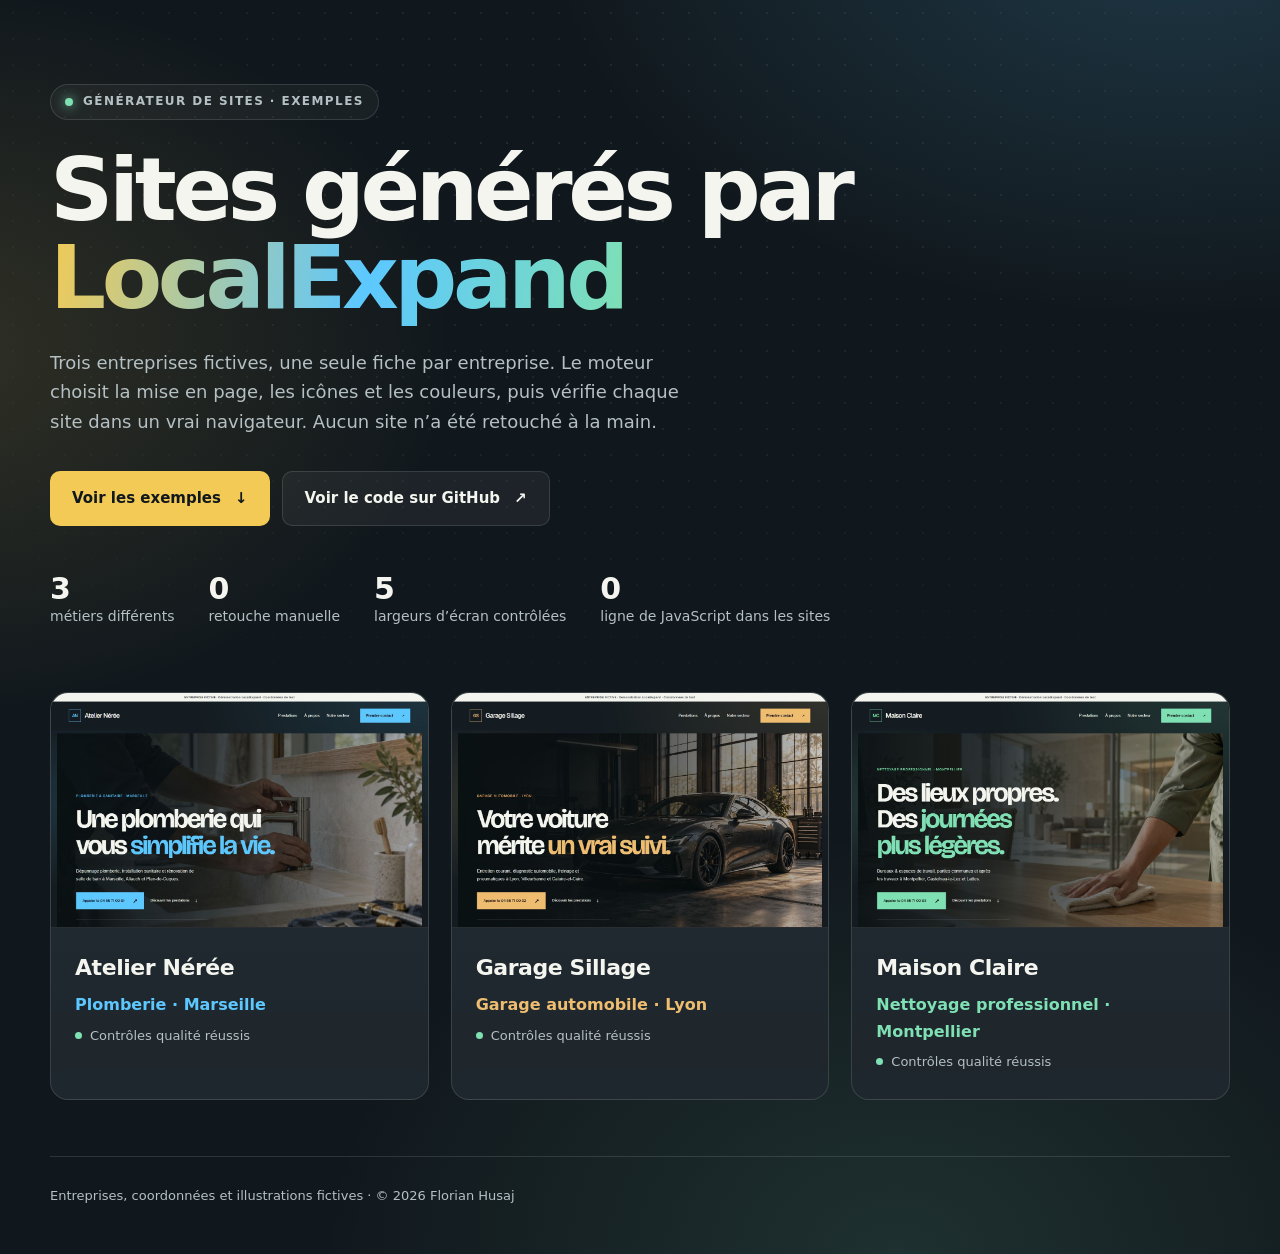
<file: docs/index.html>
<!doctype html><html lang="fr"><head><meta charset="utf-8"><meta name="viewport" content="width=device-width,initial-scale=1"><title>LocalExpand — exemples de sites générés</title><meta name="description" content="Trois sites vitrines générés automatiquement par LocalExpand à partir d’une simple fiche entreprise."><link rel="stylesheet" href="vitrine.css"></head>
<body><main><p class="eyebrow">Générateur de sites · Exemples</p><h1>Sites générés par <em>LocalExpand</em></h1>
<p class="intro">Trois entreprises fictives, une seule fiche par entreprise. Le moteur choisit la mise en page, les icônes et les couleurs, puis vérifie chaque site dans un vrai navigateur. Aucun site n’a été retouché à la main.</p>
<div class="actions"><a class="btn" href="#exemples">Voir les exemples <span aria-hidden="true">↓</span></a><a class="btn ghost" href="https://github.com/lesuperf/localexpand-generateur">Voir le code sur GitHub <span aria-hidden="true">↗</span></a></div>
<ul class="stats"><li><strong>3</strong>métiers différents</li><li><strong>0</strong>retouche manuelle</li><li><strong>5</strong>largeurs d’écran contrôlées</li><li><strong>0</strong>ligne de JavaScript dans les sites</li></ul>
<nav class="grid" id="exemples" aria-label="Exemples de sites"><a class="card" style="--accent:#5cc8ff" href="plombier/index.html"><div class="shot"><img src="apercus/plombier.jpg" alt="" width="1280" height="800" loading="lazy"></div><div class="body"><strong>Atelier Nérée</strong><span class="trade">Plomberie · Marseille</span><small>Contrôles qualité réussis</small></div></a><a class="card" style="--accent:#efbd70" href="garage/index.html"><div class="shot"><img src="apercus/garage.jpg" alt="" width="1280" height="800" loading="lazy"></div><div class="body"><strong>Garage Sillage</strong><span class="trade">Garage automobile · Lyon</span><small>Contrôles qualité réussis</small></div></a><a class="card" style="--accent:#7fe0b4" href="nettoyage/index.html"><div class="shot"><img src="apercus/nettoyage.jpg" alt="" width="1280" height="800" loading="lazy"></div><div class="body"><strong>Maison Claire</strong><span class="trade">Nettoyage professionnel · Montpellier</span><small>Contrôles qualité réussis</small></div></a></nav></main>
<footer>Entreprises, coordonnées et illustrations fictives · © 2026 Florian Husaj</footer></body></html>
</file>
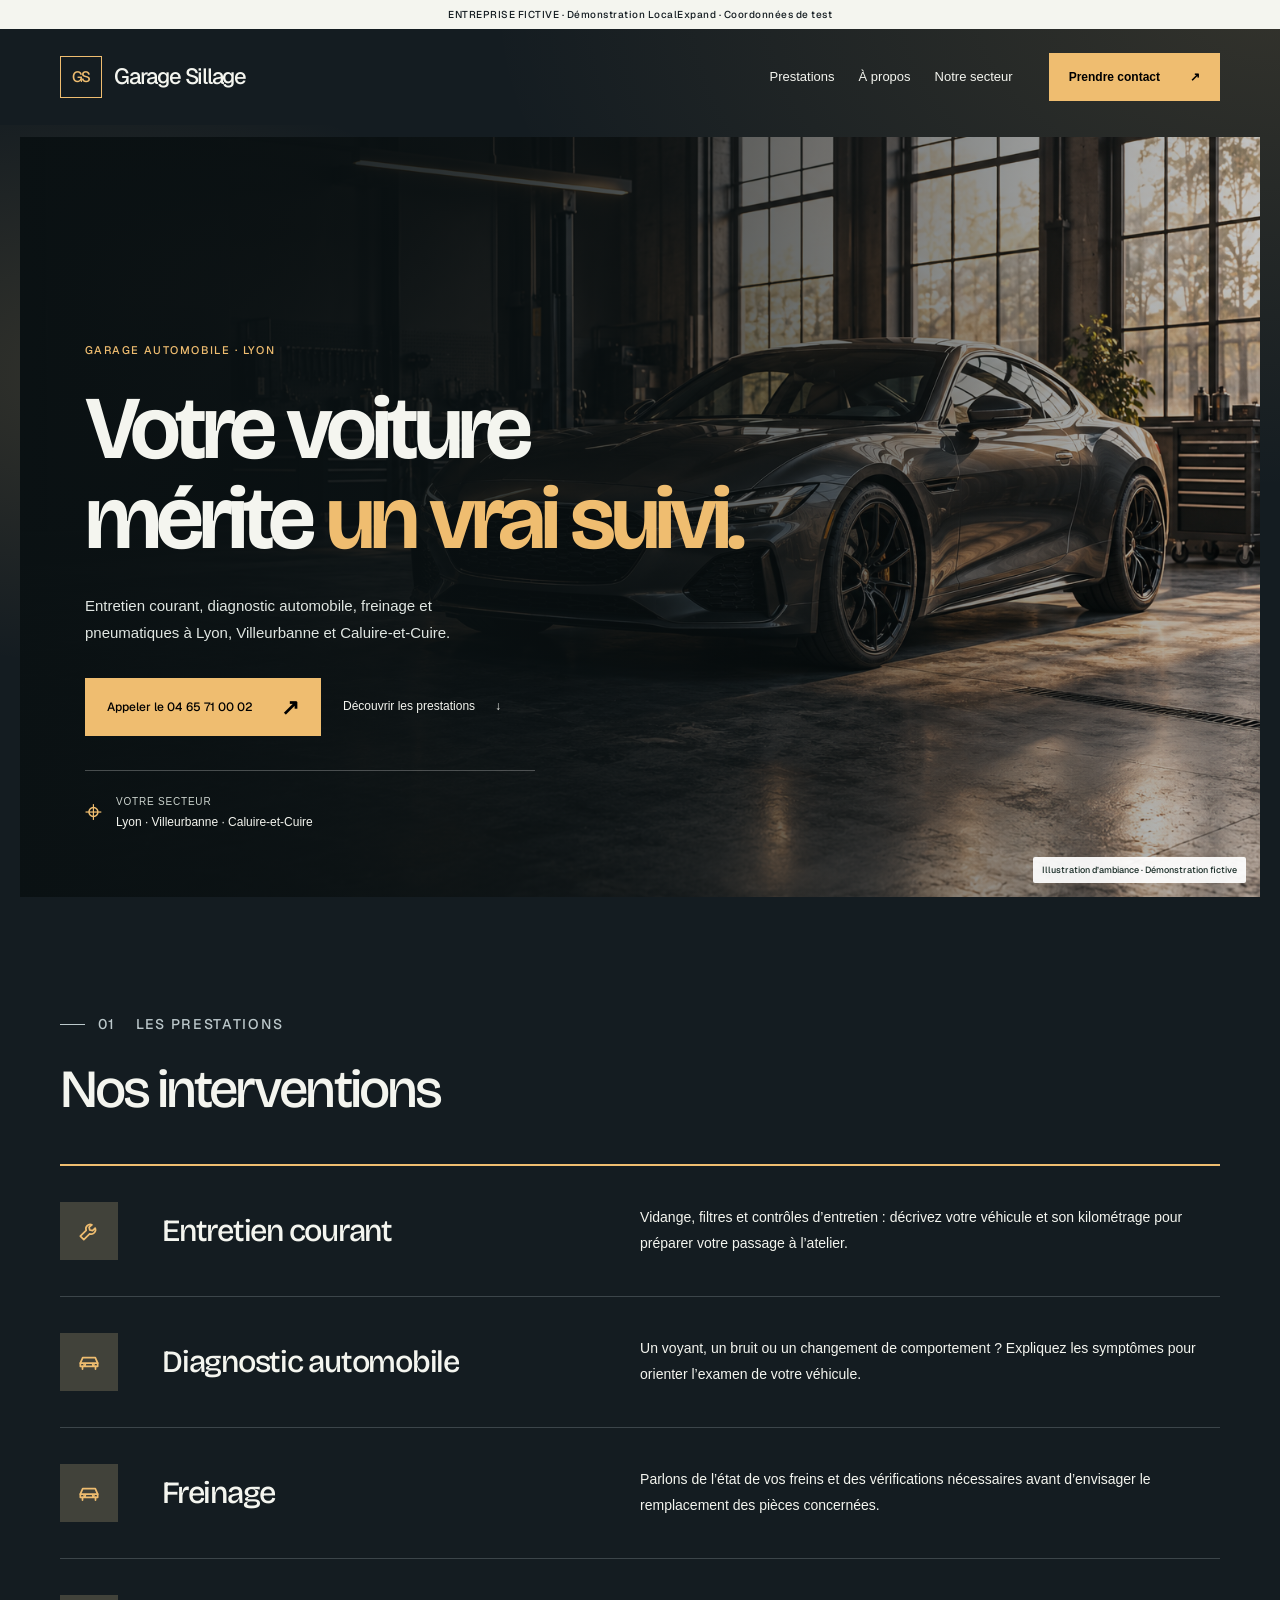
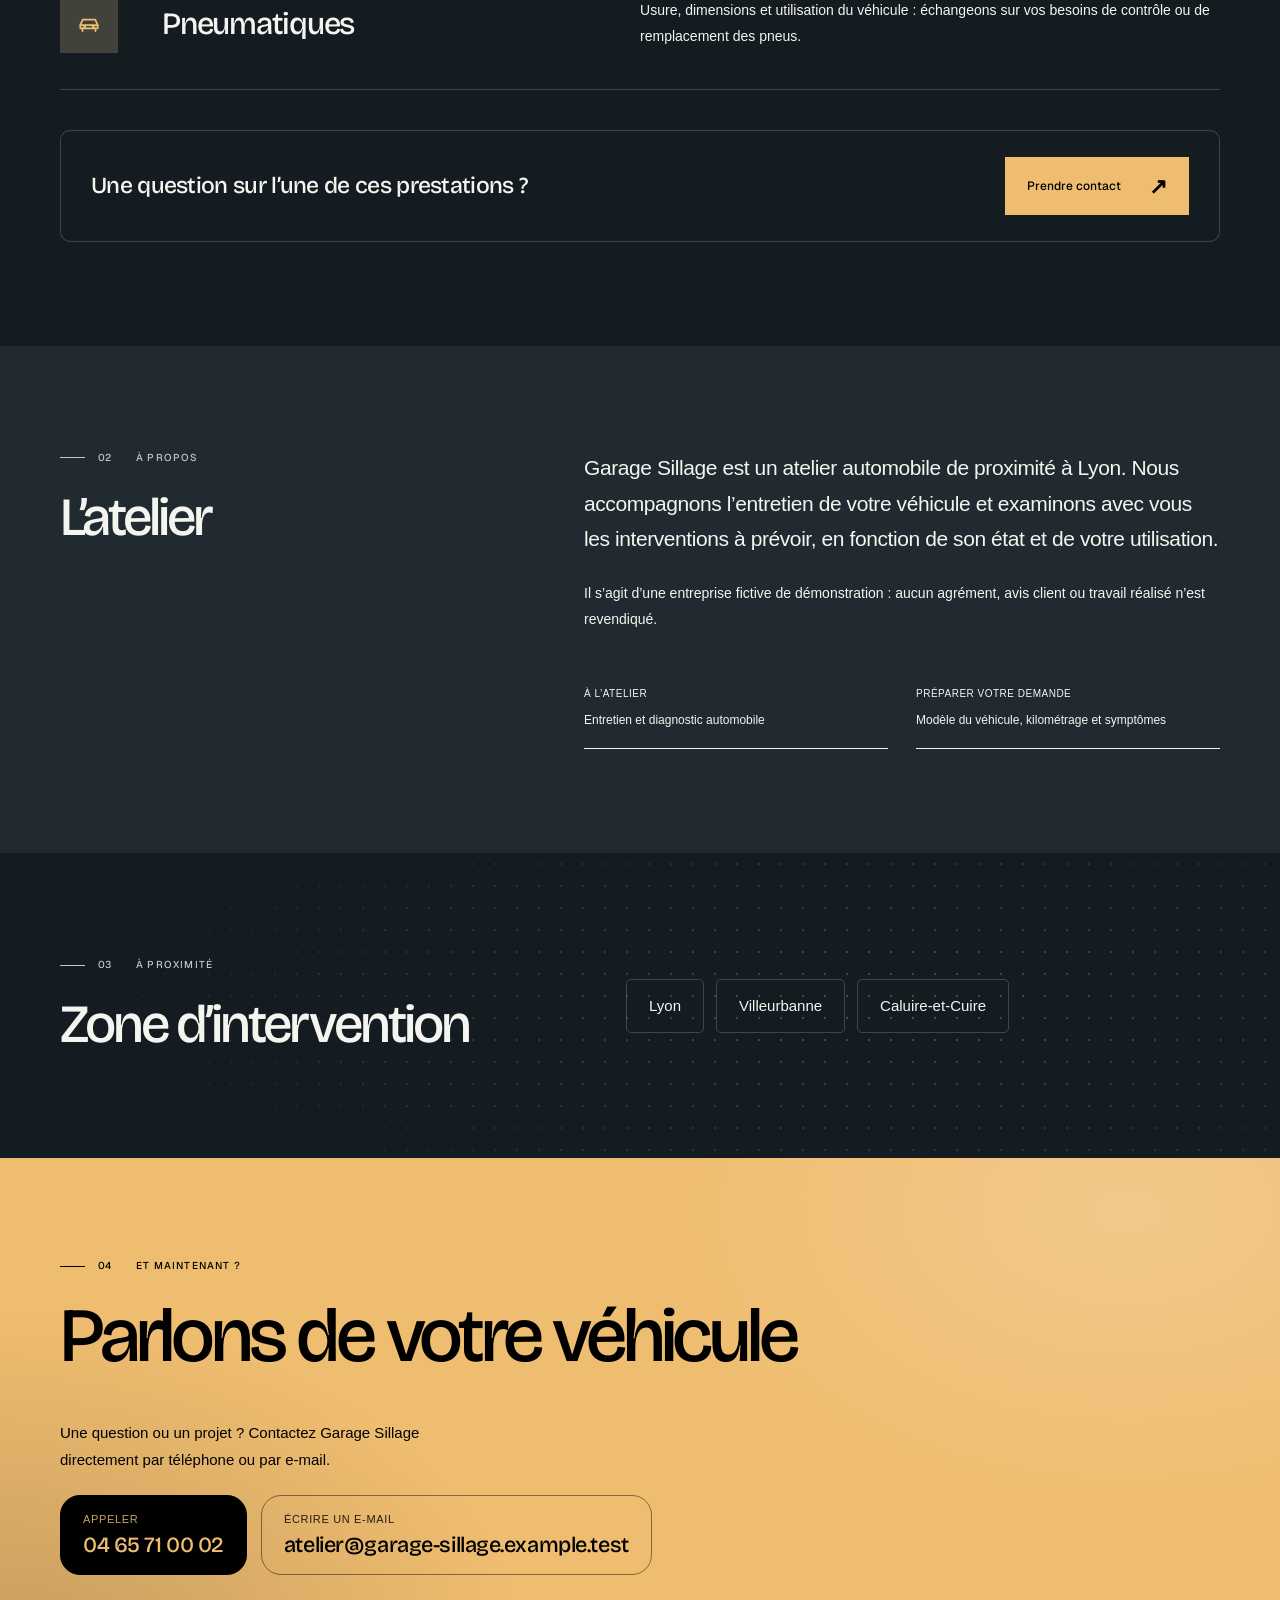
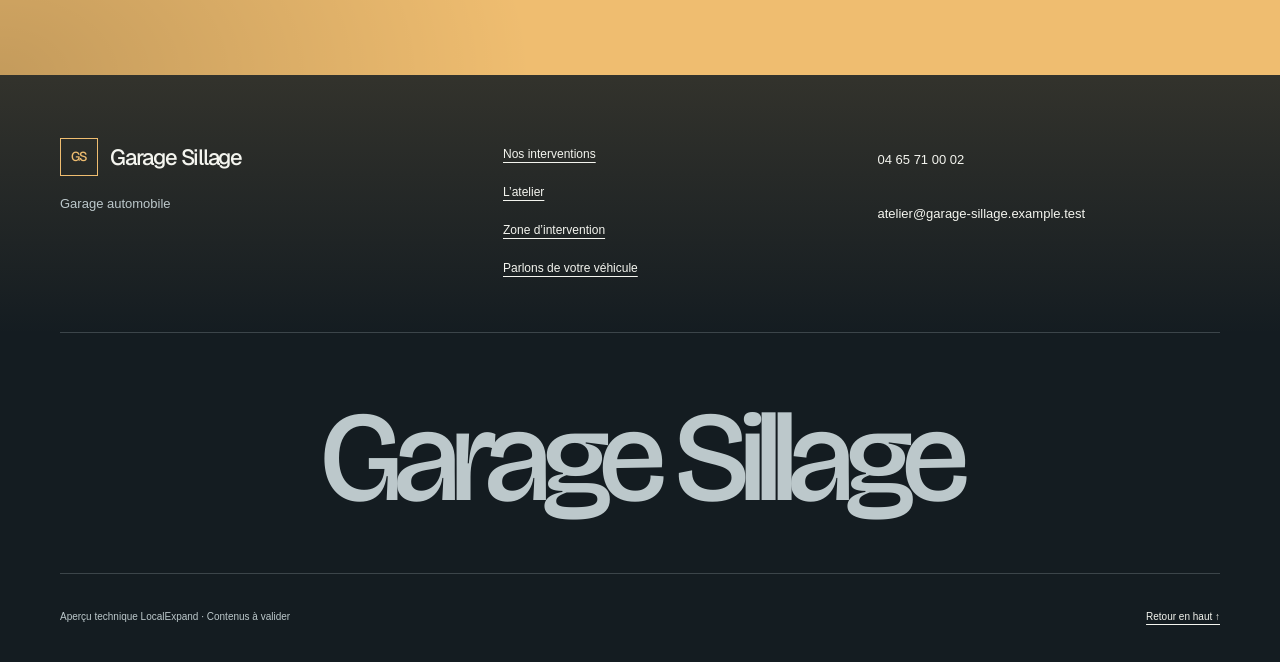
<file: docs/garage/index.html>
<!DOCTYPE html>
<html lang="fr"><head><meta charset="utf-8"/><meta content="width=device-width,initial-scale=1" name="viewport"/><meta content="noindex, nofollow" name="robots"/><meta content="default-src 'none'; img-src 'self' data:; font-src data:; style-src 'self' 'unsafe-inline'; base-uri 'none'; form-action 'none'" http-equiv="Content-Security-Policy"/><title>Garage Sillage — Garage automobile</title><meta content="Garage Sillage : Entretien courant, diagnostic automobile, freinage et pneumatiques à Lyon, Villeurbanne et Caluire-et-Cuire." name="description"/><script type="application/ld+json">{"@context": "https://schema.org", "@type": "LocalBusiness", "name": "Garage Sillage", "telephone": "04 65 71 00 02", "email": "atelier@garage-sillage.example.test", "areaServed": ["Lyon", "Villeurbanne", "Caluire-et-Cuire"], "description": "Garage Sillage est un atelier automobile de proximité à Lyon. Nous accompagnons l’entretien de votre véhicule et examinons avec vous les interventions à prévoir, en fonction de son état et de votre utilisation. Il s’agit d’une entreprise fictive de démonstration : aucun agrément, avis client ou trav", "makesOffer": [{"@type": "Offer", "itemOffered": {"@type": "Service", "name": "Entretien courant"}}, {"@type": "Offer", "itemOffered": {"@type": "Service", "name": "Diagnostic automobile"}}, {"@type": "Offer", "itemOffered": {"@type": "Service", "name": "Freinage"}}, {"@type": "Offer", "itemOffered": {"@type": "Service", "name": "Pneumatiques"}}]}</script><link href="styles.css" rel="stylesheet"/></head><body class="le-page le-essential" data-renderer="components-foundation-v1" data-theme="contraste"><a class="le-skip" href="#contenu">Aller au contenu</a><div class="le-preview-note">ENTREPRISE FICTIVE · Démonstration LocalExpand · Coordonnées de test</div><header class="le-header le-header--inline" data-component="header" data-variant="inline"><div class="le-wrap"><a class="le-brand" href="#contenu"><span aria-hidden="true" class="le-brand-symbol">GS</span><span class="le-brand-name">Garage Sillage</span></a><div class="le-desktop-nav"><nav aria-label="Navigation principale"><a href="#prestations">Prestations</a><a href="#presentation">À propos</a><a href="#zones">Notre secteur</a></nav><a class="le-header-cta" href="#contact">Prendre contact <span aria-hidden="true">↗</span></a></div><details class="le-mobile-nav"><summary>Menu <span aria-hidden="true">＋</span></summary><nav aria-label="Navigation mobile"><a href="#prestations">Prestations</a><a href="#presentation">À propos</a><a href="#zones">Notre secteur</a><a href="#contact">Contact</a></nav></details></div></header><main id="contenu" tabindex="-1"><section class="le-hero le-hero--split" data-component="hero" data-variant="split" id="accueil"><div class="le-wrap"><div class="le-hero-copy"><p class="le-eyebrow">Garage automobile · Lyon</p><h1>Votre voiture mérite <span class="le-title-accent">un vrai suivi.</span></h1><p class="le-lead">Entretien courant, diagnostic automobile, freinage et pneumatiques à Lyon, Villeurbanne et Caluire-et-Cuire.</p><div class="le-hero-actions"><a class="le-button le-button--call" href="tel:0465710002">Appeler le 04 65 71 00 02</a><a class="le-hero-secondary" href="#prestations">Découvrir les prestations <span aria-hidden="true">↓</span></a></div><div class="le-hero-location"><span aria-hidden="true" class="le-location-icon">⌖</span><div><span>Votre secteur</span><p>Lyon · Villeurbanne · Caluire-et-Cuire</p></div></div></div><figure class="le-hero-image"><img alt="Illustration générée d’un atelier sombre avec roue automobile, disque de frein et éclairage ambré." height="900" loading="eager" src="assets/f47efb9a84148032fab4761e.png" width="1280"/><figcaption>Illustration d’ambiance · Démonstration fictive</figcaption></figure></div></section><section aria-labelledby="prestations-titre" class="le-section le-services le-services--list" data-component="services" data-variant="list" id="prestations"><div class="le-wrap"><div class="le-section-heading"><p class="le-section-kicker"><span aria-hidden="true">01</span>Les prestations</p><h2 id="prestations-titre">Nos interventions</h2></div><ol class="le-services-items"><li><span aria-hidden="true" class="le-service-icon"><svg aria-hidden="true" class="le-icon" fill="none" focusable="false" height="24" stroke="currentColor" stroke-linecap="round" stroke-linejoin="round" stroke-width="1.6" viewbox="0 0 24 24" width="24"><path d="M14.7 6.3a4 4 0 0 0-5.3 5.1L4 16.8 7.2 20l5.4-5.4a4 4 0 0 0 5.1-5.3l-2.4 2.4-2.6-.6-.6-2.6z"></path></svg></span><h3>Entretien courant</h3><p>Vidange, filtres et contrôles d’entretien : décrivez votre véhicule et son kilométrage pour préparer votre passage à l’atelier.</p></li><li><span aria-hidden="true" class="le-service-icon"><svg aria-hidden="true" class="le-icon" fill="none" focusable="false" height="24" stroke="currentColor" stroke-linecap="round" stroke-linejoin="round" stroke-width="1.6" viewbox="0 0 24 24" width="24"><path d="M4 16v-3l2.2-5h11.6L20 13v3z"></path><path d="M6 16v2.5M18 16v2.5M4 13h16"></path><circle cx="8" cy="14.5" r=".6"></circle><circle cx="16" cy="14.5" r=".6"></circle></svg></span><h3>Diagnostic automobile</h3><p>Un voyant, un bruit ou un changement de comportement ? Expliquez les symptômes pour orienter l’examen de votre véhicule.</p></li><li><span aria-hidden="true" class="le-service-icon"><svg aria-hidden="true" class="le-icon" fill="none" focusable="false" height="24" stroke="currentColor" stroke-linecap="round" stroke-linejoin="round" stroke-width="1.6" viewbox="0 0 24 24" width="24"><path d="M4 16v-3l2.2-5h11.6L20 13v3z"></path><path d="M6 16v2.5M18 16v2.5M4 13h16"></path><circle cx="8" cy="14.5" r=".6"></circle><circle cx="16" cy="14.5" r=".6"></circle></svg></span><h3>Freinage</h3><p>Parlons de l’état de vos freins et des vérifications nécessaires avant d’envisager le remplacement des pièces concernées.</p></li><li><span aria-hidden="true" class="le-service-icon"><svg aria-hidden="true" class="le-icon" fill="none" focusable="false" height="24" stroke="currentColor" stroke-linecap="round" stroke-linejoin="round" stroke-width="1.6" viewbox="0 0 24 24" width="24"><path d="M4 16v-3l2.2-5h11.6L20 13v3z"></path><path d="M6 16v2.5M18 16v2.5M4 13h16"></path><circle cx="8" cy="14.5" r=".6"></circle><circle cx="16" cy="14.5" r=".6"></circle></svg></span><h3>Pneumatiques</h3><p>Usure, dimensions et utilisation du véhicule : échangeons sur vos besoins de contrôle ou de remplacement des pneus.</p></li></ol><div class="le-services-cta"><p>Une question sur l’une de ces prestations ?</p><a class="le-button" href="#contact">Prendre contact</a></div></div></section><section aria-labelledby="presentation-titre" class="le-section le-about le-about--editorial" data-component="about" data-variant="editorial" id="presentation"><div class="le-wrap"><div class="le-section-heading"><p class="le-section-kicker"><span aria-hidden="true">02</span>À propos</p><h2 id="presentation-titre">L’atelier</h2></div><div class="le-prose"><p>Garage Sillage est un atelier automobile de proximité à Lyon. Nous accompagnons l’entretien de votre véhicule et examinons avec vous les interventions à prévoir, en fonction de son état et de votre utilisation.</p><p>Il s’agit d’une entreprise fictive de démonstration : aucun agrément, avis client ou travail réalisé n’est revendiqué.</p><dl class="le-facts"><div><dt>À l’atelier</dt><dd>Entretien et diagnostic automobile</dd></div><div><dt>Préparer votre demande</dt><dd>Modèle du véhicule, kilométrage et symptômes</dd></div></dl></div></div></section><section aria-labelledby="zones-titre" class="le-section le-areas le-areas--chips" data-component="areas" data-variant="chips" id="zones"><div class="le-wrap"><div class="le-section-heading"><p class="le-section-kicker"><span aria-hidden="true">03</span>À proximité</p><h2 id="zones-titre">Zone d’intervention</h2></div><ul class="le-zone-list"><li>Lyon</li><li>Villeurbanne</li><li>Caluire-et-Cuire</li></ul></div></section><section aria-labelledby="contact-titre" class="le-section le-contact le-contact--split" data-component="contact" data-variant="split" id="contact"><div class="le-wrap"><div class="le-section-heading"><p class="le-section-kicker"><span aria-hidden="true">04</span>Et maintenant ?</p><h2 id="contact-titre">Parlons de votre véhicule</h2></div><div class="le-contact-layout"><div class="le-contact-copy"><p>Une question ou un projet ? Contactez Garage Sillage directement par téléphone ou par e-mail.</p><div class="le-contact-actions"><a class="le-contact-action le-contact-action--primary" href="tel:0465710002"><span>Appeler</span><strong>04 65 71 00 02</strong></a><a class="le-contact-action" href="mailto:atelier@garage-sillage.example.test"><span>Écrire un e-mail</span><strong>atelier@garage-sillage.example.test</strong></a></div></div></div></div></section><div class="le-mobile-contact"><span>Garage Sillage<small>04 65 71 00 02</small></span><a href="tel:0465710002">Appeler <span aria-hidden="true">↗</span></a></div></main><footer class="le-footer le-footer--columns" data-component="footer" data-variant="columns"><div class="le-wrap"><div class="le-footer-grid"><div><a class="le-brand" href="#contenu"><span aria-hidden="true" class="le-brand-symbol">GS</span><span class="le-brand-name">Garage Sillage</span></a><p>Garage automobile</p></div><nav aria-label="Navigation du pied de page"><a href="#prestations">Nos interventions</a><a href="#presentation">L’atelier</a><a href="#zones">Zone d’intervention</a><a href="#contact">Parlons de votre véhicule</a></nav><div class="le-contact-links"><a href="tel:0465710002">04 65 71 00 02</a><a href="mailto:atelier@garage-sillage.example.test">atelier@garage-sillage.example.test</a></div></div><div aria-hidden="true" class="le-footer-wordmark">Garage Sillage</div><div class="le-footer-note"><small>Aperçu technique LocalExpand · Contenus à valider</small><a href="#contenu">Retour en haut ↑</a></div></div></footer></body></html>
</file>
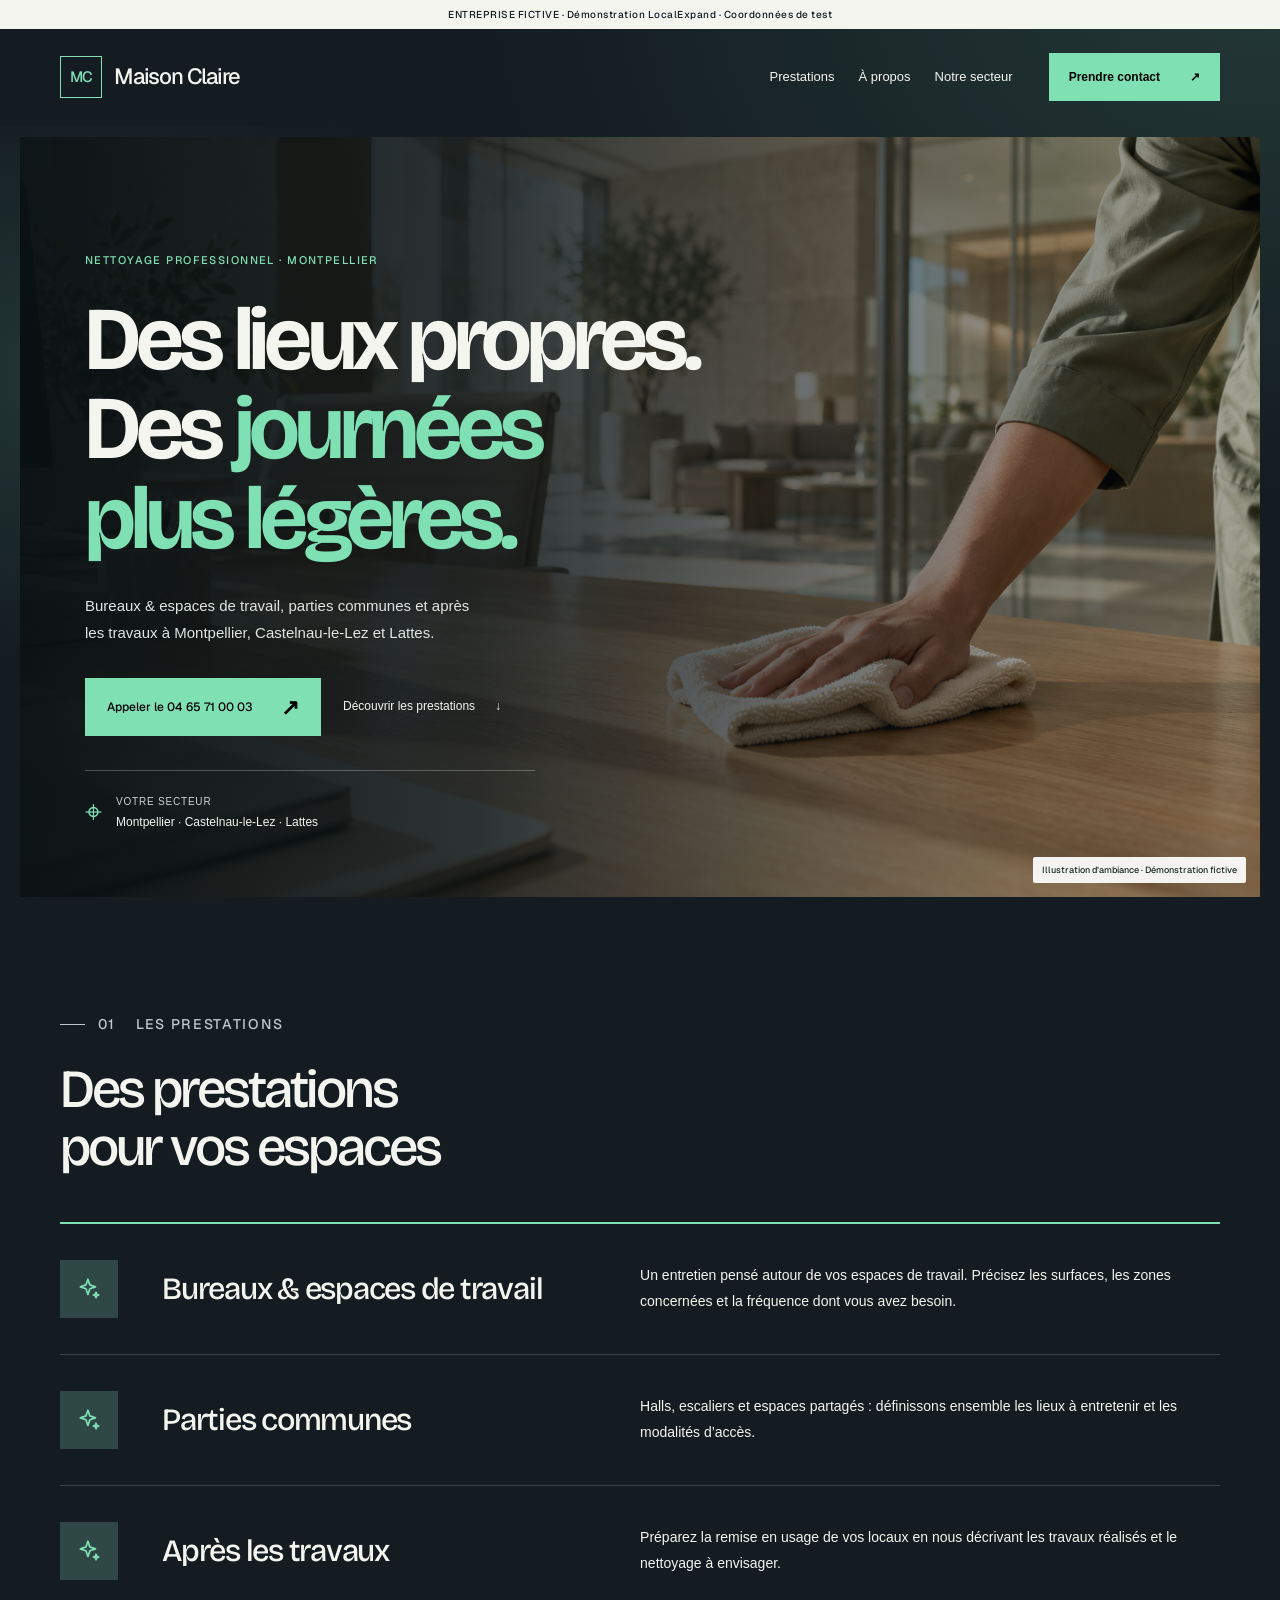
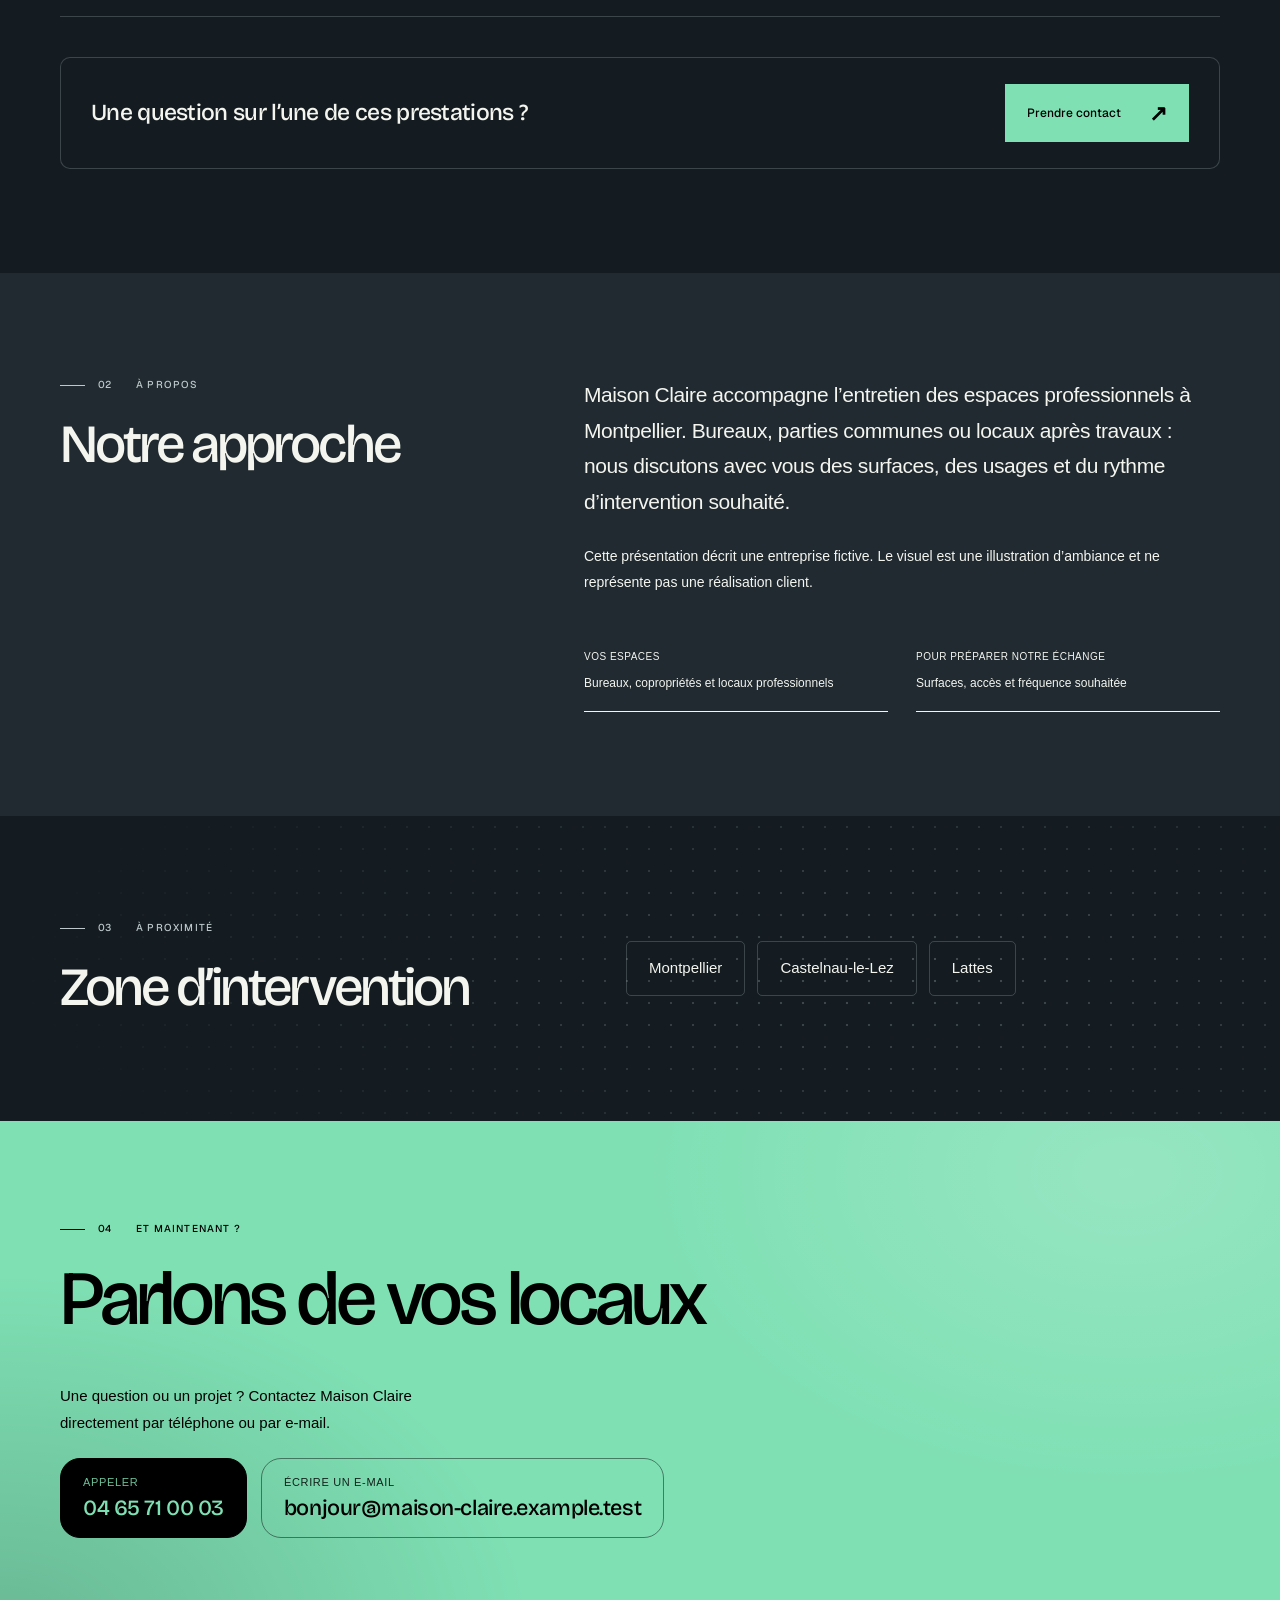
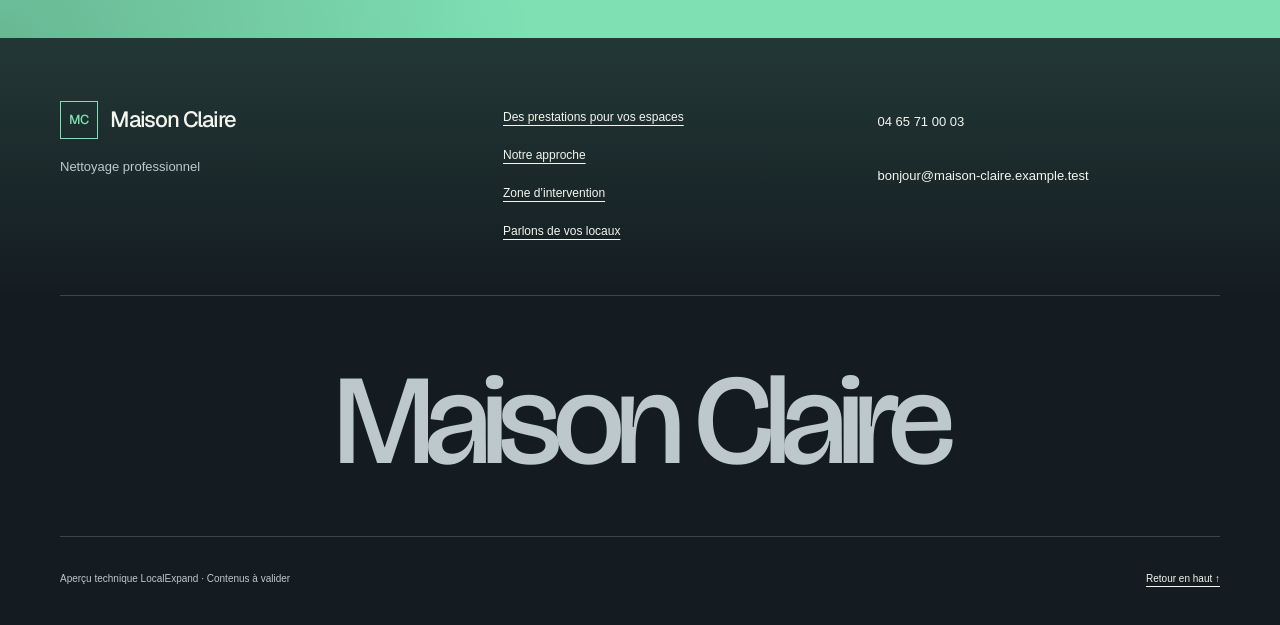
<file: docs/nettoyage/index.html>
<!DOCTYPE html>
<html lang="fr"><head><meta charset="utf-8"/><meta content="width=device-width,initial-scale=1" name="viewport"/><meta content="noindex, nofollow" name="robots"/><meta content="default-src 'none'; img-src 'self' data:; font-src data:; style-src 'self' 'unsafe-inline'; base-uri 'none'; form-action 'none'" http-equiv="Content-Security-Policy"/><title>Maison Claire — Nettoyage professionnel</title><meta content="Maison Claire : Bureaux &amp; espaces de travail, parties communes et après les travaux à Montpellier, Castelnau-le-Lez et Lattes." name="description"/><script type="application/ld+json">{"@context": "https://schema.org", "@type": "LocalBusiness", "name": "Maison Claire", "telephone": "04 65 71 00 03", "email": "bonjour@maison-claire.example.test", "areaServed": ["Montpellier", "Castelnau-le-Lez", "Lattes"], "description": "Maison Claire accompagne l’entretien des espaces professionnels à Montpellier. Bureaux, parties communes ou locaux après travaux : nous discutons avec vous des surfaces, des usages et du rythme d’intervention souhaité. Cette présentation décrit une entreprise fictive. Le visuel est une illustration ", "makesOffer": [{"@type": "Offer", "itemOffered": {"@type": "Service", "name": "Bureaux \u0026 espaces de travail"}}, {"@type": "Offer", "itemOffered": {"@type": "Service", "name": "Parties communes"}}, {"@type": "Offer", "itemOffered": {"@type": "Service", "name": "Après les travaux"}}]}</script><link href="styles.css" rel="stylesheet"/></head><body class="le-page le-essential" data-renderer="components-foundation-v1" data-theme="contraste"><a class="le-skip" href="#contenu">Aller au contenu</a><div class="le-preview-note">ENTREPRISE FICTIVE · Démonstration LocalExpand · Coordonnées de test</div><header class="le-header le-header--inline" data-component="header" data-variant="inline"><div class="le-wrap"><a class="le-brand" href="#contenu"><span aria-hidden="true" class="le-brand-symbol">MC</span><span class="le-brand-name">Maison Claire</span></a><div class="le-desktop-nav"><nav aria-label="Navigation principale"><a href="#prestations">Prestations</a><a href="#presentation">À propos</a><a href="#zones">Notre secteur</a></nav><a class="le-header-cta" href="#contact">Prendre contact <span aria-hidden="true">↗</span></a></div><details class="le-mobile-nav"><summary>Menu <span aria-hidden="true">＋</span></summary><nav aria-label="Navigation mobile"><a href="#prestations">Prestations</a><a href="#presentation">À propos</a><a href="#zones">Notre secteur</a><a href="#contact">Contact</a></nav></details></div></header><main id="contenu" tabindex="-1"><section class="le-hero le-hero--split" data-component="hero" data-variant="split" id="accueil"><div class="le-wrap"><div class="le-hero-copy"><p class="le-eyebrow">Nettoyage professionnel · Montpellier</p><h1>Des lieux propres. Des <span class="le-title-accent">journées plus légères.</span></h1><p class="le-lead">Bureaux &amp; espaces de travail, parties communes et après les travaux à Montpellier, Castelnau-le-Lez et Lattes.</p><div class="le-hero-actions"><a class="le-button le-button--call" href="tel:0465710003">Appeler le 04 65 71 00 03</a><a class="le-hero-secondary" href="#prestations">Découvrir les prestations <span aria-hidden="true">↓</span></a></div><div class="le-hero-location"><span aria-hidden="true" class="le-location-icon">⌖</span><div><span>Votre secteur</span><p>Montpellier · Castelnau-le-Lez · Lattes</p></div></div></div><figure class="le-hero-image"><img alt="Illustration générée d’un espace de bureau lumineux, de verre, de textiles et d’accessoires d’entretien verts." height="900" loading="eager" src="assets/af9f7a604c3305cf031f2d3c.png" width="1280"/><figcaption>Illustration d’ambiance · Démonstration fictive</figcaption></figure></div></section><section aria-labelledby="prestations-titre" class="le-section le-services le-services--list" data-component="services" data-variant="list" id="prestations"><div class="le-wrap"><div class="le-section-heading"><p class="le-section-kicker"><span aria-hidden="true">01</span>Les prestations</p><h2 id="prestations-titre">Des prestations pour vos espaces</h2></div><ol class="le-services-items"><li><span aria-hidden="true" class="le-service-icon"><svg aria-hidden="true" class="le-icon" fill="none" focusable="false" height="24" stroke="currentColor" stroke-linecap="round" stroke-linejoin="round" stroke-width="1.6" viewbox="0 0 24 24" width="24"><path d="M11 3l1.8 5.2L18 10l-5.2 1.8L11 17l-1.8-5.2L4 10l5.2-1.8z"></path><path d="M18.5 15l.7 1.8 1.8.7-1.8.7-.7 1.8-.7-1.8-1.8-.7 1.8-.7z"></path></svg></span><h3>Bureaux &amp; espaces de travail</h3><p>Un entretien pensé autour de vos espaces de travail. Précisez les surfaces, les zones concernées et la fréquence dont vous avez besoin.</p></li><li><span aria-hidden="true" class="le-service-icon"><svg aria-hidden="true" class="le-icon" fill="none" focusable="false" height="24" stroke="currentColor" stroke-linecap="round" stroke-linejoin="round" stroke-width="1.6" viewbox="0 0 24 24" width="24"><path d="M11 3l1.8 5.2L18 10l-5.2 1.8L11 17l-1.8-5.2L4 10l5.2-1.8z"></path><path d="M18.5 15l.7 1.8 1.8.7-1.8.7-.7 1.8-.7-1.8-1.8-.7 1.8-.7z"></path></svg></span><h3>Parties communes</h3><p>Halls, escaliers et espaces partagés : définissons ensemble les lieux à entretenir et les modalités d’accès.</p></li><li><span aria-hidden="true" class="le-service-icon"><svg aria-hidden="true" class="le-icon" fill="none" focusable="false" height="24" stroke="currentColor" stroke-linecap="round" stroke-linejoin="round" stroke-width="1.6" viewbox="0 0 24 24" width="24"><path d="M11 3l1.8 5.2L18 10l-5.2 1.8L11 17l-1.8-5.2L4 10l5.2-1.8z"></path><path d="M18.5 15l.7 1.8 1.8.7-1.8.7-.7 1.8-.7-1.8-1.8-.7 1.8-.7z"></path></svg></span><h3>Après les travaux</h3><p>Préparez la remise en usage de vos locaux en nous décrivant les travaux réalisés et le nettoyage à envisager.</p></li></ol><div class="le-services-cta"><p>Une question sur l’une de ces prestations ?</p><a class="le-button" href="#contact">Prendre contact</a></div></div></section><section aria-labelledby="presentation-titre" class="le-section le-about le-about--editorial" data-component="about" data-variant="editorial" id="presentation"><div class="le-wrap"><div class="le-section-heading"><p class="le-section-kicker"><span aria-hidden="true">02</span>À propos</p><h2 id="presentation-titre">Notre approche</h2></div><div class="le-prose"><p>Maison Claire accompagne l’entretien des espaces professionnels à Montpellier. Bureaux, parties communes ou locaux après travaux : nous discutons avec vous des surfaces, des usages et du rythme d’intervention souhaité.</p><p>Cette présentation décrit une entreprise fictive. Le visuel est une illustration d’ambiance et ne représente pas une réalisation client.</p><dl class="le-facts"><div><dt>Vos espaces</dt><dd>Bureaux, copropriétés et locaux professionnels</dd></div><div><dt>Pour préparer notre échange</dt><dd>Surfaces, accès et fréquence souhaitée</dd></div></dl></div></div></section><section aria-labelledby="zones-titre" class="le-section le-areas le-areas--chips" data-component="areas" data-variant="chips" id="zones"><div class="le-wrap"><div class="le-section-heading"><p class="le-section-kicker"><span aria-hidden="true">03</span>À proximité</p><h2 id="zones-titre">Zone d’intervention</h2></div><ul class="le-zone-list"><li>Montpellier</li><li>Castelnau-le-Lez</li><li>Lattes</li></ul></div></section><section aria-labelledby="contact-titre" class="le-section le-contact le-contact--split" data-component="contact" data-variant="split" id="contact"><div class="le-wrap"><div class="le-section-heading"><p class="le-section-kicker"><span aria-hidden="true">04</span>Et maintenant ?</p><h2 id="contact-titre">Parlons de vos locaux</h2></div><div class="le-contact-layout"><div class="le-contact-copy"><p>Une question ou un projet ? Contactez Maison Claire directement par téléphone ou par e-mail.</p><div class="le-contact-actions"><a class="le-contact-action le-contact-action--primary" href="tel:0465710003"><span>Appeler</span><strong>04 65 71 00 03</strong></a><a class="le-contact-action" href="mailto:bonjour@maison-claire.example.test"><span>Écrire un e-mail</span><strong>bonjour@maison-claire.example.test</strong></a></div></div></div></div></section><div class="le-mobile-contact"><span>Maison Claire<small>04 65 71 00 03</small></span><a href="tel:0465710003">Appeler <span aria-hidden="true">↗</span></a></div></main><footer class="le-footer le-footer--columns" data-component="footer" data-variant="columns"><div class="le-wrap"><div class="le-footer-grid"><div><a class="le-brand" href="#contenu"><span aria-hidden="true" class="le-brand-symbol">MC</span><span class="le-brand-name">Maison Claire</span></a><p>Nettoyage professionnel</p></div><nav aria-label="Navigation du pied de page"><a href="#prestations">Des prestations pour vos espaces</a><a href="#presentation">Notre approche</a><a href="#zones">Zone d’intervention</a><a href="#contact">Parlons de vos locaux</a></nav><div class="le-contact-links"><a href="tel:0465710003">04 65 71 00 03</a><a href="mailto:bonjour@maison-claire.example.test">bonjour@maison-claire.example.test</a></div></div><div aria-hidden="true" class="le-footer-wordmark">Maison Claire</div><div class="le-footer-note"><small>Aperçu technique LocalExpand · Contenus à valider</small><a href="#contenu">Retour en haut ↑</a></div></div></footer></body></html>
</file>
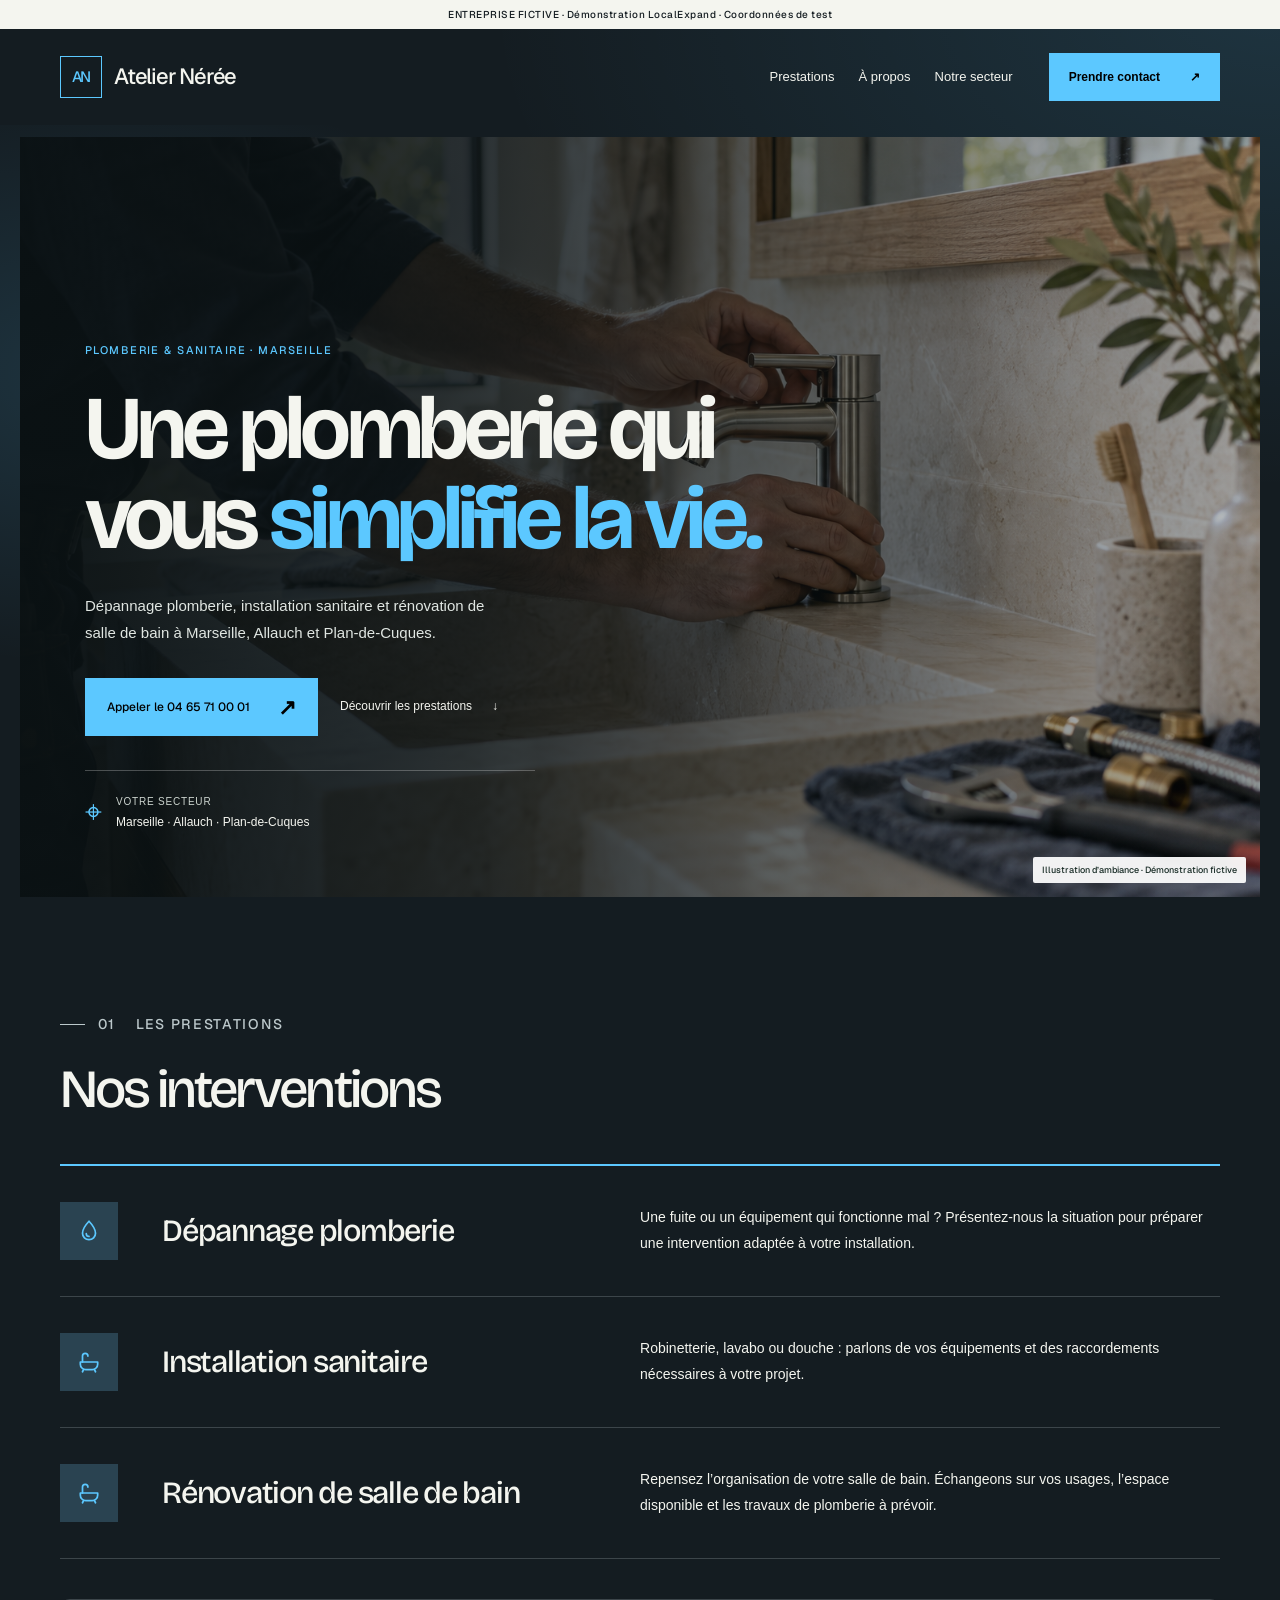
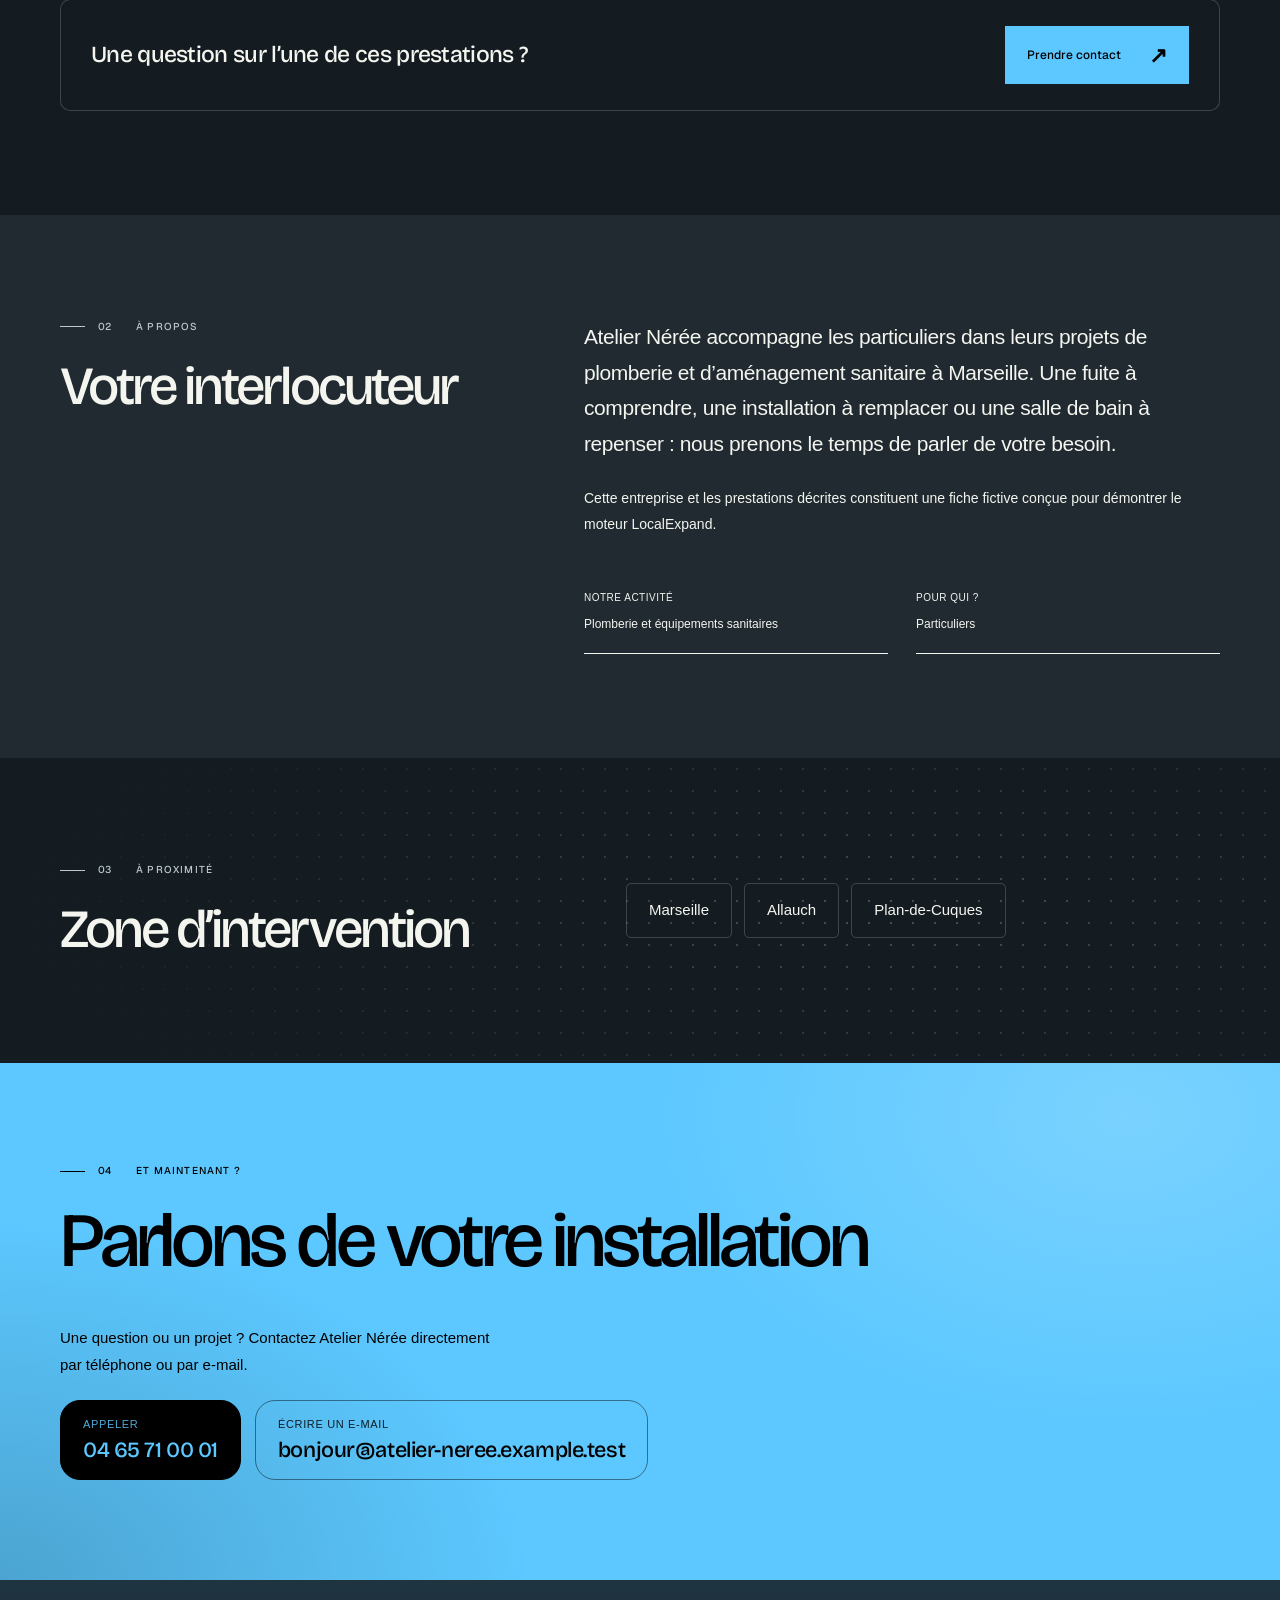
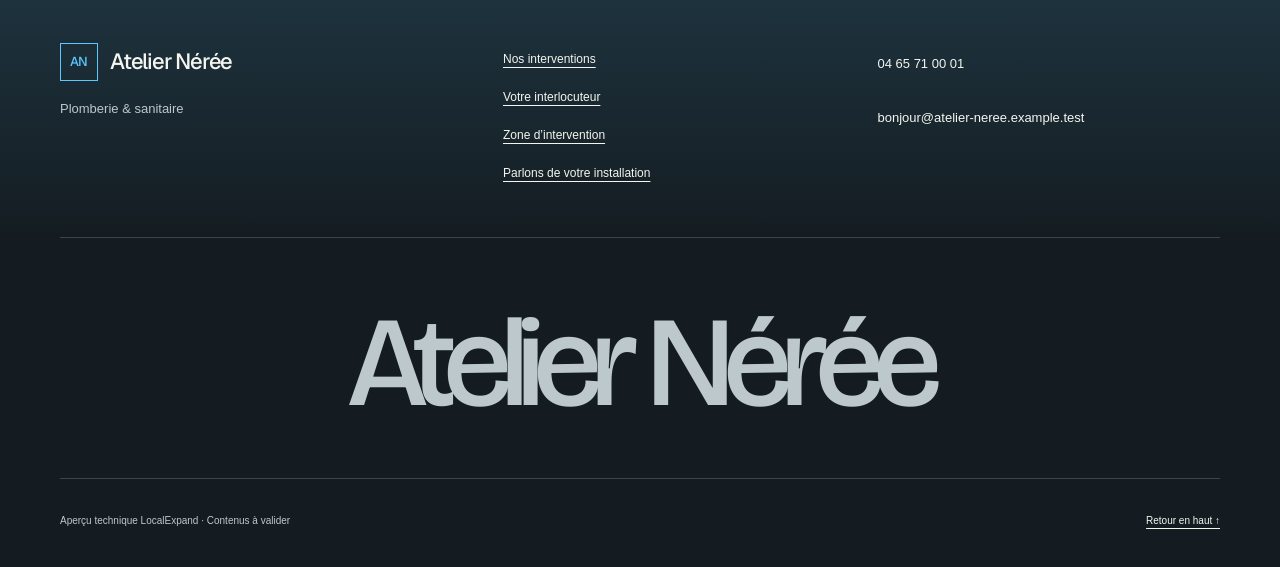
<file: docs/plombier/index.html>
<!DOCTYPE html>
<html lang="fr"><head><meta charset="utf-8"/><meta content="width=device-width,initial-scale=1" name="viewport"/><meta content="noindex, nofollow" name="robots"/><meta content="default-src 'none'; img-src 'self' data:; font-src data:; style-src 'self' 'unsafe-inline'; base-uri 'none'; form-action 'none'" http-equiv="Content-Security-Policy"/><title>Atelier Nérée — Plomberie &amp; sanitaire</title><meta content="Atelier Nérée : Dépannage plomberie, installation sanitaire et rénovation de salle de bain à Marseille, Allauch et Plan-de-Cuques." name="description"/><script type="application/ld+json">{"@context": "https://schema.org", "@type": "LocalBusiness", "name": "Atelier Nérée", "telephone": "04 65 71 00 01", "email": "bonjour@atelier-neree.example.test", "areaServed": ["Marseille", "Allauch", "Plan-de-Cuques"], "description": "Atelier Nérée accompagne les particuliers dans leurs projets de plomberie et d’aménagement sanitaire à Marseille. Une fuite à comprendre, une installation à remplacer ou une salle de bain à repenser : nous prenons le temps de parler de votre besoin. Cette entreprise et les prestations décrites const", "makesOffer": [{"@type": "Offer", "itemOffered": {"@type": "Service", "name": "Dépannage plomberie"}}, {"@type": "Offer", "itemOffered": {"@type": "Service", "name": "Installation sanitaire"}}, {"@type": "Offer", "itemOffered": {"@type": "Service", "name": "Rénovation de salle de bain"}}]}</script><link href="styles.css" rel="stylesheet"/></head><body class="le-page le-essential" data-renderer="components-foundation-v1" data-theme="contraste"><a class="le-skip" href="#contenu">Aller au contenu</a><div class="le-preview-note">ENTREPRISE FICTIVE · Démonstration LocalExpand · Coordonnées de test</div><header class="le-header le-header--inline" data-component="header" data-variant="inline"><div class="le-wrap"><a class="le-brand" href="#contenu"><span aria-hidden="true" class="le-brand-symbol">AN</span><span class="le-brand-name">Atelier Nérée</span></a><div class="le-desktop-nav"><nav aria-label="Navigation principale"><a href="#prestations">Prestations</a><a href="#presentation">À propos</a><a href="#zones">Notre secteur</a></nav><a class="le-header-cta" href="#contact">Prendre contact <span aria-hidden="true">↗</span></a></div><details class="le-mobile-nav"><summary>Menu <span aria-hidden="true">＋</span></summary><nav aria-label="Navigation mobile"><a href="#prestations">Prestations</a><a href="#presentation">À propos</a><a href="#zones">Notre secteur</a><a href="#contact">Contact</a></nav></details></div></header><main id="contenu" tabindex="-1"><section class="le-hero le-hero--split" data-component="hero" data-variant="split" id="accueil"><div class="le-wrap"><div class="le-hero-copy"><p class="le-eyebrow">Plomberie &amp; sanitaire · Marseille</p><h1>Une plomberie qui vous <span class="le-title-accent">simplifie la vie.</span></h1><p class="le-lead">Dépannage plomberie, installation sanitaire et rénovation de salle de bain à Marseille, Allauch et Plan-de-Cuques.</p><div class="le-hero-actions"><a class="le-button le-button--call" href="tel:0465710001">Appeler le 04 65 71 00 01</a><a class="le-hero-secondary" href="#prestations">Découvrir les prestations <span aria-hidden="true">↓</span></a></div><div class="le-hero-location"><span aria-hidden="true" class="le-location-icon">⌖</span><div><span>Votre secteur</span><p>Marseille · Allauch · Plan-de-Cuques</p></div></div></div><figure class="le-hero-image"><img alt="Illustration générée d’un espace sanitaire en pierre claire, avec robinetterie et tuyauterie en laiton." height="900" loading="eager" src="assets/33e1af8fa2d42f334d50c3ea.png" width="1280"/><figcaption>Illustration d’ambiance · Démonstration fictive</figcaption></figure></div></section><section aria-labelledby="prestations-titre" class="le-section le-services le-services--list" data-component="services" data-variant="list" id="prestations"><div class="le-wrap"><div class="le-section-heading"><p class="le-section-kicker"><span aria-hidden="true">01</span>Les prestations</p><h2 id="prestations-titre">Nos interventions</h2></div><ol class="le-services-items"><li><span aria-hidden="true" class="le-service-icon"><svg aria-hidden="true" class="le-icon" fill="none" focusable="false" height="24" stroke="currentColor" stroke-linecap="round" stroke-linejoin="round" stroke-width="1.6" viewbox="0 0 24 24" width="24"><path d="M12 3s6 6.4 6 11a6 6 0 0 1-12 0c0-4.6 6-11 6-11z"></path><path d="M9.5 14.5a2.5 2.5 0 0 0 2.5 2.5"></path></svg></span><h3>Dépannage plomberie</h3><p>Une fuite ou un équipement qui fonctionne mal ? Présentez-nous la situation pour préparer une intervention adaptée à votre installation.</p></li><li><span aria-hidden="true" class="le-service-icon"><svg aria-hidden="true" class="le-icon" fill="none" focusable="false" height="24" stroke="currentColor" stroke-linecap="round" stroke-linejoin="round" stroke-width="1.6" viewbox="0 0 24 24" width="24"><path d="M4 12h16v2a5 5 0 0 1-5 5H9a5 5 0 0 1-5-5z"></path><path d="M6 12V6.5a2.5 2.5 0 0 1 5 0"></path><path d="M7 19l-1 2M17 19l1 2"></path></svg></span><h3>Installation sanitaire</h3><p>Robinetterie, lavabo ou douche : parlons de vos équipements et des raccordements nécessaires à votre projet.</p></li><li><span aria-hidden="true" class="le-service-icon"><svg aria-hidden="true" class="le-icon" fill="none" focusable="false" height="24" stroke="currentColor" stroke-linecap="round" stroke-linejoin="round" stroke-width="1.6" viewbox="0 0 24 24" width="24"><path d="M4 12h16v2a5 5 0 0 1-5 5H9a5 5 0 0 1-5-5z"></path><path d="M6 12V6.5a2.5 2.5 0 0 1 5 0"></path><path d="M7 19l-1 2M17 19l1 2"></path></svg></span><h3>Rénovation de salle de bain</h3><p>Repensez l’organisation de votre salle de bain. Échangeons sur vos usages, l’espace disponible et les travaux de plomberie à prévoir.</p></li></ol><div class="le-services-cta"><p>Une question sur l’une de ces prestations ?</p><a class="le-button" href="#contact">Prendre contact</a></div></div></section><section aria-labelledby="presentation-titre" class="le-section le-about le-about--editorial" data-component="about" data-variant="editorial" id="presentation"><div class="le-wrap"><div class="le-section-heading"><p class="le-section-kicker"><span aria-hidden="true">02</span>À propos</p><h2 id="presentation-titre">Votre interlocuteur</h2></div><div class="le-prose"><p>Atelier Nérée accompagne les particuliers dans leurs projets de plomberie et d’aménagement sanitaire à Marseille. Une fuite à comprendre, une installation à remplacer ou une salle de bain à repenser : nous prenons le temps de parler de votre besoin.</p><p>Cette entreprise et les prestations décrites constituent une fiche fictive conçue pour démontrer le moteur LocalExpand.</p><dl class="le-facts"><div><dt>Notre activité</dt><dd>Plomberie et équipements sanitaires</dd></div><div><dt>Pour qui ?</dt><dd>Particuliers</dd></div></dl></div></div></section><section aria-labelledby="zones-titre" class="le-section le-areas le-areas--chips" data-component="areas" data-variant="chips" id="zones"><div class="le-wrap"><div class="le-section-heading"><p class="le-section-kicker"><span aria-hidden="true">03</span>À proximité</p><h2 id="zones-titre">Zone d’intervention</h2></div><ul class="le-zone-list"><li>Marseille</li><li>Allauch</li><li>Plan-de-Cuques</li></ul></div></section><section aria-labelledby="contact-titre" class="le-section le-contact le-contact--split" data-component="contact" data-variant="split" id="contact"><div class="le-wrap"><div class="le-section-heading"><p class="le-section-kicker"><span aria-hidden="true">04</span>Et maintenant ?</p><h2 id="contact-titre">Parlons de votre installation</h2></div><div class="le-contact-layout"><div class="le-contact-copy"><p>Une question ou un projet ? Contactez Atelier Nérée directement par téléphone ou par e-mail.</p><div class="le-contact-actions"><a class="le-contact-action le-contact-action--primary" href="tel:0465710001"><span>Appeler</span><strong>04 65 71 00 01</strong></a><a class="le-contact-action" href="mailto:bonjour@atelier-neree.example.test"><span>Écrire un e-mail</span><strong>bonjour@atelier-neree.example.test</strong></a></div></div></div></div></section><div class="le-mobile-contact"><span>Atelier Nérée<small>04 65 71 00 01</small></span><a href="tel:0465710001">Appeler <span aria-hidden="true">↗</span></a></div></main><footer class="le-footer le-footer--columns" data-component="footer" data-variant="columns"><div class="le-wrap"><div class="le-footer-grid"><div><a class="le-brand" href="#contenu"><span aria-hidden="true" class="le-brand-symbol">AN</span><span class="le-brand-name">Atelier Nérée</span></a><p>Plomberie &amp; sanitaire</p></div><nav aria-label="Navigation du pied de page"><a href="#prestations">Nos interventions</a><a href="#presentation">Votre interlocuteur</a><a href="#zones">Zone d’intervention</a><a href="#contact">Parlons de votre installation</a></nav><div class="le-contact-links"><a href="tel:0465710001">04 65 71 00 01</a><a href="mailto:bonjour@atelier-neree.example.test">bonjour@atelier-neree.example.test</a></div></div><div aria-hidden="true" class="le-footer-wordmark">Atelier Nérée</div><div class="le-footer-note"><small>Aperçu technique LocalExpand · Contenus à valider</small><a href="#contenu">Retour en haut ↑</a></div></div></footer></body></html>
</file>
<file: docs/vitrine.css>
/* Showcase page of the generated examples: dark, brand-tinted, tactile. */
:root{--paper:#11181d;--surface:#1b242a;--ink:#f4f5ef;--muted:#b4c0c4;--line:#ffffff1f;--yellow:#f2ca55;--blue:#5cc8ff;--mint:#7fe0b4;--amber:#efbd70;color-scheme:dark}
*{box-sizing:border-box}
body{margin:0;min-height:100vh;font:16px/1.65 system-ui,-apple-system,"Segoe UI",sans-serif;color:var(--ink);background-color:var(--paper);
  background-image:radial-gradient(900px 560px at 92% -6%,#5cc8ff2e,transparent 70%),radial-gradient(760px 520px at -6% 28%,#f2ca5524,transparent 70%),radial-gradient(820px 600px at 70% 100%,#7fe0b41f,transparent 70%);background-repeat:no-repeat;overflow-x:hidden}
body:before{content:'';position:fixed;inset:0;z-index:-1;pointer-events:none;background-image:radial-gradient(#ffffff17 1px,transparent 1.6px);background-size:26px 26px;-webkit-mask-image:radial-gradient(80% 70% at 50% 20%,#000,transparent);mask-image:radial-gradient(80% 70% at 50% 20%,#000,transparent)}
main{width:min(1180px,calc(100% - 40px));margin:auto;padding:84px 0 56px}
.eyebrow{display:inline-flex;align-items:center;gap:10px;margin:0 0 26px;padding:7px 14px;border:1px solid var(--line);border-radius:999px;background:#ffffff0a;font-size:12px;font-weight:600;letter-spacing:.12em;text-transform:uppercase;color:var(--muted)}
.eyebrow:before{content:'';width:8px;height:8px;border-radius:50%;background:var(--mint);box-shadow:0 0 12px var(--mint)}
h1{margin:0;max-width:15ch;font-size:clamp(42px,7vw,88px);line-height:1;letter-spacing:-.05em;font-weight:800}
h1 em{font-style:normal;background:linear-gradient(100deg,var(--yellow),var(--blue) 55%,var(--mint));-webkit-background-clip:text;background-clip:text;color:transparent}
.intro{max-width:58ch;margin:26px 0 0;color:var(--muted);font-size:18px}
.actions{display:flex;flex-wrap:wrap;gap:12px;margin-top:34px}
.btn{position:relative;overflow:hidden;isolation:isolate;display:inline-flex;align-items:center;gap:14px;min-height:52px;padding:14px 22px;border-radius:10px;font-weight:700;font-size:15px;text-decoration:none;color:#11181d;background:var(--yellow);-webkit-tap-highlight-color:transparent;transition:transform .22s cubic-bezier(.2,.7,.3,1),box-shadow .22s,filter .2s}
.btn.ghost{color:var(--ink);background:#ffffff0d;border:1px solid var(--line)}
.btn:before{content:'';position:absolute;inset:0;z-index:-1;background:linear-gradient(115deg,transparent 30%,#ffffff66 50%,transparent 70%);transform:translateX(-130%);transition:transform .65s cubic-bezier(.2,.7,.3,1)}
.btn:hover{transform:translateY(-2px);box-shadow:0 14px 30px #f2ca5547}
.btn.ghost:hover{box-shadow:0 14px 30px #0000004d;border-color:#ffffff40}
.btn:hover:before{transform:translateX(130%)}
.btn:active{transform:translateY(1px) scale(.97);filter:brightness(.94);box-shadow:0 3px 10px #0000004d;transition-duration:.07s}
.btn span{display:inline-block;transition:transform .22s}
.btn:hover span{transform:translate(3px,-3px)}
.stats{display:flex;flex-wrap:wrap;gap:12px 34px;margin:46px 0 0;padding:0;list-style:none;color:var(--muted);font-size:14px}
.stats strong{display:block;color:var(--ink);font-size:30px;line-height:1.1;letter-spacing:-.03em}
.grid{display:grid;grid-template-columns:repeat(3,minmax(0,1fr));gap:22px;margin-top:64px}
.card{--accent:var(--yellow);position:relative;display:flex;flex-direction:column;overflow:hidden;isolation:isolate;border:1px solid var(--line);border-radius:18px;background:linear-gradient(180deg,#ffffff0a,#ffffff03),var(--surface);color:inherit;text-decoration:none;-webkit-tap-highlight-color:transparent;transition:transform .28s cubic-bezier(.2,.7,.3,1),border-color .28s,box-shadow .28s}
.card:after{content:'';position:absolute;inset:auto -30% -60% -30%;height:70%;z-index:-1;background:radial-gradient(closest-side,color-mix(in srgb,var(--accent) 30%,transparent),transparent);opacity:0;transition:opacity .3s}
.card:hover{transform:translateY(-6px);border-color:color-mix(in srgb,var(--accent) 60%,transparent);box-shadow:0 24px 48px #00000059,0 0 0 1px color-mix(in srgb,var(--accent) 25%,transparent)}
.card:hover:after{opacity:1}
.card:active{transform:translateY(-1px) scale(.985);transition-duration:.08s}
.shot{position:relative;aspect-ratio:16/10;overflow:hidden;background:#0b1014;border-bottom:1px solid var(--line)}
.shot img{width:100%;height:100%;object-fit:cover;object-position:top;display:block;transition:transform .6s cubic-bezier(.2,.7,.3,1)}
.card:hover .shot img{transform:scale(1.05)}
.shot:after{content:'Voir le site ↗';position:absolute;right:14px;bottom:14px;padding:8px 13px;border-radius:999px;background:var(--accent);color:#11181d;font-size:13px;font-weight:700;opacity:0;transform:translateY(8px);transition:opacity .25s,transform .25s}
.card:hover .shot:after,.card:focus-visible .shot:after{opacity:1;transform:none}
.body{display:grid;gap:6px;padding:22px 24px 26px}
.body strong{font-size:22px;letter-spacing:-.02em}
.trade{color:var(--accent);font-weight:600}
.body small{display:flex;align-items:center;gap:8px;color:var(--muted);font-size:13px}
.body small:before{content:'';width:7px;height:7px;border-radius:50%;background:var(--mint)}
a:focus-visible{outline:3px solid var(--accent,var(--yellow));outline-offset:4px}
footer{width:min(1180px,calc(100% - 40px));margin:auto;padding:28px 0 48px;border-top:1px solid var(--line);color:var(--muted);font-size:13px}
@media(max-width:900px){.grid{grid-template-columns:1fr 1fr}}
@media(max-width:620px){main{padding-top:56px}.grid{grid-template-columns:1fr}.intro{font-size:16px}.btn{width:100%;justify-content:space-between}}
@media(prefers-reduced-motion:reduce){*,*:before,*:after{transition:none!important}.btn:hover,.btn:active,.card:hover,.card:active,.card:hover .shot img,.btn:hover span{transform:none}.btn:before{display:none}}
</file>
<file: docs/garage/styles.css>
:root{--primary:#efbd70;--accent:#35434d;--paper:#141c21;--surface:#202a30;--ink:#f4f5ef;--muted:#bcc8cb;--primary-ink:#efbd70;--on-primary:#000000;--on-accent:#ffffff;--radius:20px;--heading-font:Arial, sans-serif}
* {
  box-sizing:border-box
}
html {
  scroll-behavior:smooth
}
body.le-page {
  margin:0;
  background:var(--paper);
  color:var(--ink);
  font:16px/1.7 Arial,sans-serif
}
a {
  color:inherit;
  text-underline-offset:4px
}
img {
  max-width:100%;
  display:block
}
button,input,textarea {
  font:inherit
}
h1,h2,h3,p,figure,blockquote,dd {
  margin:0
}
h1,h2,h3 {
  font-family:var(--heading-font);
  line-height:1.1;
  letter-spacing:-.04em
}
h1 {
  font-size:clamp(36px,5.5vw,76px);
  max-width:20ch
}
h2 {
  font-size:clamp(28px,3.5vw,48px);
  margin-bottom:30px
}
h3 {
  font-size:23px;
  margin-bottom:14px
}
p,li,dd,dt,a,h1,h2,h3,figcaption {
  overflow-wrap:anywhere
}
p,dd {
  white-space:pre-line
}
a:focus-visible,summary:focus-visible,input:focus-visible,textarea:focus-visible,button:focus-visible {
  outline:3px solid var(--ink);
  outline-offset:5px
}
.le-wrap {
  width:min(1200px,calc(100% - 64px));
  margin:auto
}
.le-section {
  padding:76px 0
}
.le-section[id],.le-hero[id] {
  scroll-margin-top:24px
}
.le-skip {
  position:absolute;
  left:12px;
  top:12px;
  transform:translateY(-200%);
  padding:12px;
  background:var(--surface);
  color:var(--ink);
  z-index:10
}
.le-skip:focus {
  transform:none
}
.le-preview-note {
  padding:10px 20px;
  background:var(--ink);
  color:var(--paper);
  text-align:center;
  font-size:12px
}
.le-brand {
  display:inline-flex;
  align-items:center;
  gap:12px;
  font-size:19px;
  font-weight:700;
  text-decoration:none;
  min-width:0
}
.le-logo-image {
  width:48px;
  height:48px;
  object-fit:contain;
  flex:none
}
.le-header {
  padding:26px 0;
  border-bottom:1px solid var(--muted)
}
.le-header>.le-wrap {
  display:flex;
  align-items:center;
  justify-content:space-between;
  gap:30px
}
.le-header nav,.le-footer nav {
  display:flex;
  flex-wrap:wrap;
  gap:6px 20px
}
.le-header nav a,.le-footer a {
  display:inline-flex;
  align-items:center;
  min-height:44px;
  font-size:13px
}
.le-header--stacked>.le-wrap {
  display:block
}
.le-header--stacked nav {
  margin-top:18px;
  padding-top:14px;
  border-top:1px solid var(--muted)
}
.le-hero {
  padding:80px 0
}
.le-hero>.le-wrap {
  display:grid;
  grid-template-columns:minmax(0,1.15fr) minmax(0,.85fr);
  gap:60px;
  align-items:center
}
.le-eyebrow {
  font-size:12px;
  font-weight:700;
  letter-spacing:.08em;
  margin-bottom:20px;
  color:var(--muted)
}
.le-lead {
  margin:26px 0;
  max-width:65ch
}
.le-button {
  display:inline-flex;
  justify-content:center;
  align-items:center;
  min-height:48px;
  padding:12px 22px;
  background:var(--primary);
  color:var(--on-primary);
  font-weight:700;
  border-radius:var(--radius);
  text-decoration:none
}
.le-hero-image {
  overflow:hidden;
  border-radius:var(--radius)
}
.le-hero-image img {
  width:100%;
  height:auto;
  aspect-ratio:4/5;
  object-fit:cover
}
.le-identity {
  display:grid;
  place-items:center;
  min-height:360px;
  background:var(--accent);
  color:var(--on-accent);
  border-radius:var(--radius)
}
.le-identity span {
  font:700 clamp(60px,12vw,150px)/1 var(--heading-font);
  letter-spacing:-.07em
}
.le-hero--centered>.le-wrap {
  display:flex;
  flex-direction:column;
  text-align:center;
  gap:36px
}
.le-hero--centered h1,.le-hero--centered .le-lead {
  margin-left:auto;
  margin-right:auto
}
.le-hero--centered .le-hero-image {
  width:100%;
  max-width:900px
}
.le-hero--centered .le-hero-image img {
  aspect-ratio:16/7
}
.le-about--editorial>.le-wrap {
  display:grid;
  grid-template-columns:minmax(0,.7fr) minmax(0,1.3fr);
  gap:55px
}
.le-about--panel>.le-wrap {
  padding:40px;
  background:var(--surface);
  border-radius:var(--radius)
}
.le-prose {
  max-width:80ch
}
.le-facts {
  margin-top:24px
}
.le-facts>div {
  padding:12px 0;
  border-bottom:1px solid var(--muted)
}
dt {
  font-weight:700
}
.le-services {
  background:var(--surface)
}
.le-services--cards .le-services-items {
  display:grid;
  grid-template-columns:repeat(auto-fit,minmax(min(100%,240px),1fr));
  gap:22px
}
.le-card {
  padding:28px;
  border:1px solid var(--muted);
  border-top:4px solid var(--primary);
  border-radius:var(--radius)
}
.le-card p {
  color:var(--muted)
}
.le-services--list .le-services-items {
  padding-left:28px;
  margin:0
}
.le-services--list li {
  padding:26px 0;
  border-bottom:1px solid var(--muted)
}
.le-services--list li::marker {
  font-weight:700
}
.le-benefits-items {
  padding-left:24px
}
.le-benefits-items li {
  padding:10px 0
}
.le-benefits--cards .le-benefits-items {
  display:grid;
  grid-template-columns:repeat(auto-fit,minmax(min(100%,220px),1fr));
  gap:20px;
  list-style:none;
  padding:0
}
.le-benefits--cards li {
  padding:28px;
  background:var(--accent);
  color:var(--on-accent);
  border-radius:var(--radius)
}
.le-gallery-items {
  display:grid;
  grid-template-columns:repeat(3,minmax(0,1fr));
  gap:24px
}
.le-gallery img {
  width:100%;
  height:auto;
  aspect-ratio:4/3;
  object-fit:cover;
  border-radius:var(--radius)
}
.le-gallery figcaption {
  font-size:14px;
  margin-top:14px
}
.le-gallery figcaption span {
  display:block;
  margin-top:7px;
  color:var(--muted)
}
.le-gallery--featured .le-gallery-items {
  grid-template-columns:repeat(2,minmax(0,1fr))
}
.le-gallery--featured figure:first-child {
  grid-column:1/-1
}
.le-gallery--featured figure:first-child img {
  aspect-ratio:16/7
}
.le-testimonials {
  background:var(--surface)
}
.le-testimonials-items {
  display:grid;
  grid-template-columns:repeat(auto-fit,minmax(min(100%,260px),1fr));
  gap:24px
}
.le-testimonials figure {
  padding:28px;
  border:1px solid var(--muted);
  border-radius:var(--radius)
}
.le-testimonials blockquote {
  font-size:20px
}
.le-testimonials figcaption {
  font-size:13px;
  margin-top:18px;
  color:var(--muted)
}
.le-testimonials figcaption a {
  display:block;
  min-height:44px;
  padding-top:10px
}
.le-testimonials--quotes .le-testimonials-items {
  display:block;
  max-width:900px
}
.le-testimonials--quotes figure {
  border:0;
  border-left:4px solid var(--primary);
  border-radius:0;
  margin-bottom:30px
}
.le-zone-list {
  display:flex;
  flex-wrap:wrap;
  list-style:none;
  gap:12px;
  padding:0
}
.le-zone-list li {
  padding:10px 18px;
  background:var(--accent);
  color:var(--on-accent);
  border-radius:var(--radius)
}
.le-faq-items {
  max-width:900px
}
.le-faq details,.le-faq dl>div {
  padding:22px 0;
  border-bottom:1px solid var(--muted)
}
.le-faq summary {
  cursor:pointer;
  font-weight:700;
  min-height:44px
}
.le-faq details p,.le-faq dd {
  padding-top:15px
}
.le-contact {
  background:var(--surface)
}
.le-contact-layout {
  display:grid;
  grid-template-columns:minmax(0,1fr) minmax(0,1fr);
  gap:50px
}
.le-contact-links {
  display:flex;
  flex-direction:column;
  gap:10px
}
.le-contact-links a {
  min-height:44px;
  display:inline-flex;
  align-items:center
}
.le-contact-form {
  padding:28px;
  border:1px solid var(--muted);
  border-radius:var(--radius);
  min-width:0
}
.le-contact-form fieldset {
  border:0;
  padding:0;
  margin:0;
  min-width:0
}
.le-contact-form legend {
  font-weight:700;
  margin-bottom:18px
}
.le-contact-form label {
  display:block;
  font-size:13px;
  margin-bottom:18px
}
.le-contact-form input,.le-contact-form textarea {
  display:block;
  width:100%;
  min-width:0;
  margin-top:7px;
  padding:12px;
  background:var(--paper);
  color:var(--ink);
  border:1px solid var(--muted);
  border-radius:var(--radius);
  opacity:1
}
.le-contact-form button {
  padding:12px 18px;
  background:var(--primary);
  color:var(--on-primary);
  border:0;
  border-radius:var(--radius);
  opacity:1
}
.le-contact-form>p {
  font-size:12px;
  color:var(--muted);
  margin-top:14px
}
.le-contact--compact .le-contact-layout {
  display:block;
  max-width:760px
}
.le-contact--compact .le-contact-links {
  margin-bottom:26px
}
.le-footer {
  padding:48px 0 24px;
  border-top:1px solid var(--muted)
}
.le-footer-grid {
  display:grid;
  grid-template-columns:1.2fr 1fr 1fr;
  gap:32px
}
.le-footer-grid nav {
  align-content:start;
  display:flex;
  flex-direction:column;
  gap:0
}
.le-footer p {
  font-size:13px;
  margin-top:14px;
  color:var(--muted)
}
.le-footer-line {
  display:flex;
  flex-wrap:wrap;
  align-items:center;
  justify-content:space-between;
  gap:24px
}
.le-footer-note {
  display:flex;
  justify-content:space-between;
  gap:20px;
  align-items:center;
  border-top:1px solid var(--muted);
  margin-top:30px;
  padding-top:20px
}
.le-footer-note small {
  color:var(--muted);
  font-size:12px
}
@media(max-width:1000px) {
  .le-header>.le-wrap {
    flex-direction:column;
    align-items:flex-start;
    gap:16px
  }
  .le-hero>.le-wrap {
    gap:32px
  }
  .le-header nav {
    gap:0 18px
  }
  .le-gallery-items {
    grid-template-columns:repeat(2,minmax(0,1fr))
  }
  .le-contact-layout {
    gap:28px
  }
}
@media(max-width:700px) {
  .le-wrap {
    width:calc(100% - 36px)
  }
  .le-section,.le-hero {
    padding:50px 0
  }
  .le-header {
    padding:20px 0
  }
  .le-header nav {
    font-size:12px
  }
  .le-hero>.le-wrap,.le-about--editorial>.le-wrap,.le-contact-layout,.le-footer-grid {
    grid-template-columns:1fr;
    gap:28px
  }
  .le-identity {
    min-height:220px
  }
  .le-hero-image img {
    aspect-ratio:4/3
  }
  .le-hero--centered .le-hero-image img {
    aspect-ratio:4/3
  }
  .le-about--panel>.le-wrap {
    padding:26px
  }
  .le-gallery-items,.le-gallery--featured .le-gallery-items {
    grid-template-columns:1fr
  }
  .le-gallery--featured figure:first-child {
    grid-column:auto
  }
  .le-gallery--featured figure:first-child img {
    aspect-ratio:4/3
  }
  .le-contact-form {
    padding:22px
  }
  .le-footer-note {
    flex-direction:column;
    align-items:flex-start
  }
  .le-brand {
    font-size:17px
  }
}
@media(prefers-reduced-motion:reduce) {
  html {
    scroll-behavior:auto
  }
  *,*::before,*::after {
    animation:none!important;
    transition:none!important
  }
}

/* Essentiel uses the same components as the foundation; no profession selectors. */
.le-essential {font-size:16px;line-height:1.75}
.le-essential .le-wrap {width:min(1240px,calc(100% - 96px))}
.le-essential .le-preview-note {padding:7px 20px;font-size:10px;letter-spacing:.07em}
.le-essential .le-header {padding:25px 0;border-bottom:1px solid color-mix(in srgb,var(--muted) 25%,transparent)}
.le-essential .le-header>.le-wrap {gap:40px}
.le-essential .le-brand {font-size:20px;letter-spacing:-.05em;max-width:36%}
.le-essential .le-header-brand {flex:0 1 34%;min-width:0}
.le-essential .le-header-brand .le-brand,.le-essential .le-footer .le-brand {max-width:100%}
@media(max-width:1050px){.le-essential .le-header-brand{flex:1 1 auto;max-width:calc(100% - 80px)}}
.le-essential .le-brand:before {content:'↗';display:grid;place-items:center;background:var(--primary);color:var(--on-primary);width:38px;height:38px;flex:none;border-radius:var(--radius);font-size:23px}
.le-essential .le-brand:has(img):before {display:none}
.le-essential .le-desktop-nav {max-width:65%}
.le-essential .le-desktop-nav nav {gap:0 22px;justify-content:flex-end}
.le-essential .le-header nav a {font-size:11px;text-decoration:none;font-weight:600}
.le-essential .le-header nav a:hover {text-decoration:underline}
.le-mobile-nav {display:none}
.le-essential .le-hero {padding:62px 0 76px}
.le-essential .le-hero>.le-wrap {grid-template-columns:minmax(0,1.04fr) minmax(0,1fr);gap:65px}
.le-essential .le-eyebrow {font-size:10px;text-transform:uppercase;letter-spacing:.16em;font-weight:700;margin-bottom:23px}
.le-essential .le-hero h1 {font-size:clamp(42px,5.7vw,88px);line-height:1.01;letter-spacing:-.065em;max-width:15ch}
.le-essential .le-lead {color:var(--muted);font-size:15px;line-height:1.85;max-width:50ch;margin:28px 0}
.le-essential .le-button {padding:15px 25px;font-size:12px;min-height:52px;border-radius:var(--radius)}
.le-essential .le-button:after {content:'↗';margin-left:35px;font-size:20px;line-height:1}
.le-essential .le-hero-image {position:relative;overflow:hidden;border-radius:var(--radius);background:var(--surface)}
.le-essential .le-hero-image img {aspect-ratio:4/4.7;object-fit:cover;object-position:50% 50%}
.le-essential .le-hero-image figcaption {position:absolute;bottom:12px;left:12px;right:12px;padding:7px 10px;background:#ffffffed;color:#172b25;font-size:9px;line-height:1.5;border-radius:3px}
.le-essential .le-hero--centered>.le-wrap {display:flex;gap:36px}
.le-essential .le-hero--centered h1 {max-width:17ch;font-size:clamp(44px,6vw,90px)}
.le-essential .le-hero--centered .le-lead {max-width:64ch}
.le-essential .le-hero--centered .le-hero-image {max-width:none;width:100%}
.le-essential .le-hero--centered .le-hero-image img {aspect-ratio:2.65/1;object-position:center 57%}
.le-essential .le-section {padding:76px 0}
.le-essential h2 {max-width:23ch;font-size:clamp(30px,3.6vw,53px);line-height:1.1;letter-spacing:-.055em;margin-bottom:38px}
.le-essential .le-services {background:var(--surface)}
.le-essential .le-card {position:relative;border:1px solid color-mix(in srgb,var(--muted) 30%,transparent);border-top:1px solid color-mix(in srgb,var(--muted) 30%,transparent);padding:29px;display:flex;flex-direction:column;min-height:290px}
.le-service-number {display:block;font-size:10px;letter-spacing:.12em;color:var(--muted);margin-bottom:34px}
.le-essential .le-services h3 {font-size:24px;letter-spacing:-.04em}
.le-essential .le-services p {font-size:13px;line-height:1.8}
.le-service-link {font-size:11px;font-weight:700;display:inline-flex;justify-content:space-between;align-items:center;min-height:44px;gap:18px;text-decoration:none;margin-top:auto;padding-top:25px}
.le-essential .le-services--list ol {list-style:none;padding:0}
.le-essential .le-services--list li {display:grid;grid-template-columns:45px minmax(0,1fr) minmax(0,1fr) 150px;align-items:center;gap:28px;padding:29px 0;border-color:color-mix(in srgb,var(--muted) 30%,transparent)}
.le-essential .le-services--list h3,.le-essential .le-services--list .le-service-number {margin:0}
.le-essential .le-services--list .le-service-link {padding:0;margin:0}
.le-essential .le-about--panel>.le-wrap {background:var(--accent);color:var(--on-accent);padding:55px;border-radius:var(--radius);display:grid;grid-template-columns:minmax(0,.85fr) minmax(0,1.15fr);gap:70px}
.le-essential .le-about h2 {margin:0}.le-essential .le-prose {font-size:15px}
.le-essential .le-facts {font-size:12px;margin:24px 0 0}.le-essential .le-facts>div {border-color:color-mix(in srgb,var(--muted) 35%,transparent)}
.le-essential .le-benefits-items {margin:0}.le-essential .le-benefits--list li {padding:11px 0;font-size:14px}
.le-essential .le-benefits--cards li {font-size:16px;line-height:1.6}
.le-essential .le-zone-list {gap:9px}.le-essential .le-zone-list li {font-size:12px;border-radius:30px;padding:9px 20px}
.le-essential .le-faq {border-top:1px solid color-mix(in srgb,var(--muted) 25%,transparent)}
.le-essential .le-faq>.le-wrap {display:grid;grid-template-columns:minmax(0,.8fr) minmax(0,1.2fr);gap:70px}
.le-essential .le-faq details {padding:15px 0;border-color:color-mix(in srgb,var(--muted) 30%,transparent)}
.le-essential .le-faq summary {font-size:14px;padding:12px 0}.le-essential .le-faq details p {font-size:13px;color:var(--muted);padding:0 0 18px}
.le-essential .le-contact {background:var(--primary);color:var(--on-primary)}
.le-essential .le-contact h2 {font-size:clamp(35px,4.5vw,66px);max-width:17ch}
.le-essential .le-contact-layout {align-items:end;gap:100px}.le-essential .le-contact-copy p {font-size:14px;max-width:50ch;margin-bottom:24px}
.le-essential .le-contact-links {gap:6px}.le-essential .le-contact-links a {font-size:clamp(14px,2vw,24px);font-weight:600;text-decoration:none;min-height:44px}
.le-essential .le-contact-links a:hover {text-decoration:underline}
.le-contact-aside {border-left:1px solid currentColor;padding-left:30px}.le-contact-aside p {font-family:var(--heading-font);font-size:28px;letter-spacing:-.04em}
.le-contact-aside small {display:block;line-height:1.8;margin-top:12px;font-size:12px}.le-essential .le-contact-aside .le-eyebrow {color:inherit;opacity:.85}
.le-essential .le-contact--compact .le-contact-layout {max-width:none;display:grid;grid-template-columns:1.2fr .8fr}
.le-essential .le-footer {padding:45px 0 20px;border:0}.le-essential .le-footer nav a {font-size:11px;min-height:35px}
.le-essential .le-footer .le-contact-links a {font-size:12px}.le-essential .le-footer-note {border-color:color-mix(in srgb,var(--muted) 30%,transparent)}
.le-essential .le-footer-note a,.le-essential .le-footer-note small {font-size:10px}
.le-essential[data-theme=contraste] .le-hero h1 {font-weight:800;letter-spacing:-.065em}
.le-essential[data-theme=contraste] .le-hero-image {border-radius:0}
.le-essential[data-theme=contraste] .le-services,.le-essential[data-theme=contraste] .le-faq {background:var(--paper)}
.le-essential[data-theme=contraste] .le-about {background:var(--surface)}
.le-essential[data-theme=editorial] .le-header--stacked>.le-wrap {display:flex;justify-content:space-between;align-items:center}
.le-essential[data-theme=editorial] .le-header--stacked nav {margin:0;padding:0;border:0}
.le-essential[data-theme=editorial] .le-hero {padding-top:65px}
.le-essential[data-theme=editorial] .le-hero h1 {font-weight:400;letter-spacing:-.055em}
.le-essential[data-theme=editorial] .le-services {background:var(--paper)}
.le-essential[data-theme=editorial] .le-card {border:0;border-top:1px solid var(--muted);padding-left:0;padding-right:24px;border-radius:0}
.le-essential[data-theme=editorial] .le-about {background:var(--surface)}
@media(max-width:1050px){.le-essential .le-wrap{width:calc(100% - 48px)}.le-essential .le-header>.le-wrap{flex-direction:row;gap:25px}.le-essential .le-desktop-nav{display:none}.le-mobile-nav{display:block;position:relative}.le-mobile-nav summary{font-size:12px;list-style:none;cursor:pointer;min-height:44px;display:flex;align-items:center;gap:25px}.le-mobile-nav summary::-webkit-details-marker{display:none}.le-essential .le-mobile-nav nav{position:absolute;right:0;top:46px;width:min(300px,calc(100vw - 48px));padding:18px!important;border:1px solid var(--muted)!important;background:var(--surface);color:var(--ink);z-index:20;box-shadow:0 12px 24px #0002;display:flex;flex-direction:column;align-items:stretch;gap:0}.le-essential .le-mobile-nav nav a{font-size:12px;min-height:44px}.le-essential .le-brand{max-width:72%}.le-essential .le-hero>.le-wrap{gap:30px}.le-essential .le-hero h1{font-size:clamp(40px,6vw,65px)}.le-essential .le-services--list li{grid-template-columns:28px 1fr 1fr;gap:18px}.le-essential .le-services--list .le-service-link{grid-column:2/-1;justify-content:flex-start}.le-essential .le-faq>.le-wrap{gap:35px}.le-essential .le-contact-layout{gap:40px}}
@media(max-width:700px){.le-essential .le-wrap{width:calc(100% - 36px)}.le-essential .le-hero{padding:35px 0 48px}.le-essential .le-hero>.le-wrap{grid-template-columns:1fr;gap:32px}.le-essential .le-header{padding:15px 0}.le-essential .le-brand{font-size:16px}.le-essential .le-brand:before{width:32px;height:32px;font-size:20px}.le-essential .le-hero h1,.le-essential .le-hero--centered h1{font-size:clamp(39px,10.6vw,58px);line-height:1.04;max-width:17ch}.le-essential .le-lead{font-size:14px;line-height:1.8;margin:22px 0}.le-essential .le-hero-image img{aspect-ratio:4/3}.le-essential .le-hero--centered .le-hero-image img{aspect-ratio:4/3}.le-essential .le-hero-image figcaption{font-size:8px}.le-essential .le-section{padding:50px 0}.le-essential h2{font-size:34px;margin-bottom:27px}.le-essential .le-services--list li{grid-template-columns:28px minmax(0,1fr);gap:10px 16px}.le-essential .le-services--list li p,.le-essential .le-services--list .le-service-link{grid-column:2}.le-essential .le-services--list h3{font-size:25px}.le-essential .le-card{min-height:250px;padding:25px}.le-essential .le-service-number{margin-bottom:25px}.le-essential .le-about--panel>.le-wrap{grid-template-columns:1fr;padding:30px;gap:28px}.le-essential .le-about--editorial>.le-wrap,.le-essential .le-faq>.le-wrap,.le-essential .le-contact-layout,.le-essential .le-contact--compact .le-contact-layout{grid-template-columns:1fr;gap:30px}.le-essential .le-about h2{margin-bottom:0}.le-essential .le-contact-links a{font-size:17px}.le-contact-aside{padding:20px 0 0;border-left:0;border-top:1px solid currentColor}.le-contact-aside p{font-size:23px}.le-essential .le-footer .le-brand{max-width:100%}.le-essential .le-preview-note{font-size:8px;padding:7px 12px}.le-essential .le-footer-grid{gap:25px}}
/* Supplied legal text stays readable without JavaScript or a separate page. */
.le-legal{margin:18px 0;font-size:14px;line-height:1.7}.le-legal summary{cursor:pointer;padding:12px 0}.le-legal p{white-space:pre-wrap;overflow-wrap:anywhere;max-width:80ch;margin:12px 0}

/* Phase D: art direction for the existing Essentiel components, never a trade template. */
.le-essential {
  --line:color-mix(in srgb,var(--muted) 24%,transparent);
  --soft-line:color-mix(in srgb,var(--muted) 13%,transparent);
  font-family:var(--body-font,Arial,sans-serif);
  font-size:16px;
  line-height:1.7;
  -webkit-font-smoothing:antialiased;
}
.le-essential h1,.le-essential h2,.le-essential h3 {font-family:var(--display-font,Arial,sans-serif)}
.le-essential .le-wrap {width:min(1320px,calc(100% - 120px))}
.le-essential .le-preview-note {padding:7px 16px;font:500 10px/1.5 var(--body-font);letter-spacing:.05em}
.le-essential .le-header {padding:24px 0;border:0}
.le-essential .le-header>.le-wrap {gap:40px;flex-direction:row;align-items:center}
.le-essential .le-brand {font:600 22px/1.25 var(--body-font);letter-spacing:-.055em;gap:12px;max-width:34%}
.le-essential .le-brand:before {display:none}
.le-essential .le-brand-symbol {display:grid;place-items:center;flex:none;width:42px;height:42px;background:var(--primary);color:var(--on-primary);font-size:15px;letter-spacing:-.07em;border-radius:12px 3px 12px 3px}
.le-essential .le-brand-name {min-width:0}
.le-essential .le-header .le-brand-name {display:-webkit-box;-webkit-box-orient:vertical;-webkit-line-clamp:2;overflow:hidden}
.le-essential .le-logo-image {width:42px;height:42px}
.le-essential .le-header-brand {flex:0 1 34%;min-width:0}
.le-essential .le-header-brand .le-brand,.le-essential .le-footer .le-brand {max-width:100%}
.le-essential .le-desktop-nav {display:flex;align-items:center;gap:36px;max-width:66%}
.le-essential .le-desktop-nav nav {gap:24px}
.le-essential .le-header nav a {font-size:13px;font-weight:500}
.le-essential .le-header-cta {background:var(--primary);color:var(--on-primary);min-height:48px;padding:12px 20px;display:inline-flex;align-items:center;gap:30px;text-decoration:none;font-size:12px;font-weight:600;border-radius:5px;white-space:nowrap}
.le-essential .le-header-cta:hover {filter:brightness(1.1)}
.le-essential .le-header--stacked>.le-wrap {display:flex;justify-content:space-between}
.le-essential .le-header--stacked nav {padding:0;margin:0;border:0}
.le-essential .le-hero {padding:55px 0 100px}
.le-essential .le-hero>.le-wrap {grid-template-columns:minmax(0,1fr) minmax(0,1fr);gap:70px}
.le-essential .le-eyebrow {font:500 11px/1.7 var(--body-font);letter-spacing:.13em;text-transform:uppercase;margin:0 0 25px}
.le-essential .le-hero h1 {font-size:clamp(54px,5.7vw,86px);font-weight:550;line-height:1.03;letter-spacing:-.06em;max-width:15ch;text-wrap:balance}
.le-essential .le-title-accent {color:var(--primary-ink)}
.le-essential .le-lead {font-size:16px;line-height:1.8;max-width:49ch;margin:28px 0 32px}
.le-essential .le-hero-actions {display:flex;align-items:center;gap:22px;flex-wrap:wrap}
.le-essential .le-button {font:600 12px/1.5 var(--body-font);padding:18px 22px;min-height:56px;border-radius:5px;gap:28px;transition:transform .18s,box-shadow .18s}
.le-essential .le-button:after {font-size:22px;margin:0;line-height:1}
.le-essential .le-button:hover {transform:translateY(-2px);box-shadow:0 8px 24px #0002}
.le-essential .le-hero-secondary {display:inline-flex;align-items:center;justify-content:space-between;gap:20px;font-size:12px;min-height:48px;text-decoration:none;font-weight:500}
.le-essential .le-hero-secondary:hover {text-decoration:underline;text-underline-offset:5px}
.le-essential .le-hero-location {display:flex;align-items:center;gap:14px;border-top:1px solid var(--line);padding-top:22px;margin-top:34px;max-width:450px}
.le-essential .le-location-icon {font-size:30px;line-height:1;flex:none;color:var(--primary-ink)}
.le-essential .le-hero-location div>span {display:block;color:var(--muted);font-size:10px;text-transform:uppercase;letter-spacing:.08em;margin-bottom:2px}
.le-essential .le-hero-location p {font-size:12px;font-weight:500;line-height:1.7}
.le-essential .le-hero-image {overflow:visible;background:transparent;border-radius:0;position:relative;isolation:isolate}
.le-essential .le-hero-image:after {content:'';position:absolute;left:22px;right:-22px;top:40px;bottom:-22px;background:var(--accent);z-index:-1;border-radius:90px 4px 4px 4px}
.le-essential .le-hero-image img {aspect-ratio:1/1.13;object-fit:cover;object-position:56% center;border-radius:90px 4px 4px 4px;position:relative}
.le-essential .le-hero-image figcaption {position:absolute;z-index:3;bottom:12px;left:12px;right:auto;max-width:calc(100% - 24px);font:400 9px/1.6 var(--body-font);background:#ffffffed;color:#172b25;padding:6px 9px;border-radius:2px}
.le-essential .le-identity {min-height:560px;border-radius:90px 4px 4px 4px}
.le-essential .le-section {padding:104px 0}
.le-essential .le-section-heading {margin-bottom:45px;min-width:0}
.le-essential .le-section-kicker {font:500 10px/1.6 var(--body-font);letter-spacing:.12em;text-transform:uppercase;color:var(--muted);display:flex;align-items:center;gap:13px;margin-bottom:23px}
.le-essential .le-section-kicker span {min-width:25px;letter-spacing:.04em}
.le-essential .le-section-kicker:before {content:'';width:25px;height:1px;background:currentColor}
.le-essential h2 {font-size:clamp(38px,4.2vw,62px);line-height:1.08;letter-spacing:-.055em;font-weight:500;max-width:21ch;margin:0;text-wrap:balance}
.le-essential h3 {font-weight:500;letter-spacing:-.04em}
.le-essential .le-services {background:var(--surface)}
.le-essential .le-services--cards .le-services-items {gap:0;border:1px solid var(--line);border-radius:10px;overflow:hidden}
.le-essential .le-card {border:0;border-right:1px solid var(--line);border-bottom:1px solid var(--line);border-radius:0;padding:35px;min-height:290px;transition:background-color .2s}
.le-essential .le-card:last-child {border-right:0}
.le-essential .le-card:hover {background:var(--paper)}
.le-essential .le-service-number {font:400 42px/1 var(--display-font);letter-spacing:-.07em;color:var(--muted);margin-bottom:46px}
.le-essential .le-services h3 {font-size:26px;line-height:1.2;margin-bottom:17px}
.le-essential .le-services p {font-size:14px;line-height:1.85}
.le-essential .le-service-link {font-size:11px;line-height:1.5;padding-top:30px;gap:20px;min-height:55px;align-items:center}
.le-essential .le-service-link span {display:grid;place-items:center;width:30px;height:30px;border:1px solid var(--line);border-radius:50%;font-size:17px;flex:none;transition:transform .2s}
.le-essential .le-service-link:hover span {transform:rotate(45deg)}
.le-essential .le-services--list ol {border-top:1px solid var(--line)}
.le-essential .le-services--list li {grid-template-columns:70px minmax(0,1fr) minmax(0,1.3fr);gap:32px;padding:36px 0;border-bottom:1px solid var(--line)}
.le-essential .le-services--list h3,.le-essential .le-services--list .le-service-number {margin:0}
.le-essential .le-services-cta {display:flex;align-items:center;justify-content:space-between;gap:20px 40px;flex-wrap:wrap;margin-top:40px;padding:26px 30px;border:1px solid var(--line);border-radius:10px;background:var(--paper)}
.le-essential .le-services-cta p {font:500 clamp(18px,1.8vw,24px)/1.35 var(--display-font);letter-spacing:-.03em;margin:0}
.le-essential .le-about--panel>.le-wrap {padding:64px;grid-template-columns:minmax(0,.85fr) minmax(0,1.15fr);gap:80px;border-radius:0 50px 0 50px}
.le-essential .le-about--panel .le-section-kicker {color:inherit}
.le-essential .le-about .le-section-heading {margin:0}
.le-essential .le-about h2 {margin:0}
.le-essential .le-prose {font-size:18px;line-height:1.8}
.le-essential .le-prose>p:first-child {font-size:21px;line-height:1.7;letter-spacing:-.02em}
.le-essential .le-prose>p+p {margin-top:24px;font-size:14px;line-height:1.85}
.le-essential .le-facts {display:grid;grid-template-columns:1fr 1fr;gap:0 28px;margin-top:35px;font-size:12px}
.le-essential .le-facts>div {padding:17px 0;border-bottom:1px solid currentColor;min-width:0}
.le-essential .le-facts dt {font-size:10px;font-weight:500;text-transform:uppercase;letter-spacing:.05em;margin-bottom:7px}
.le-essential .le-benefits-items {font-size:16px}
.le-essential .le-benefits--cards li {border-radius:0 24px 0 24px;padding:32px}
.le-essential .le-gallery-items {gap:28px}
.le-essential .le-gallery img {border-radius:8px;transition:filter .2s}
.le-essential .le-gallery figcaption {font-size:12px;line-height:1.7}
.le-essential .le-testimonials figure {border-color:var(--line);padding:36px;border-radius:8px}
.le-essential .le-testimonials blockquote {font:400 26px/1.4 var(--display-font)}
.le-essential .le-areas>.le-wrap {display:grid;grid-template-columns:minmax(0,.9fr) minmax(0,1.1fr);gap:80px;align-items:center}
.le-essential .le-areas .le-section-heading {margin:0}
.le-essential .le-zone-list {gap:12px;margin:0}
.le-essential .le-zone-list li {background:transparent;color:var(--ink);border:1px solid var(--line);border-radius:5px;padding:15px 22px;font-size:15px;line-height:1.5}
.le-essential .le-areas--text>.le-wrap>p {font-size:24px;line-height:1.8;letter-spacing:-.025em}
.le-essential .le-faq {border-top:1px solid var(--line)}
.le-essential .le-faq>.le-wrap {grid-template-columns:minmax(0,.85fr) minmax(0,1.15fr);gap:100px}
.le-essential .le-faq .le-section-heading {margin:0}
.le-essential .le-faq details {padding:0;border-color:var(--line)}
.le-essential .le-faq summary {position:relative;display:flex;justify-content:space-between;align-items:center;gap:24px;font-size:15px;font-weight:500;line-height:1.6;padding:23px 0;min-height:64px;list-style:none}
.le-essential .le-faq summary::-webkit-details-marker {display:none}
.le-essential .le-faq summary:after {content:'+';font:300 25px/1 var(--body-font);flex:none}
.le-essential .le-faq details[open] summary:after {content:'-'}
.le-essential .le-faq details p {font-size:14px;line-height:1.9;padding:0 25px 26px 0;max-width:65ch}
.le-essential .le-contact {position:relative;overflow:hidden;padding:100px 0;background:var(--primary);color:var(--on-primary)}
.le-essential .le-contact .le-wrap {position:relative;z-index:1}
.le-essential .le-contact .le-section-kicker {color:inherit}
.le-essential .le-contact h2 {font-size:clamp(48px,6vw,86px);max-width:19ch;margin:0;line-height:1.04}
.le-essential .le-contact .le-section-heading {margin-bottom:42px}
.le-essential .le-contact-layout {grid-template-columns:minmax(0,1.2fr) minmax(0,.8fr);gap:100px;align-items:end}
.le-essential .le-contact-copy p {font-size:15px;line-height:1.8;max-width:52ch;margin-bottom:22px}
.le-essential .le-contact-links a {font-size:clamp(16px,1.8vw,27px);line-height:1.5;min-height:48px;letter-spacing:-.03em;font-weight:500}
.le-essential .le-contact a:focus-visible {outline-color:currentColor}
.le-essential .le-contact-layout:not(:has(.le-contact-details)) {grid-template-columns:minmax(0,1fr)}
.le-essential .le-contact-actions {display:flex;flex-wrap:wrap;gap:14px}
.le-essential .le-contact-action {display:flex;flex-direction:column;gap:2px;min-height:64px;padding:14px 22px;border:1px solid color-mix(in srgb,currentColor 45%,transparent);border-radius:var(--radius);color:inherit;text-decoration:none;min-width:0;max-width:100%;transition:transform .18s,background-color .18s}
.le-essential .le-contact-action:hover {transform:translateY(-2px);background:color-mix(in srgb,currentColor 9%,transparent)}
.le-essential .le-contact-action span {font-size:11px;letter-spacing:.06em;text-transform:uppercase;opacity:.85}
.le-essential .le-contact-action strong {font:500 clamp(17px,1.7vw,24px)/1.35 var(--display-font);letter-spacing:-.02em;overflow-wrap:anywhere}
.le-essential .le-contact-action--primary {background:var(--on-primary);color:var(--primary);border-color:var(--on-primary)}
.le-essential .le-contact-action--primary:hover {background:var(--on-primary);box-shadow:0 10px 26px #0003}
.le-essential .le-contact-details {padding-left:34px;border-left:1px solid color-mix(in srgb,currentColor 40%,transparent);min-width:0}
.le-essential .le-contact-details>div+div {margin-top:26px}
.le-essential .le-contact-details dt {font-size:10px;letter-spacing:.08em;text-transform:uppercase;margin-bottom:6px;opacity:.85}
.le-essential .le-contact-details dd {font-size:16px;line-height:1.65;overflow-wrap:anywhere}
.le-essential .le-contact-details dd a {display:block;width:fit-content;margin-top:6px;font-size:13px;color:inherit;text-underline-offset:4px}
.le-essential .le-hours {white-space:pre-line}
.le-essential .le-contact--compact .le-contact-layout:has(.le-contact-details) {grid-template-columns:minmax(0,1.2fr) minmax(0,.8fr)}
.le-essential .le-footer {padding:60px 0 24px}
.le-essential .le-footer .le-brand {font-size:22px;max-width:100%}
.le-essential .le-footer .le-brand-symbol {width:38px;height:38px;font-size:13px}
.le-essential .le-footer .le-contact-links a,.le-essential .le-footer .le-contact-links span {font-size:13px;letter-spacing:0}
.le-essential .le-footer nav a {font-size:12px;min-height:38px}
.le-essential .le-footer-wordmark {font:500 clamp(50px,10vw,155px)/1.1 var(--display-font);letter-spacing:-.07em;text-align:center;padding:55px 0 22px;border-top:1px solid var(--line);margin-top:45px;overflow-wrap:anywhere}
.le-essential .le-footer-note {border-top:1px solid var(--line);margin-top:22px;padding-top:20px}
.le-essential .le-footer-note a,.le-essential .le-footer-note small {font-size:10px}
.le-mobile-contact {display:none}

/* Editorial: a typographic opening above a wide image, with warm, quiet rhythms. */
.le-essential[data-theme=editorial] .le-brand-symbol {font:400 22px/1 var(--display-font);border-radius:50%}
.le-essential[data-theme=editorial] .le-hero {padding:48px 0 90px}
.le-essential[data-theme=editorial] .le-hero>.le-wrap {display:flex;flex-direction:column;gap:55px;text-align:left}
.le-essential[data-theme=editorial] .le-hero-copy {display:grid;grid-template-columns:minmax(0,1.4fr) minmax(0,.7fr);gap:0 90px;width:100%;text-align:left}
.le-essential[data-theme=editorial] .le-hero-copy>.le-eyebrow {grid-column:1/-1}
.le-essential[data-theme=editorial] .le-hero h1 {grid-column:1;grid-row:2/5;max-width:14ch;font-size:clamp(64px,7.4vw,110px);font-weight:400;line-height:.99;letter-spacing:-.045em;margin:0}
.le-essential[data-theme=editorial] .le-title-accent {font-style:italic;color:inherit}
.le-essential[data-theme=editorial] .le-lead {grid-column:2;grid-row:2;font-size:15px;margin:2px 0 25px;max-width:40ch}
.le-essential[data-theme=editorial] .le-hero-actions {grid-column:2;grid-row:3;gap:8px}
.le-essential[data-theme=editorial] .le-hero-location {grid-column:2;grid-row:4;margin-top:20px;padding-top:16px}
.le-essential[data-theme=editorial] .le-hero-image {width:100%;max-width:none}
.le-essential[data-theme=editorial] .le-hero-image img {aspect-ratio:2.6/1;object-position:center 58%;border-radius:4px}
.le-essential[data-theme=editorial] .le-hero-image:after {display:none}
.le-essential[data-theme=editorial] h2 {font-weight:400;font-size:clamp(44px,4.8vw,72px);letter-spacing:-.035em}
.le-essential[data-theme=editorial] .le-services {background:var(--paper)}
.le-essential[data-theme=editorial] .le-services--cards .le-services-items {border:0;border-top:1px solid var(--line);border-radius:0;gap:45px}
.le-essential[data-theme=editorial] .le-card {background:transparent;padding:30px 0 0;border:0;min-height:0}
.le-essential[data-theme=editorial] .le-service-number {font-family:var(--body-font);font-size:11px;letter-spacing:.05em;margin-bottom:45px}
.le-essential[data-theme=editorial] .le-services h3 {font-size:34px;font-weight:400;letter-spacing:-.02em}
.le-essential[data-theme=editorial] .le-about {background:var(--surface)}
.le-essential[data-theme=editorial] .le-about>.le-wrap {gap:100px;grid-template-columns:minmax(0,.8fr) minmax(0,1.2fr)}
.le-essential[data-theme=editorial] .le-prose>p:first-child {font-family:var(--display-font);font-size:32px;line-height:1.4;letter-spacing:-.01em}
.le-essential[data-theme=editorial] .le-contact {padding:100px 0}
.le-essential[data-theme=editorial] .le-contact h2 {font-size:clamp(55px,6.5vw,94px);font-weight:400;letter-spacing:-.035em}
.le-essential[data-theme=editorial] .le-footer-wordmark {font-weight:400;font-size:clamp(52px,12vw,185px);letter-spacing:-.04em}

/* Contrast: immersive image and strong display type, without invented trust signals. */
.le-essential[data-theme=contraste] .le-brand-symbol {border-radius:0;background:transparent;color:var(--primary);border:1px solid var(--primary)}
.le-essential[data-theme=contraste] .le-header-cta,.le-essential[data-theme=contraste] .le-button {border-radius:0}
.le-essential[data-theme=contraste] .le-hero {padding:12px 0 55px}
.le-essential[data-theme=contraste] .le-hero>.le-wrap {width:min(1560px,calc(100% - 40px));display:grid;grid-template-columns:minmax(0,1fr);position:relative;isolation:isolate;min-height:760px;padding:65px;align-items:end;gap:0}
.le-essential[data-theme=contraste] .le-hero-copy {position:relative;z-index:2;width:min(750px,80%)}
.le-essential[data-theme=contraste] .le-hero-image {position:absolute;inset:0;z-index:-1;overflow:hidden;background:var(--paper);border-radius:0}
.le-essential[data-theme=contraste] .le-hero-image img {width:100%;height:100%;aspect-ratio:auto;object-fit:cover;object-position:center;border-radius:0}
.le-essential[data-theme=contraste] .le-hero-image:before {content:'';position:absolute;inset:0;z-index:1;background:linear-gradient(90deg,#0a1113fa 0%,#0a1113d9 37%,#0a11133d 100%)}
.le-essential[data-theme=contraste] .le-hero-image:after {display:none}
.le-essential[data-theme=contraste] .le-hero-image figcaption {left:auto;right:14px;bottom:14px}
.le-essential[data-theme=contraste] .le-hero h1 {font-size:clamp(62px,7vw,104px);font-weight:650;max-width:14ch;line-height:1;letter-spacing:-.055em}
.le-essential[data-theme=contraste] .le-hero .le-eyebrow,.le-essential[data-theme=contraste] .le-hero .le-location-icon {color:var(--primary-ink)}
.le-essential[data-theme=contraste] .le-hero .le-lead {color:#e0e6e2;max-width:48ch;font-size:15px}
.le-essential[data-theme=contraste] .le-hero-location {max-width:450px;border-color:#ffffff40}
.le-essential[data-theme=contraste] .le-hero-location div>span {color:#ccd4ce}
.le-essential[data-theme=contraste] .le-services {padding-top:60px}
.le-essential[data-theme=contraste] .le-service-number {font-size:49px;color:var(--primary-ink)}
.le-essential[data-theme=contraste] .le-services h3 {font-size:31px}
.le-essential[data-theme=contraste] .le-services--list ol {border-top:2px solid var(--primary)}
.le-essential[data-theme=contraste] .le-about {background:var(--surface)}
.le-essential[data-theme=contraste] .le-about--editorial>.le-wrap {gap:100px;grid-template-columns:minmax(0,.8fr) minmax(0,1.2fr)}
.le-essential[data-theme=contraste] .le-footer-wordmark {font-weight:500;color:var(--muted)}
.le-essential[data-theme=contraste] .le-hero>.le-wrap:has(.le-identity) {grid-template-columns:minmax(0,1.2fr) minmax(0,.8fr);gap:55px}
.le-essential[data-theme=contraste] .le-hero:has(.le-identity) .le-hero-copy {width:100%}
.le-essential[data-theme=contraste] .le-identity {min-height:420px}

@media(max-width:1100px) {
  .le-essential .le-wrap {width:calc(100% - 64px)}
  .le-essential .le-header>.le-wrap {gap:24px}
  .le-essential .le-desktop-nav {gap:22px}
  .le-essential .le-desktop-nav nav {gap:18px}
  .le-essential .le-header-cta {gap:20px;padding:12px 16px}
  .le-essential .le-hero>.le-wrap {gap:40px}
  .le-essential .le-hero h1 {font-size:62px}
  .le-essential .le-hero-image img {aspect-ratio:1/1.3}
  .le-essential .le-about--panel>.le-wrap {padding:42px;gap:42px}
  .le-essential .le-services--list li {grid-template-columns:55px minmax(0,1fr) minmax(0,1fr);gap:24px}
  .le-essential .le-faq>.le-wrap,.le-essential .le-areas>.le-wrap,.le-essential .le-contact-layout {gap:55px}
  .le-essential[data-theme=editorial] .le-hero-copy {gap:0 40px;grid-template-columns:minmax(0,1.3fr) minmax(0,.8fr)}
  .le-essential[data-theme=editorial] .le-hero h1 {font-size:80px}
  .le-essential[data-theme=editorial] .le-hero-image img {aspect-ratio:2.2/1}
  .le-essential[data-theme=contraste] .le-hero>.le-wrap {padding:48px;min-height:750px}
  .le-essential[data-theme=contraste] .le-hero h1 {font-size:84px}
  .le-essential[data-theme=contraste] .le-hero-image:before {background:linear-gradient(90deg,#0a1113f5 0%,#0a1113cc 70%,#0a111373 100%)}
}
@media(max-width:1050px) {
  .le-essential .le-desktop-nav {display:none}
  .le-essential .le-header-brand {flex:1 1 auto;max-width:calc(100% - 90px)}
  .le-essential .le-brand {max-width:calc(100% - 90px)}
  .le-mobile-nav {display:block;position:relative;z-index:30}
  .le-essential .le-mobile-nav summary {border:1px solid var(--line);padding:9px 13px;font:500 12px/1.5 var(--body-font);gap:24px;min-height:44px}
  .le-essential .le-mobile-nav nav {top:54px;border-color:var(--line)!important;padding:14px!important;box-shadow:0 16px 40px #0002;max-height:min(65svh,calc(100svh - 240px));overflow-y:auto;overscroll-behavior:contain}
  .le-essential .le-mobile-nav nav a {font-size:14px;padding:4px 10px;min-height:46px}
}
@media(max-width:850px) {
  .le-essential .le-hero h1 {font-size:54px}
  .le-essential .le-lead {font-size:15px}
  .le-essential .le-hero-actions {gap:10px}
  .le-essential .le-hero-location {margin-top:22px}
  .le-essential .le-card {padding:28px;min-height:0}
  .le-essential .le-section {padding:80px 0}
  .le-essential .le-prose>p:first-child {font-size:18px}
  .le-essential .le-facts {grid-template-columns:1fr}
  .le-essential[data-theme=editorial] .le-hero-copy {gap:0 32px;grid-template-columns:minmax(0,1.2fr) minmax(0,1fr)}
  .le-essential[data-theme=editorial] .le-hero h1 {font-size:69px}
  .le-essential[data-theme=editorial] .le-lead {font-size:14px}
  .le-essential[data-theme=editorial] .le-about>.le-wrap,.le-essential[data-theme=contraste] .le-about>.le-wrap {gap:50px}
  .le-essential[data-theme=contraste] .le-hero-copy {width:90%}
  .le-essential[data-theme=contraste] .le-hero h1 {font-size:78px}
}
@media(max-width:700px) {
  .le-essential {padding-bottom:82px}
  .le-essential .le-wrap {width:calc(100% - 40px)}
  .le-essential .le-header {padding:17px 0}
  .le-essential .le-header>.le-wrap {gap:18px}
  .le-essential .le-brand {font-size:18px;gap:10px;max-width:calc(100% - 85px)}
  .le-essential .le-brand-symbol,.le-essential .le-logo-image {width:35px;height:35px;font-size:13px}
  .le-essential .le-hero {padding:30px 0 70px}
  .le-essential .le-hero>.le-wrap {grid-template-columns:1fr;gap:40px}
  .le-essential .le-eyebrow {font-size:10px;letter-spacing:.08em;margin-bottom:22px}
  .le-essential .le-hero h1 {font-size:clamp(40px,11.2vw,62px);line-height:1.06;max-width:16ch;letter-spacing:-.055em}
  .le-essential .le-lead {font-size:15px;line-height:1.8;margin:23px 0 24px}
  .le-essential .le-hero-actions {gap:8px 16px}
  .le-essential .le-button {min-height:54px;padding:15px 19px;gap:25px}
  .le-essential .le-hero-secondary {font-size:11px;gap:15px}
  .le-essential .le-hero-location {margin-top:22px;padding-top:18px}
  .le-essential .le-hero-location p {font-size:11px}
  .le-essential .le-hero-image {margin-right:12px}
  .le-essential .le-hero-image img {aspect-ratio:1.2/1;border-radius:55px 4px 4px 4px}
  .le-essential .le-hero-image:after {left:14px;right:-14px;top:25px;bottom:-14px;border-radius:55px 4px 4px 4px}
  .le-essential .le-hero-image figcaption {font-size:8px;left:10px;bottom:10px;max-width:calc(100% - 20px)}
  .le-essential .le-identity {min-height:280px}
  .le-essential .le-section {padding:65px 0}
  .le-essential .le-section-heading {margin-bottom:32px}
  .le-essential .le-section-kicker {font-size:9px;margin-bottom:19px;gap:10px}
  .le-essential h2 {font-size:38px;line-height:1.1;max-width:19ch}
  .le-essential .le-services--cards .le-services-items {grid-template-columns:1fr}
  .le-essential .le-card {padding:28px;min-height:0;border-right:0}
  .le-essential .le-service-number {font-size:34px;margin-bottom:32px}
  .le-essential .le-services h3 {font-size:25px}
  .le-essential .le-services p {font-size:14px}
  .le-essential .le-service-link {padding-top:24px}
  .le-essential .le-services--list li {grid-template-columns:35px minmax(0,1fr);gap:12px 20px;padding:30px 0}
  .le-essential .le-services--list li p,.le-essential .le-services--list .le-service-link {grid-column:2}
  .le-essential .le-services--list .le-service-number {font-size:30px}
  .le-essential .le-services--list .le-service-link {grid-column:2;gap:22px}
  .le-essential .le-about--panel>.le-wrap {grid-template-columns:1fr;padding:32px 27px;gap:30px;border-radius:0 30px 0 30px}
  .le-essential .le-about--editorial>.le-wrap {grid-template-columns:1fr;gap:30px}
  .le-essential .le-prose>p:first-child {font-size:18px;line-height:1.8}
  .le-essential .le-prose>p+p {font-size:13px}
  .le-essential .le-facts {grid-template-columns:1fr;gap:0;margin-top:25px}
  .le-essential .le-areas>.le-wrap,.le-essential .le-faq>.le-wrap {grid-template-columns:1fr;gap:32px}
  .le-essential .le-zone-list li {font-size:12px;padding:12px 17px}
  .le-essential .le-faq summary {font-size:14px;padding:21px 0}
  .le-essential .le-contact {padding:65px 0}
  .le-essential .le-contact h2 {font-size:46px;max-width:18ch}
  .le-essential .le-contact-layout,.le-essential .le-contact--compact .le-contact-layout {grid-template-columns:1fr;gap:30px}
  .le-essential .le-contact-copy p {font-size:14px}
  .le-essential .le-contact-links a {font-size:17px;min-height:48px}
  .le-essential .le-contact-details {padding:23px 0 0;border-left:0;border-top:1px solid color-mix(in srgb,currentColor 40%,transparent)}
  .le-essential .le-contact-actions {flex-direction:column}
  .le-essential .le-contact-action {width:100%}
  .le-essential .le-services-cta {padding:22px;margin-top:30px}
  .le-essential .le-services-cta .le-button {width:100%;justify-content:space-between}
  .le-essential .le-footer {padding:40px 0 20px}
  .le-essential .le-footer .le-brand {max-width:100%;font-size:20px}
  .le-essential .le-footer-grid {gap:24px}
  .le-essential .le-footer-wordmark {font-size:clamp(32px,10vw,65px);padding:30px 0 10px;margin-top:30px}
  .le-essential .le-footer-note {margin-top:18px}
  .le-mobile-contact {position:fixed;bottom:0;left:0;right:0;z-index:40;background:var(--paper);color:var(--ink);display:flex;align-items:center;justify-content:space-between;gap:15px;padding:12px 18px calc(12px + env(safe-area-inset-bottom));border-top:1px solid var(--line);box-shadow:0 -4px 22px #0001}
  .le-mobile-contact>span {font-size:12px;font-weight:500;line-height:1.5;min-width:0;overflow:hidden;white-space:nowrap;text-overflow:ellipsis}
  .le-mobile-contact small {display:block;font-size:10px;font-weight:400;color:var(--muted);overflow:hidden;text-overflow:ellipsis}
  .le-mobile-contact>a {flex:none}
  .le-mobile-contact>a {display:inline-flex;align-items:center;justify-content:center;gap:20px;background:var(--primary);color:var(--on-primary);font-size:11px;font-weight:600;line-height:1.5;text-decoration:none;min-height:46px;padding:11px 16px;border-radius:4px}
  .le-essential[data-theme=editorial] .le-hero {padding:30px 0 62px}
  .le-essential[data-theme=editorial] .le-hero>.le-wrap {gap:32px}
  .le-essential[data-theme=editorial] .le-hero-copy {display:block}
  .le-essential[data-theme=editorial] .le-hero h1 {font-size:clamp(50px,13.7vw,78px);max-width:16ch;line-height:1.01}
  .le-essential[data-theme=editorial] .le-lead {font-size:15px;margin:25px 0}
  .le-essential[data-theme=editorial] .le-hero-location {margin-top:20px}
  .le-essential[data-theme=editorial] .le-hero-image {margin:0}
  .le-essential[data-theme=editorial] .le-hero-image img {aspect-ratio:1.2/1;object-position:65% center}
  .le-essential[data-theme=editorial] h2 {font-size:43px;line-height:1.06}
  .le-essential[data-theme=editorial] .le-services--cards .le-services-items {gap:0}
  .le-essential[data-theme=editorial] .le-card {min-height:0;padding:28px 0;border-bottom:1px solid var(--line)}
  .le-essential[data-theme=editorial] .le-service-number {margin-bottom:28px}
  .le-essential[data-theme=editorial] .le-services h3 {font-size:32px}
  .le-essential[data-theme=editorial] .le-about>.le-wrap {grid-template-columns:1fr;gap:30px}
  .le-essential[data-theme=editorial] .le-prose>p:first-child {font-size:27px;line-height:1.5}
  .le-essential[data-theme=editorial] .le-contact {padding:65px 0}
  .le-essential[data-theme=editorial] .le-contact h2 {font-size:51px}
  .le-essential[data-theme=editorial] .le-footer-wordmark {font-size:clamp(42px,12vw,76px)}
  .le-essential[data-theme=contraste] .le-hero {padding:5px 0 35px}
  .le-essential[data-theme=contraste] .le-hero>.le-wrap {width:calc(100% - 20px);padding:35px 23px 190px;min-height:770px}
  .le-essential[data-theme=contraste] .le-hero-copy {width:100%}
  .le-essential[data-theme=contraste] .le-hero h1 {font-size:clamp(46px,12.7vw,72px);max-width:14ch;line-height:1.02}
  .le-essential[data-theme=contraste] .le-hero .le-lead {font-size:14px;line-height:1.8}
  .le-essential[data-theme=contraste] .le-hero-image {margin:0}
  .le-essential[data-theme=contraste] .le-hero-image img {object-position:64% center;border-radius:0;aspect-ratio:auto}
  .le-essential[data-theme=contraste] .le-hero-image:before {background:linear-gradient(180deg,#0a1113f5 10%,#0a1113e6 60%,#0a11138c 100%)}
  .le-essential[data-theme=contraste] .le-hero-image figcaption {left:10px;right:auto;bottom:12px}
  .le-essential[data-theme=contraste] .le-services {padding-top:35px}
  .le-essential[data-theme=contraste] .le-services h3 {font-size:27px}
  .le-essential[data-theme=contraste] .le-about>.le-wrap {grid-template-columns:1fr;gap:30px}
  .le-essential[data-theme=contraste] .le-hero>.le-wrap:has(.le-identity) {grid-template-columns:1fr;min-height:auto;padding:35px 23px;gap:0}
  .le-essential[data-theme=contraste] .le-hero:has(.le-identity) .le-identity {display:none}
}

/* Visual richness: service icons, a composed hero without photo, photos through the page. */
.le-essential .le-icon {width:26px;height:26px;display:block}
.le-essential .le-service-icon {display:grid;place-items:center;flex:none;width:58px;height:58px;margin-bottom:30px;border-radius:18px 4px 18px 4px;background:color-mix(in srgb,var(--primary) 13%,var(--surface));color:var(--primary-ink);transition:background-color .2s,color .2s,transform .2s}
.le-essential .le-card:hover .le-service-icon,.le-essential .le-services--list li:hover .le-service-icon {background:var(--primary);color:var(--on-primary);transform:translateY(-2px)}
.le-essential .le-services--list .le-service-icon {margin:0}
.le-essential .le-services--cards .le-card {box-shadow:none;transition:background-color .2s,box-shadow .2s}
.le-essential .le-services--cards .le-card:hover {box-shadow:inset 0 -3px 0 var(--primary)}
.le-essential[data-theme=editorial] .le-service-icon {border-radius:50%;background:transparent;border:1px solid var(--line);margin-bottom:34px}
.le-essential[data-theme=contraste] .le-service-icon {border-radius:0;background:color-mix(in srgb,var(--primary) 16%,var(--surface))}

.le-essential .le-hero-graphic {position:relative;overflow:hidden;isolation:isolate;display:flex;place-items:initial;align-items:flex-end;justify-content:flex-start;min-height:560px;padding:44px;background:var(--primary);color:var(--on-primary);border-radius:90px 4px 4px 4px}
.le-essential .le-hero-graphic:before {content:'';position:absolute;z-index:-1;width:72%;aspect-ratio:1;right:-20%;top:-20%;border-radius:50%;background:var(--accent)}
.le-essential .le-hero-graphic:after {content:'';position:absolute;z-index:-1;width:48%;aspect-ratio:1;left:-14%;top:34%;border-radius:50%;border:1px solid currentColor;opacity:.3}
.le-essential .le-hero-graphic .le-hero-graphic-mark {position:absolute;top:34px;left:44px;font:600 clamp(96px,12vw,190px)/.9 var(--display-font);letter-spacing:-.07em;opacity:.18}
.le-essential .le-hero-graphic ul {position:relative;display:grid;gap:12px;width:100%;max-width:390px;margin:0;padding:0;list-style:none}
.le-essential .le-hero-graphic li {display:flex;align-items:center;gap:14px;padding:14px 18px;background:var(--surface);color:var(--ink);border-radius:14px;box-shadow:0 18px 40px #0000002e;font:500 15px/1.35 var(--body-font);letter-spacing:-.01em}
.le-essential .le-hero-graphic li:nth-child(2) {margin-left:30px}
.le-essential .le-hero-graphic li:nth-child(3) {margin-left:60px}
.le-essential .le-hero-graphic li span:not(.le-service-icon) {font:inherit;letter-spacing:inherit;min-width:0}
.le-essential .le-hero-graphic .le-service-icon {width:42px;height:42px;margin:0;border-radius:12px}
.le-essential .le-hero-graphic .le-icon {width:22px;height:22px}
.le-essential[data-theme=editorial] .le-hero-graphic {width:100%;min-height:300px;border-radius:4px;align-items:center;justify-content:flex-end}
.le-essential[data-theme=editorial] .le-hero-graphic ul {grid-template-columns:repeat(auto-fit,minmax(200px,1fr));max-width:820px}
.le-essential[data-theme=editorial] .le-hero-graphic li {margin:0}
.le-essential[data-theme=contraste] .le-hero-graphic {border-radius:0;min-height:460px}

.le-essential .le-about:has(.le-about-image)>.le-wrap {grid-template-rows:auto 1fr}
.le-essential .le-about-image {grid-column:1;grid-row:2;align-self:start;margin:40px 0 0;min-width:0}
.le-essential .le-about-image img {width:100%;height:auto;aspect-ratio:4/3;object-fit:cover;border-radius:0 40px 0 40px;box-shadow:0 24px 50px #0000001f}
.le-essential .le-about:has(.le-about-image) .le-prose {grid-column:2;grid-row:1/span 2}
.le-essential[data-theme=editorial] .le-about-image img {border-radius:4px;box-shadow:none}
.le-essential[data-theme=contraste] .le-about-image img {border-radius:0}

@media(max-width:700px) {
  .le-essential .le-service-icon {width:50px;height:50px;margin-bottom:22px}
  .le-essential .le-services--list .le-service-icon {width:40px;height:40px;border-radius:12px}
  .le-essential .le-services--list .le-icon {width:21px;height:21px}
  .le-essential .le-services--list li {grid-template-columns:40px minmax(0,1fr)}
  .le-essential .le-hero-graphic {min-height:330px;padding:24px;border-radius:55px 4px 4px 4px}
  .le-essential .le-hero-graphic .le-hero-graphic-mark {top:22px;left:26px;font-size:92px}
  .le-essential .le-hero-graphic li {padding:11px 14px;font-size:13px}
  .le-essential .le-hero-graphic li:nth-child(2) {margin-left:16px}
  .le-essential .le-hero-graphic li:nth-child(3) {margin-left:32px}
  .le-essential[data-theme=editorial] .le-hero-graphic {min-height:auto;padding:28px 22px}
  .le-essential[data-theme=editorial] .le-hero-graphic ul {grid-template-columns:1fr}
  .le-essential .le-about:has(.le-about-image)>.le-wrap {grid-template-rows:none}
  .le-essential .le-about-image,.le-essential .le-about:has(.le-about-image) .le-prose {grid-column:auto;grid-row:auto}
  .le-essential .le-about-image {margin:0}
  .le-essential .le-about-image img {border-radius:0 28px 0 28px}
}

/* Colour nuances and tactile buttons: brand-tinted and purely decorative. */
.le-essential {--glow:color-mix(in srgb,var(--primary) 14%,transparent);--glow-soft:color-mix(in srgb,var(--accent) 16%,transparent);--lift-shadow:0 12px 28px color-mix(in srgb,var(--primary) 34%,transparent)}
body.le-essential {background-image:radial-gradient(1100px 680px at 100% 0,var(--glow),transparent 72%),radial-gradient(900px 620px at 0 42%,var(--glow-soft),transparent 72%);background-repeat:no-repeat}
.le-essential .le-hero {background-image:radial-gradient(640px 420px at 8% 30%,var(--glow),transparent 70%)}
.le-essential .le-services {background-image:linear-gradient(180deg,color-mix(in srgb,var(--primary) 7%,transparent),transparent 45%)}
.le-essential .le-about {background-image:radial-gradient(760px 480px at 0 100%,var(--glow-soft),transparent 70%),radial-gradient(520px 360px at 100% 0,var(--glow),transparent 70%)}
.le-essential .le-areas {position:relative;isolation:isolate}
.le-essential .le-areas:before {content:'';position:absolute;inset:0;z-index:-1;pointer-events:none;background-image:radial-gradient(color-mix(in srgb,var(--muted) 30%,transparent) 1px,transparent 1.6px);background-size:22px 22px;-webkit-mask-image:radial-gradient(70% 90% at 70% 50%,#000,transparent);mask-image:radial-gradient(70% 90% at 70% 50%,#000,transparent)}
.le-essential .le-contact {background-image:radial-gradient(700px 460px at 88% 10%,#ffffff2e,transparent 70%),radial-gradient(760px 520px at 0 100%,#0000002e,transparent 70%)}
.le-essential .le-footer {background-image:linear-gradient(180deg,var(--glow),transparent 260px)}

.le-essential :is(.le-button,.le-header-cta,.le-mobile-contact>a,.le-contact-action) {position:relative;overflow:hidden;isolation:isolate;-webkit-tap-highlight-color:transparent;transition:transform .22s cubic-bezier(.2,.7,.3,1),box-shadow .22s,background-color .2s,filter .2s}
.le-essential :is(.le-button,.le-header-cta,.le-mobile-contact>a,.le-contact-action):before {content:'';position:absolute;inset:0;z-index:-1;pointer-events:none;background:linear-gradient(115deg,transparent 30%,#ffffff5c 50%,transparent 70%);transform:translateX(-130%);transition:transform .65s cubic-bezier(.2,.7,.3,1)}
.le-essential :is(.le-button,.le-header-cta,.le-mobile-contact>a,.le-contact-action):hover {transform:translateY(-2px);box-shadow:var(--lift-shadow);filter:none}
.le-essential :is(.le-button,.le-header-cta,.le-mobile-contact>a,.le-contact-action):hover:before {transform:translateX(130%)}
.le-essential :is(.le-button,.le-header-cta,.le-mobile-contact>a,.le-contact-action):active {transform:translateY(1px) scale(.97);box-shadow:0 3px 10px color-mix(in srgb,var(--primary) 22%,transparent);filter:brightness(.94);transition-duration:.07s}
.le-essential .le-contact .le-contact-action:hover {box-shadow:0 14px 30px #0000003d}
.le-essential .le-button:after,.le-essential .le-header-cta span,.le-essential .le-mobile-contact>a span {display:inline-block;transition:transform .22s cubic-bezier(.2,.7,.3,1)}
.le-essential .le-button:hover:after,.le-essential .le-header-cta:hover span,.le-essential .le-mobile-contact>a:hover span {transform:translate(3px,-3px)}
.le-essential .le-hero-secondary span {display:inline-block;transition:transform .22s}
.le-essential .le-hero-secondary:hover span {transform:translateY(3px)}
.le-essential .le-hero-secondary:active,.le-essential .le-mobile-nav summary:active {transform:scale(.97)}
.le-essential .le-zone-list li {transition:border-color .2s,background-color .2s,transform .2s}
.le-essential .le-zone-list li:hover {border-color:var(--primary-ink);background-color:var(--glow);transform:translateY(-2px)}
.le-essential .le-faq summary {transition:color .2s}
.le-essential .le-faq summary:hover {color:var(--primary-ink)}
.le-essential .le-gallery figure {overflow:hidden;border-radius:8px}
.le-essential .le-gallery img {transition:transform .5s cubic-bezier(.2,.7,.3,1)}
.le-essential .le-gallery figure:hover img {transform:scale(1.04)}

@media(prefers-reduced-motion:reduce) {
  .le-essential :is(.le-button,.le-header-cta,.le-mobile-contact>a,.le-contact-action,.le-zone-list li,.le-hero-secondary,.le-mobile-nav summary):is(:hover,:active),
  .le-essential .le-gallery figure:hover img,.le-essential :is(.le-button,.le-header-cta,.le-mobile-contact>a,.le-hero-secondary) :is(span),
  .le-essential .le-button:hover:after {transform:none}
  .le-essential :is(.le-button,.le-header-cta,.le-mobile-contact>a,.le-contact-action):before {display:none}
}

/* LocalExpand typeface license: geist-latin.woff2
Copyright 2024 The Geist Project Authors (https://github.com/vercel/geist-font.git)

This Font Software is licensed under the SIL Open Font License, Version 1.1.
This license is copied below, and is also available with a FAQ at:
https://openfontlicense.org


-----------------------------------------------------------
SIL OPEN FONT LICENSE Version 1.1 - 26 February 2007
-----------------------------------------------------------

PREAMBLE
The goals of the Open Font License (OFL) are to stimulate worldwide
development of collaborative font projects, to support the font creation
efforts of academic and linguistic communities, and to provide a free and
open framework in which fonts may be shared and improved in partnership
with others.

The OFL allows the licensed fonts to be used, studied, modified and
redistributed freely as long as they are not sold by themselves. The
fonts, including any derivative works, can be bundled, embedded, 
redistributed and/or sold with any software provided that any reserved
names are not used by derivative works. The fonts and derivatives,
however, cannot be released under any other type of license. The
requirement for fonts to remain under this license does not apply
to any document created using the fonts or their derivatives.

DEFINITIONS
"Font Software" refers to the set of files released by the Copyright
Holder(s) under this license and clearly marked as such. This may
include source files, build scripts and documentation.

"Reserved Font Name" refers to any names specified as such after the
copyright statement(s).

"Original Version" refers to the collection of Font Software components as
distributed by the Copyright Holder(s).

"Modified Version" refers to any derivative made by adding to, deleting,
or substituting -- in part or in whole -- any of the components of the
Original Version, by changing formats or by porting the Font Software to a
new environment.

"Author" refers to any designer, engineer, programmer, technical
writer or other person who contributed to the Font Software.

PERMISSION & CONDITIONS
Permission is hereby granted, free of charge, to any person obtaining
a copy of the Font Software, to use, study, copy, merge, embed, modify,
redistribute, and sell modified and unmodified copies of the Font
Software, subject to the following conditions:

1) Neither the Font Software nor any of its individual components,
in Original or Modified Versions, may be sold by itself.

2) Original or Modified Versions of the Font Software may be bundled,
redistributed and/or sold with any software, provided that each copy
contains the above copyright notice and this license. These can be
included either as stand-alone text files, human-readable headers or
in the appropriate machine-readable metadata fields within text or
binary files as long as those fields can be easily viewed by the user.

3) No Modified Version of the Font Software may use the Reserved Font
Name(s) unless explicit written permission is granted by the corresponding
Copyright Holder. This restriction only applies to the primary font name as
presented to the users.

4) The name(s) of the Copyright Holder(s) or the Author(s) of the Font
Software shall not be used to promote, endorse or advertise any
Modified Version, except to acknowledge the contribution(s) of the
Copyright Holder(s) and the Author(s) or with their explicit written
permission.

5) The Font Software, modified or unmodified, in part or in whole,
must be distributed entirely under this license, and must not be
distributed under any other license. The requirement for fonts to
remain under this license does not apply to any document created
using the Font Software.

TERMINATION
This license becomes null and void if any of the above conditions are
not met.

DISCLAIMER
THE FONT SOFTWARE IS PROVIDED "AS IS", WITHOUT WARRANTY OF ANY KIND,
EXPRESS OR IMPLIED, INCLUDING BUT NOT LIMITED TO ANY WARRANTIES OF
MERCHANTABILITY, FITNESS FOR A PARTICULAR PURPOSE AND NONINFRINGEMENT
OF COPYRIGHT, PATENT, TRADEMARK, OR OTHER RIGHT. IN NO EVENT SHALL THE
COPYRIGHT HOLDER BE LIABLE FOR ANY CLAIM, DAMAGES OR OTHER LIABILITY,
INCLUDING ANY GENERAL, SPECIAL, INDIRECT, INCIDENTAL, OR CONSEQUENTIAL
DAMAGES, WHETHER IN AN ACTION OF CONTRACT, TORT OR OTHERWISE, ARISING
FROM, OUT OF THE USE OR INABILITY TO USE THE FONT SOFTWARE OR FROM
OTHER DEALINGS IN THE FONT SOFTWARE.
*/
@font-face{font-family:'LE Geist';src:url([data-uri]) format('woff2');font-style:normal;font-weight:100 900;font-display:swap}
/* LocalExpand typeface license: bricolage-grotesque-latin.woff2
Copyright 2022 The Bricolage Grotesque Project Authors (https://github.com/ateliertriay/bricolage)

This Font Software is licensed under the SIL Open Font License, Version 1.1.
This license is copied below, and is also available with a FAQ at:
https://scripts.sil.org/OFL


-----------------------------------------------------------
SIL OPEN FONT LICENSE Version 1.1 - 26 February 2007
-----------------------------------------------------------

PREAMBLE
The goals of the Open Font License (OFL) are to stimulate worldwide
development of collaborative font projects, to support the font creation
efforts of academic and linguistic communities, and to provide a free and
open framework in which fonts may be shared and improved in partnership
with others.

The OFL allows the licensed fonts to be used, studied, modified and
redistributed freely as long as they are not sold by themselves. The
fonts, including any derivative works, can be bundled, embedded, 
redistributed and/or sold with any software provided that any reserved
names are not used by derivative works. The fonts and derivatives,
however, cannot be released under any other type of license. The
requirement for fonts to remain under this license does not apply
to any document created using the fonts or their derivatives.

DEFINITIONS
"Font Software" refers to the set of files released by the Copyright
Holder(s) under this license and clearly marked as such. This may
include source files, build scripts and documentation.

"Reserved Font Name" refers to any names specified as such after the
copyright statement(s).

"Original Version" refers to the collection of Font Software components as
distributed by the Copyright Holder(s).

"Modified Version" refers to any derivative made by adding to, deleting,
or substituting -- in part or in whole -- any of the components of the
Original Version, by changing formats or by porting the Font Software to a
new environment.

"Author" refers to any designer, engineer, programmer, technical
writer or other person who contributed to the Font Software.

PERMISSION & CONDITIONS
Permission is hereby granted, free of charge, to any person obtaining
a copy of the Font Software, to use, study, copy, merge, embed, modify,
redistribute, and sell modified and unmodified copies of the Font
Software, subject to the following conditions:

1) Neither the Font Software nor any of its individual components,
in Original or Modified Versions, may be sold by itself.

2) Original or Modified Versions of the Font Software may be bundled,
redistributed and/or sold with any software, provided that each copy
contains the above copyright notice and this license. These can be
included either as stand-alone text files, human-readable headers or
in the appropriate machine-readable metadata fields within text or
binary files as long as those fields can be easily viewed by the user.

3) No Modified Version of the Font Software may use the Reserved Font
Name(s) unless explicit written permission is granted by the corresponding
Copyright Holder. This restriction only applies to the primary font name as
presented to the users.

4) The name(s) of the Copyright Holder(s) or the Author(s) of the Font
Software shall not be used to promote, endorse or advertise any
Modified Version, except to acknowledge the contribution(s) of the
Copyright Holder(s) and the Author(s) or with their explicit written
permission.

5) The Font Software, modified or unmodified, in part or in whole,
must be distributed entirely under this license, and must not be
distributed under any other license. The requirement for fonts to
remain under this license does not apply to any document created
using the Font Software.

TERMINATION
This license becomes null and void if any of the above conditions are
not met.

DISCLAIMER
THE FONT SOFTWARE IS PROVIDED "AS IS", WITHOUT WARRANTY OF ANY KIND,
EXPRESS OR IMPLIED, INCLUDING BUT NOT LIMITED TO ANY WARRANTIES OF
MERCHANTABILITY, FITNESS FOR A PARTICULAR PURPOSE AND NONINFRINGEMENT
OF COPYRIGHT, PATENT, TRADEMARK, OR OTHER RIGHT. IN NO EVENT SHALL THE
COPYRIGHT HOLDER BE LIABLE FOR ANY CLAIM, DAMAGES OR OTHER LIABILITY,
INCLUDING ANY GENERAL, SPECIAL, INDIRECT, INCIDENTAL, OR CONSEQUENTIAL
DAMAGES, WHETHER IN AN ACTION OF CONTRACT, TORT OR OTHERWISE, ARISING
FROM, OUT OF THE USE OR INABILITY TO USE THE FONT SOFTWARE OR FROM
OTHER DEALINGS IN THE FONT SOFTWARE.

*/
@font-face{font-family:'LE Bricolage';src:url([data-uri]) format('woff2');font-style:normal;font-weight:200 800;font-display:swap}
:root{--body-font:'LE Geist',Arial,sans-serif;--display-font:'LE Bricolage',Arial,sans-serif}
</file>
<file: docs/nettoyage/styles.css>
:root{--primary:#7fe0b4;--accent:#21423a;--paper:#141c21;--surface:#202a30;--ink:#f4f5ef;--muted:#bcc8cb;--primary-ink:#7fe0b4;--on-primary:#000000;--on-accent:#ffffff;--radius:20px;--heading-font:Arial, sans-serif}
* {
  box-sizing:border-box
}
html {
  scroll-behavior:smooth
}
body.le-page {
  margin:0;
  background:var(--paper);
  color:var(--ink);
  font:16px/1.7 Arial,sans-serif
}
a {
  color:inherit;
  text-underline-offset:4px
}
img {
  max-width:100%;
  display:block
}
button,input,textarea {
  font:inherit
}
h1,h2,h3,p,figure,blockquote,dd {
  margin:0
}
h1,h2,h3 {
  font-family:var(--heading-font);
  line-height:1.1;
  letter-spacing:-.04em
}
h1 {
  font-size:clamp(36px,5.5vw,76px);
  max-width:20ch
}
h2 {
  font-size:clamp(28px,3.5vw,48px);
  margin-bottom:30px
}
h3 {
  font-size:23px;
  margin-bottom:14px
}
p,li,dd,dt,a,h1,h2,h3,figcaption {
  overflow-wrap:anywhere
}
p,dd {
  white-space:pre-line
}
a:focus-visible,summary:focus-visible,input:focus-visible,textarea:focus-visible,button:focus-visible {
  outline:3px solid var(--ink);
  outline-offset:5px
}
.le-wrap {
  width:min(1200px,calc(100% - 64px));
  margin:auto
}
.le-section {
  padding:76px 0
}
.le-section[id],.le-hero[id] {
  scroll-margin-top:24px
}
.le-skip {
  position:absolute;
  left:12px;
  top:12px;
  transform:translateY(-200%);
  padding:12px;
  background:var(--surface);
  color:var(--ink);
  z-index:10
}
.le-skip:focus {
  transform:none
}
.le-preview-note {
  padding:10px 20px;
  background:var(--ink);
  color:var(--paper);
  text-align:center;
  font-size:12px
}
.le-brand {
  display:inline-flex;
  align-items:center;
  gap:12px;
  font-size:19px;
  font-weight:700;
  text-decoration:none;
  min-width:0
}
.le-logo-image {
  width:48px;
  height:48px;
  object-fit:contain;
  flex:none
}
.le-header {
  padding:26px 0;
  border-bottom:1px solid var(--muted)
}
.le-header>.le-wrap {
  display:flex;
  align-items:center;
  justify-content:space-between;
  gap:30px
}
.le-header nav,.le-footer nav {
  display:flex;
  flex-wrap:wrap;
  gap:6px 20px
}
.le-header nav a,.le-footer a {
  display:inline-flex;
  align-items:center;
  min-height:44px;
  font-size:13px
}
.le-header--stacked>.le-wrap {
  display:block
}
.le-header--stacked nav {
  margin-top:18px;
  padding-top:14px;
  border-top:1px solid var(--muted)
}
.le-hero {
  padding:80px 0
}
.le-hero>.le-wrap {
  display:grid;
  grid-template-columns:minmax(0,1.15fr) minmax(0,.85fr);
  gap:60px;
  align-items:center
}
.le-eyebrow {
  font-size:12px;
  font-weight:700;
  letter-spacing:.08em;
  margin-bottom:20px;
  color:var(--muted)
}
.le-lead {
  margin:26px 0;
  max-width:65ch
}
.le-button {
  display:inline-flex;
  justify-content:center;
  align-items:center;
  min-height:48px;
  padding:12px 22px;
  background:var(--primary);
  color:var(--on-primary);
  font-weight:700;
  border-radius:var(--radius);
  text-decoration:none
}
.le-hero-image {
  overflow:hidden;
  border-radius:var(--radius)
}
.le-hero-image img {
  width:100%;
  height:auto;
  aspect-ratio:4/5;
  object-fit:cover
}
.le-identity {
  display:grid;
  place-items:center;
  min-height:360px;
  background:var(--accent);
  color:var(--on-accent);
  border-radius:var(--radius)
}
.le-identity span {
  font:700 clamp(60px,12vw,150px)/1 var(--heading-font);
  letter-spacing:-.07em
}
.le-hero--centered>.le-wrap {
  display:flex;
  flex-direction:column;
  text-align:center;
  gap:36px
}
.le-hero--centered h1,.le-hero--centered .le-lead {
  margin-left:auto;
  margin-right:auto
}
.le-hero--centered .le-hero-image {
  width:100%;
  max-width:900px
}
.le-hero--centered .le-hero-image img {
  aspect-ratio:16/7
}
.le-about--editorial>.le-wrap {
  display:grid;
  grid-template-columns:minmax(0,.7fr) minmax(0,1.3fr);
  gap:55px
}
.le-about--panel>.le-wrap {
  padding:40px;
  background:var(--surface);
  border-radius:var(--radius)
}
.le-prose {
  max-width:80ch
}
.le-facts {
  margin-top:24px
}
.le-facts>div {
  padding:12px 0;
  border-bottom:1px solid var(--muted)
}
dt {
  font-weight:700
}
.le-services {
  background:var(--surface)
}
.le-services--cards .le-services-items {
  display:grid;
  grid-template-columns:repeat(auto-fit,minmax(min(100%,240px),1fr));
  gap:22px
}
.le-card {
  padding:28px;
  border:1px solid var(--muted);
  border-top:4px solid var(--primary);
  border-radius:var(--radius)
}
.le-card p {
  color:var(--muted)
}
.le-services--list .le-services-items {
  padding-left:28px;
  margin:0
}
.le-services--list li {
  padding:26px 0;
  border-bottom:1px solid var(--muted)
}
.le-services--list li::marker {
  font-weight:700
}
.le-benefits-items {
  padding-left:24px
}
.le-benefits-items li {
  padding:10px 0
}
.le-benefits--cards .le-benefits-items {
  display:grid;
  grid-template-columns:repeat(auto-fit,minmax(min(100%,220px),1fr));
  gap:20px;
  list-style:none;
  padding:0
}
.le-benefits--cards li {
  padding:28px;
  background:var(--accent);
  color:var(--on-accent);
  border-radius:var(--radius)
}
.le-gallery-items {
  display:grid;
  grid-template-columns:repeat(3,minmax(0,1fr));
  gap:24px
}
.le-gallery img {
  width:100%;
  height:auto;
  aspect-ratio:4/3;
  object-fit:cover;
  border-radius:var(--radius)
}
.le-gallery figcaption {
  font-size:14px;
  margin-top:14px
}
.le-gallery figcaption span {
  display:block;
  margin-top:7px;
  color:var(--muted)
}
.le-gallery--featured .le-gallery-items {
  grid-template-columns:repeat(2,minmax(0,1fr))
}
.le-gallery--featured figure:first-child {
  grid-column:1/-1
}
.le-gallery--featured figure:first-child img {
  aspect-ratio:16/7
}
.le-testimonials {
  background:var(--surface)
}
.le-testimonials-items {
  display:grid;
  grid-template-columns:repeat(auto-fit,minmax(min(100%,260px),1fr));
  gap:24px
}
.le-testimonials figure {
  padding:28px;
  border:1px solid var(--muted);
  border-radius:var(--radius)
}
.le-testimonials blockquote {
  font-size:20px
}
.le-testimonials figcaption {
  font-size:13px;
  margin-top:18px;
  color:var(--muted)
}
.le-testimonials figcaption a {
  display:block;
  min-height:44px;
  padding-top:10px
}
.le-testimonials--quotes .le-testimonials-items {
  display:block;
  max-width:900px
}
.le-testimonials--quotes figure {
  border:0;
  border-left:4px solid var(--primary);
  border-radius:0;
  margin-bottom:30px
}
.le-zone-list {
  display:flex;
  flex-wrap:wrap;
  list-style:none;
  gap:12px;
  padding:0
}
.le-zone-list li {
  padding:10px 18px;
  background:var(--accent);
  color:var(--on-accent);
  border-radius:var(--radius)
}
.le-faq-items {
  max-width:900px
}
.le-faq details,.le-faq dl>div {
  padding:22px 0;
  border-bottom:1px solid var(--muted)
}
.le-faq summary {
  cursor:pointer;
  font-weight:700;
  min-height:44px
}
.le-faq details p,.le-faq dd {
  padding-top:15px
}
.le-contact {
  background:var(--surface)
}
.le-contact-layout {
  display:grid;
  grid-template-columns:minmax(0,1fr) minmax(0,1fr);
  gap:50px
}
.le-contact-links {
  display:flex;
  flex-direction:column;
  gap:10px
}
.le-contact-links a {
  min-height:44px;
  display:inline-flex;
  align-items:center
}
.le-contact-form {
  padding:28px;
  border:1px solid var(--muted);
  border-radius:var(--radius);
  min-width:0
}
.le-contact-form fieldset {
  border:0;
  padding:0;
  margin:0;
  min-width:0
}
.le-contact-form legend {
  font-weight:700;
  margin-bottom:18px
}
.le-contact-form label {
  display:block;
  font-size:13px;
  margin-bottom:18px
}
.le-contact-form input,.le-contact-form textarea {
  display:block;
  width:100%;
  min-width:0;
  margin-top:7px;
  padding:12px;
  background:var(--paper);
  color:var(--ink);
  border:1px solid var(--muted);
  border-radius:var(--radius);
  opacity:1
}
.le-contact-form button {
  padding:12px 18px;
  background:var(--primary);
  color:var(--on-primary);
  border:0;
  border-radius:var(--radius);
  opacity:1
}
.le-contact-form>p {
  font-size:12px;
  color:var(--muted);
  margin-top:14px
}
.le-contact--compact .le-contact-layout {
  display:block;
  max-width:760px
}
.le-contact--compact .le-contact-links {
  margin-bottom:26px
}
.le-footer {
  padding:48px 0 24px;
  border-top:1px solid var(--muted)
}
.le-footer-grid {
  display:grid;
  grid-template-columns:1.2fr 1fr 1fr;
  gap:32px
}
.le-footer-grid nav {
  align-content:start;
  display:flex;
  flex-direction:column;
  gap:0
}
.le-footer p {
  font-size:13px;
  margin-top:14px;
  color:var(--muted)
}
.le-footer-line {
  display:flex;
  flex-wrap:wrap;
  align-items:center;
  justify-content:space-between;
  gap:24px
}
.le-footer-note {
  display:flex;
  justify-content:space-between;
  gap:20px;
  align-items:center;
  border-top:1px solid var(--muted);
  margin-top:30px;
  padding-top:20px
}
.le-footer-note small {
  color:var(--muted);
  font-size:12px
}
@media(max-width:1000px) {
  .le-header>.le-wrap {
    flex-direction:column;
    align-items:flex-start;
    gap:16px
  }
  .le-hero>.le-wrap {
    gap:32px
  }
  .le-header nav {
    gap:0 18px
  }
  .le-gallery-items {
    grid-template-columns:repeat(2,minmax(0,1fr))
  }
  .le-contact-layout {
    gap:28px
  }
}
@media(max-width:700px) {
  .le-wrap {
    width:calc(100% - 36px)
  }
  .le-section,.le-hero {
    padding:50px 0
  }
  .le-header {
    padding:20px 0
  }
  .le-header nav {
    font-size:12px
  }
  .le-hero>.le-wrap,.le-about--editorial>.le-wrap,.le-contact-layout,.le-footer-grid {
    grid-template-columns:1fr;
    gap:28px
  }
  .le-identity {
    min-height:220px
  }
  .le-hero-image img {
    aspect-ratio:4/3
  }
  .le-hero--centered .le-hero-image img {
    aspect-ratio:4/3
  }
  .le-about--panel>.le-wrap {
    padding:26px
  }
  .le-gallery-items,.le-gallery--featured .le-gallery-items {
    grid-template-columns:1fr
  }
  .le-gallery--featured figure:first-child {
    grid-column:auto
  }
  .le-gallery--featured figure:first-child img {
    aspect-ratio:4/3
  }
  .le-contact-form {
    padding:22px
  }
  .le-footer-note {
    flex-direction:column;
    align-items:flex-start
  }
  .le-brand {
    font-size:17px
  }
}
@media(prefers-reduced-motion:reduce) {
  html {
    scroll-behavior:auto
  }
  *,*::before,*::after {
    animation:none!important;
    transition:none!important
  }
}

/* Essentiel uses the same components as the foundation; no profession selectors. */
.le-essential {font-size:16px;line-height:1.75}
.le-essential .le-wrap {width:min(1240px,calc(100% - 96px))}
.le-essential .le-preview-note {padding:7px 20px;font-size:10px;letter-spacing:.07em}
.le-essential .le-header {padding:25px 0;border-bottom:1px solid color-mix(in srgb,var(--muted) 25%,transparent)}
.le-essential .le-header>.le-wrap {gap:40px}
.le-essential .le-brand {font-size:20px;letter-spacing:-.05em;max-width:36%}
.le-essential .le-header-brand {flex:0 1 34%;min-width:0}
.le-essential .le-header-brand .le-brand,.le-essential .le-footer .le-brand {max-width:100%}
@media(max-width:1050px){.le-essential .le-header-brand{flex:1 1 auto;max-width:calc(100% - 80px)}}
.le-essential .le-brand:before {content:'↗';display:grid;place-items:center;background:var(--primary);color:var(--on-primary);width:38px;height:38px;flex:none;border-radius:var(--radius);font-size:23px}
.le-essential .le-brand:has(img):before {display:none}
.le-essential .le-desktop-nav {max-width:65%}
.le-essential .le-desktop-nav nav {gap:0 22px;justify-content:flex-end}
.le-essential .le-header nav a {font-size:11px;text-decoration:none;font-weight:600}
.le-essential .le-header nav a:hover {text-decoration:underline}
.le-mobile-nav {display:none}
.le-essential .le-hero {padding:62px 0 76px}
.le-essential .le-hero>.le-wrap {grid-template-columns:minmax(0,1.04fr) minmax(0,1fr);gap:65px}
.le-essential .le-eyebrow {font-size:10px;text-transform:uppercase;letter-spacing:.16em;font-weight:700;margin-bottom:23px}
.le-essential .le-hero h1 {font-size:clamp(42px,5.7vw,88px);line-height:1.01;letter-spacing:-.065em;max-width:15ch}
.le-essential .le-lead {color:var(--muted);font-size:15px;line-height:1.85;max-width:50ch;margin:28px 0}
.le-essential .le-button {padding:15px 25px;font-size:12px;min-height:52px;border-radius:var(--radius)}
.le-essential .le-button:after {content:'↗';margin-left:35px;font-size:20px;line-height:1}
.le-essential .le-hero-image {position:relative;overflow:hidden;border-radius:var(--radius);background:var(--surface)}
.le-essential .le-hero-image img {aspect-ratio:4/4.7;object-fit:cover;object-position:50% 50%}
.le-essential .le-hero-image figcaption {position:absolute;bottom:12px;left:12px;right:12px;padding:7px 10px;background:#ffffffed;color:#172b25;font-size:9px;line-height:1.5;border-radius:3px}
.le-essential .le-hero--centered>.le-wrap {display:flex;gap:36px}
.le-essential .le-hero--centered h1 {max-width:17ch;font-size:clamp(44px,6vw,90px)}
.le-essential .le-hero--centered .le-lead {max-width:64ch}
.le-essential .le-hero--centered .le-hero-image {max-width:none;width:100%}
.le-essential .le-hero--centered .le-hero-image img {aspect-ratio:2.65/1;object-position:center 57%}
.le-essential .le-section {padding:76px 0}
.le-essential h2 {max-width:23ch;font-size:clamp(30px,3.6vw,53px);line-height:1.1;letter-spacing:-.055em;margin-bottom:38px}
.le-essential .le-services {background:var(--surface)}
.le-essential .le-card {position:relative;border:1px solid color-mix(in srgb,var(--muted) 30%,transparent);border-top:1px solid color-mix(in srgb,var(--muted) 30%,transparent);padding:29px;display:flex;flex-direction:column;min-height:290px}
.le-service-number {display:block;font-size:10px;letter-spacing:.12em;color:var(--muted);margin-bottom:34px}
.le-essential .le-services h3 {font-size:24px;letter-spacing:-.04em}
.le-essential .le-services p {font-size:13px;line-height:1.8}
.le-service-link {font-size:11px;font-weight:700;display:inline-flex;justify-content:space-between;align-items:center;min-height:44px;gap:18px;text-decoration:none;margin-top:auto;padding-top:25px}
.le-essential .le-services--list ol {list-style:none;padding:0}
.le-essential .le-services--list li {display:grid;grid-template-columns:45px minmax(0,1fr) minmax(0,1fr) 150px;align-items:center;gap:28px;padding:29px 0;border-color:color-mix(in srgb,var(--muted) 30%,transparent)}
.le-essential .le-services--list h3,.le-essential .le-services--list .le-service-number {margin:0}
.le-essential .le-services--list .le-service-link {padding:0;margin:0}
.le-essential .le-about--panel>.le-wrap {background:var(--accent);color:var(--on-accent);padding:55px;border-radius:var(--radius);display:grid;grid-template-columns:minmax(0,.85fr) minmax(0,1.15fr);gap:70px}
.le-essential .le-about h2 {margin:0}.le-essential .le-prose {font-size:15px}
.le-essential .le-facts {font-size:12px;margin:24px 0 0}.le-essential .le-facts>div {border-color:color-mix(in srgb,var(--muted) 35%,transparent)}
.le-essential .le-benefits-items {margin:0}.le-essential .le-benefits--list li {padding:11px 0;font-size:14px}
.le-essential .le-benefits--cards li {font-size:16px;line-height:1.6}
.le-essential .le-zone-list {gap:9px}.le-essential .le-zone-list li {font-size:12px;border-radius:30px;padding:9px 20px}
.le-essential .le-faq {border-top:1px solid color-mix(in srgb,var(--muted) 25%,transparent)}
.le-essential .le-faq>.le-wrap {display:grid;grid-template-columns:minmax(0,.8fr) minmax(0,1.2fr);gap:70px}
.le-essential .le-faq details {padding:15px 0;border-color:color-mix(in srgb,var(--muted) 30%,transparent)}
.le-essential .le-faq summary {font-size:14px;padding:12px 0}.le-essential .le-faq details p {font-size:13px;color:var(--muted);padding:0 0 18px}
.le-essential .le-contact {background:var(--primary);color:var(--on-primary)}
.le-essential .le-contact h2 {font-size:clamp(35px,4.5vw,66px);max-width:17ch}
.le-essential .le-contact-layout {align-items:end;gap:100px}.le-essential .le-contact-copy p {font-size:14px;max-width:50ch;margin-bottom:24px}
.le-essential .le-contact-links {gap:6px}.le-essential .le-contact-links a {font-size:clamp(14px,2vw,24px);font-weight:600;text-decoration:none;min-height:44px}
.le-essential .le-contact-links a:hover {text-decoration:underline}
.le-contact-aside {border-left:1px solid currentColor;padding-left:30px}.le-contact-aside p {font-family:var(--heading-font);font-size:28px;letter-spacing:-.04em}
.le-contact-aside small {display:block;line-height:1.8;margin-top:12px;font-size:12px}.le-essential .le-contact-aside .le-eyebrow {color:inherit;opacity:.85}
.le-essential .le-contact--compact .le-contact-layout {max-width:none;display:grid;grid-template-columns:1.2fr .8fr}
.le-essential .le-footer {padding:45px 0 20px;border:0}.le-essential .le-footer nav a {font-size:11px;min-height:35px}
.le-essential .le-footer .le-contact-links a {font-size:12px}.le-essential .le-footer-note {border-color:color-mix(in srgb,var(--muted) 30%,transparent)}
.le-essential .le-footer-note a,.le-essential .le-footer-note small {font-size:10px}
.le-essential[data-theme=contraste] .le-hero h1 {font-weight:800;letter-spacing:-.065em}
.le-essential[data-theme=contraste] .le-hero-image {border-radius:0}
.le-essential[data-theme=contraste] .le-services,.le-essential[data-theme=contraste] .le-faq {background:var(--paper)}
.le-essential[data-theme=contraste] .le-about {background:var(--surface)}
.le-essential[data-theme=editorial] .le-header--stacked>.le-wrap {display:flex;justify-content:space-between;align-items:center}
.le-essential[data-theme=editorial] .le-header--stacked nav {margin:0;padding:0;border:0}
.le-essential[data-theme=editorial] .le-hero {padding-top:65px}
.le-essential[data-theme=editorial] .le-hero h1 {font-weight:400;letter-spacing:-.055em}
.le-essential[data-theme=editorial] .le-services {background:var(--paper)}
.le-essential[data-theme=editorial] .le-card {border:0;border-top:1px solid var(--muted);padding-left:0;padding-right:24px;border-radius:0}
.le-essential[data-theme=editorial] .le-about {background:var(--surface)}
@media(max-width:1050px){.le-essential .le-wrap{width:calc(100% - 48px)}.le-essential .le-header>.le-wrap{flex-direction:row;gap:25px}.le-essential .le-desktop-nav{display:none}.le-mobile-nav{display:block;position:relative}.le-mobile-nav summary{font-size:12px;list-style:none;cursor:pointer;min-height:44px;display:flex;align-items:center;gap:25px}.le-mobile-nav summary::-webkit-details-marker{display:none}.le-essential .le-mobile-nav nav{position:absolute;right:0;top:46px;width:min(300px,calc(100vw - 48px));padding:18px!important;border:1px solid var(--muted)!important;background:var(--surface);color:var(--ink);z-index:20;box-shadow:0 12px 24px #0002;display:flex;flex-direction:column;align-items:stretch;gap:0}.le-essential .le-mobile-nav nav a{font-size:12px;min-height:44px}.le-essential .le-brand{max-width:72%}.le-essential .le-hero>.le-wrap{gap:30px}.le-essential .le-hero h1{font-size:clamp(40px,6vw,65px)}.le-essential .le-services--list li{grid-template-columns:28px 1fr 1fr;gap:18px}.le-essential .le-services--list .le-service-link{grid-column:2/-1;justify-content:flex-start}.le-essential .le-faq>.le-wrap{gap:35px}.le-essential .le-contact-layout{gap:40px}}
@media(max-width:700px){.le-essential .le-wrap{width:calc(100% - 36px)}.le-essential .le-hero{padding:35px 0 48px}.le-essential .le-hero>.le-wrap{grid-template-columns:1fr;gap:32px}.le-essential .le-header{padding:15px 0}.le-essential .le-brand{font-size:16px}.le-essential .le-brand:before{width:32px;height:32px;font-size:20px}.le-essential .le-hero h1,.le-essential .le-hero--centered h1{font-size:clamp(39px,10.6vw,58px);line-height:1.04;max-width:17ch}.le-essential .le-lead{font-size:14px;line-height:1.8;margin:22px 0}.le-essential .le-hero-image img{aspect-ratio:4/3}.le-essential .le-hero--centered .le-hero-image img{aspect-ratio:4/3}.le-essential .le-hero-image figcaption{font-size:8px}.le-essential .le-section{padding:50px 0}.le-essential h2{font-size:34px;margin-bottom:27px}.le-essential .le-services--list li{grid-template-columns:28px minmax(0,1fr);gap:10px 16px}.le-essential .le-services--list li p,.le-essential .le-services--list .le-service-link{grid-column:2}.le-essential .le-services--list h3{font-size:25px}.le-essential .le-card{min-height:250px;padding:25px}.le-essential .le-service-number{margin-bottom:25px}.le-essential .le-about--panel>.le-wrap{grid-template-columns:1fr;padding:30px;gap:28px}.le-essential .le-about--editorial>.le-wrap,.le-essential .le-faq>.le-wrap,.le-essential .le-contact-layout,.le-essential .le-contact--compact .le-contact-layout{grid-template-columns:1fr;gap:30px}.le-essential .le-about h2{margin-bottom:0}.le-essential .le-contact-links a{font-size:17px}.le-contact-aside{padding:20px 0 0;border-left:0;border-top:1px solid currentColor}.le-contact-aside p{font-size:23px}.le-essential .le-footer .le-brand{max-width:100%}.le-essential .le-preview-note{font-size:8px;padding:7px 12px}.le-essential .le-footer-grid{gap:25px}}
/* Supplied legal text stays readable without JavaScript or a separate page. */
.le-legal{margin:18px 0;font-size:14px;line-height:1.7}.le-legal summary{cursor:pointer;padding:12px 0}.le-legal p{white-space:pre-wrap;overflow-wrap:anywhere;max-width:80ch;margin:12px 0}

/* Phase D: art direction for the existing Essentiel components, never a trade template. */
.le-essential {
  --line:color-mix(in srgb,var(--muted) 24%,transparent);
  --soft-line:color-mix(in srgb,var(--muted) 13%,transparent);
  font-family:var(--body-font,Arial,sans-serif);
  font-size:16px;
  line-height:1.7;
  -webkit-font-smoothing:antialiased;
}
.le-essential h1,.le-essential h2,.le-essential h3 {font-family:var(--display-font,Arial,sans-serif)}
.le-essential .le-wrap {width:min(1320px,calc(100% - 120px))}
.le-essential .le-preview-note {padding:7px 16px;font:500 10px/1.5 var(--body-font);letter-spacing:.05em}
.le-essential .le-header {padding:24px 0;border:0}
.le-essential .le-header>.le-wrap {gap:40px;flex-direction:row;align-items:center}
.le-essential .le-brand {font:600 22px/1.25 var(--body-font);letter-spacing:-.055em;gap:12px;max-width:34%}
.le-essential .le-brand:before {display:none}
.le-essential .le-brand-symbol {display:grid;place-items:center;flex:none;width:42px;height:42px;background:var(--primary);color:var(--on-primary);font-size:15px;letter-spacing:-.07em;border-radius:12px 3px 12px 3px}
.le-essential .le-brand-name {min-width:0}
.le-essential .le-header .le-brand-name {display:-webkit-box;-webkit-box-orient:vertical;-webkit-line-clamp:2;overflow:hidden}
.le-essential .le-logo-image {width:42px;height:42px}
.le-essential .le-header-brand {flex:0 1 34%;min-width:0}
.le-essential .le-header-brand .le-brand,.le-essential .le-footer .le-brand {max-width:100%}
.le-essential .le-desktop-nav {display:flex;align-items:center;gap:36px;max-width:66%}
.le-essential .le-desktop-nav nav {gap:24px}
.le-essential .le-header nav a {font-size:13px;font-weight:500}
.le-essential .le-header-cta {background:var(--primary);color:var(--on-primary);min-height:48px;padding:12px 20px;display:inline-flex;align-items:center;gap:30px;text-decoration:none;font-size:12px;font-weight:600;border-radius:5px;white-space:nowrap}
.le-essential .le-header-cta:hover {filter:brightness(1.1)}
.le-essential .le-header--stacked>.le-wrap {display:flex;justify-content:space-between}
.le-essential .le-header--stacked nav {padding:0;margin:0;border:0}
.le-essential .le-hero {padding:55px 0 100px}
.le-essential .le-hero>.le-wrap {grid-template-columns:minmax(0,1fr) minmax(0,1fr);gap:70px}
.le-essential .le-eyebrow {font:500 11px/1.7 var(--body-font);letter-spacing:.13em;text-transform:uppercase;margin:0 0 25px}
.le-essential .le-hero h1 {font-size:clamp(54px,5.7vw,86px);font-weight:550;line-height:1.03;letter-spacing:-.06em;max-width:15ch;text-wrap:balance}
.le-essential .le-title-accent {color:var(--primary-ink)}
.le-essential .le-lead {font-size:16px;line-height:1.8;max-width:49ch;margin:28px 0 32px}
.le-essential .le-hero-actions {display:flex;align-items:center;gap:22px;flex-wrap:wrap}
.le-essential .le-button {font:600 12px/1.5 var(--body-font);padding:18px 22px;min-height:56px;border-radius:5px;gap:28px;transition:transform .18s,box-shadow .18s}
.le-essential .le-button:after {font-size:22px;margin:0;line-height:1}
.le-essential .le-button:hover {transform:translateY(-2px);box-shadow:0 8px 24px #0002}
.le-essential .le-hero-secondary {display:inline-flex;align-items:center;justify-content:space-between;gap:20px;font-size:12px;min-height:48px;text-decoration:none;font-weight:500}
.le-essential .le-hero-secondary:hover {text-decoration:underline;text-underline-offset:5px}
.le-essential .le-hero-location {display:flex;align-items:center;gap:14px;border-top:1px solid var(--line);padding-top:22px;margin-top:34px;max-width:450px}
.le-essential .le-location-icon {font-size:30px;line-height:1;flex:none;color:var(--primary-ink)}
.le-essential .le-hero-location div>span {display:block;color:var(--muted);font-size:10px;text-transform:uppercase;letter-spacing:.08em;margin-bottom:2px}
.le-essential .le-hero-location p {font-size:12px;font-weight:500;line-height:1.7}
.le-essential .le-hero-image {overflow:visible;background:transparent;border-radius:0;position:relative;isolation:isolate}
.le-essential .le-hero-image:after {content:'';position:absolute;left:22px;right:-22px;top:40px;bottom:-22px;background:var(--accent);z-index:-1;border-radius:90px 4px 4px 4px}
.le-essential .le-hero-image img {aspect-ratio:1/1.13;object-fit:cover;object-position:56% center;border-radius:90px 4px 4px 4px;position:relative}
.le-essential .le-hero-image figcaption {position:absolute;z-index:3;bottom:12px;left:12px;right:auto;max-width:calc(100% - 24px);font:400 9px/1.6 var(--body-font);background:#ffffffed;color:#172b25;padding:6px 9px;border-radius:2px}
.le-essential .le-identity {min-height:560px;border-radius:90px 4px 4px 4px}
.le-essential .le-section {padding:104px 0}
.le-essential .le-section-heading {margin-bottom:45px;min-width:0}
.le-essential .le-section-kicker {font:500 10px/1.6 var(--body-font);letter-spacing:.12em;text-transform:uppercase;color:var(--muted);display:flex;align-items:center;gap:13px;margin-bottom:23px}
.le-essential .le-section-kicker span {min-width:25px;letter-spacing:.04em}
.le-essential .le-section-kicker:before {content:'';width:25px;height:1px;background:currentColor}
.le-essential h2 {font-size:clamp(38px,4.2vw,62px);line-height:1.08;letter-spacing:-.055em;font-weight:500;max-width:21ch;margin:0;text-wrap:balance}
.le-essential h3 {font-weight:500;letter-spacing:-.04em}
.le-essential .le-services {background:var(--surface)}
.le-essential .le-services--cards .le-services-items {gap:0;border:1px solid var(--line);border-radius:10px;overflow:hidden}
.le-essential .le-card {border:0;border-right:1px solid var(--line);border-bottom:1px solid var(--line);border-radius:0;padding:35px;min-height:290px;transition:background-color .2s}
.le-essential .le-card:last-child {border-right:0}
.le-essential .le-card:hover {background:var(--paper)}
.le-essential .le-service-number {font:400 42px/1 var(--display-font);letter-spacing:-.07em;color:var(--muted);margin-bottom:46px}
.le-essential .le-services h3 {font-size:26px;line-height:1.2;margin-bottom:17px}
.le-essential .le-services p {font-size:14px;line-height:1.85}
.le-essential .le-service-link {font-size:11px;line-height:1.5;padding-top:30px;gap:20px;min-height:55px;align-items:center}
.le-essential .le-service-link span {display:grid;place-items:center;width:30px;height:30px;border:1px solid var(--line);border-radius:50%;font-size:17px;flex:none;transition:transform .2s}
.le-essential .le-service-link:hover span {transform:rotate(45deg)}
.le-essential .le-services--list ol {border-top:1px solid var(--line)}
.le-essential .le-services--list li {grid-template-columns:70px minmax(0,1fr) minmax(0,1.3fr);gap:32px;padding:36px 0;border-bottom:1px solid var(--line)}
.le-essential .le-services--list h3,.le-essential .le-services--list .le-service-number {margin:0}
.le-essential .le-services-cta {display:flex;align-items:center;justify-content:space-between;gap:20px 40px;flex-wrap:wrap;margin-top:40px;padding:26px 30px;border:1px solid var(--line);border-radius:10px;background:var(--paper)}
.le-essential .le-services-cta p {font:500 clamp(18px,1.8vw,24px)/1.35 var(--display-font);letter-spacing:-.03em;margin:0}
.le-essential .le-about--panel>.le-wrap {padding:64px;grid-template-columns:minmax(0,.85fr) minmax(0,1.15fr);gap:80px;border-radius:0 50px 0 50px}
.le-essential .le-about--panel .le-section-kicker {color:inherit}
.le-essential .le-about .le-section-heading {margin:0}
.le-essential .le-about h2 {margin:0}
.le-essential .le-prose {font-size:18px;line-height:1.8}
.le-essential .le-prose>p:first-child {font-size:21px;line-height:1.7;letter-spacing:-.02em}
.le-essential .le-prose>p+p {margin-top:24px;font-size:14px;line-height:1.85}
.le-essential .le-facts {display:grid;grid-template-columns:1fr 1fr;gap:0 28px;margin-top:35px;font-size:12px}
.le-essential .le-facts>div {padding:17px 0;border-bottom:1px solid currentColor;min-width:0}
.le-essential .le-facts dt {font-size:10px;font-weight:500;text-transform:uppercase;letter-spacing:.05em;margin-bottom:7px}
.le-essential .le-benefits-items {font-size:16px}
.le-essential .le-benefits--cards li {border-radius:0 24px 0 24px;padding:32px}
.le-essential .le-gallery-items {gap:28px}
.le-essential .le-gallery img {border-radius:8px;transition:filter .2s}
.le-essential .le-gallery figcaption {font-size:12px;line-height:1.7}
.le-essential .le-testimonials figure {border-color:var(--line);padding:36px;border-radius:8px}
.le-essential .le-testimonials blockquote {font:400 26px/1.4 var(--display-font)}
.le-essential .le-areas>.le-wrap {display:grid;grid-template-columns:minmax(0,.9fr) minmax(0,1.1fr);gap:80px;align-items:center}
.le-essential .le-areas .le-section-heading {margin:0}
.le-essential .le-zone-list {gap:12px;margin:0}
.le-essential .le-zone-list li {background:transparent;color:var(--ink);border:1px solid var(--line);border-radius:5px;padding:15px 22px;font-size:15px;line-height:1.5}
.le-essential .le-areas--text>.le-wrap>p {font-size:24px;line-height:1.8;letter-spacing:-.025em}
.le-essential .le-faq {border-top:1px solid var(--line)}
.le-essential .le-faq>.le-wrap {grid-template-columns:minmax(0,.85fr) minmax(0,1.15fr);gap:100px}
.le-essential .le-faq .le-section-heading {margin:0}
.le-essential .le-faq details {padding:0;border-color:var(--line)}
.le-essential .le-faq summary {position:relative;display:flex;justify-content:space-between;align-items:center;gap:24px;font-size:15px;font-weight:500;line-height:1.6;padding:23px 0;min-height:64px;list-style:none}
.le-essential .le-faq summary::-webkit-details-marker {display:none}
.le-essential .le-faq summary:after {content:'+';font:300 25px/1 var(--body-font);flex:none}
.le-essential .le-faq details[open] summary:after {content:'-'}
.le-essential .le-faq details p {font-size:14px;line-height:1.9;padding:0 25px 26px 0;max-width:65ch}
.le-essential .le-contact {position:relative;overflow:hidden;padding:100px 0;background:var(--primary);color:var(--on-primary)}
.le-essential .le-contact .le-wrap {position:relative;z-index:1}
.le-essential .le-contact .le-section-kicker {color:inherit}
.le-essential .le-contact h2 {font-size:clamp(48px,6vw,86px);max-width:19ch;margin:0;line-height:1.04}
.le-essential .le-contact .le-section-heading {margin-bottom:42px}
.le-essential .le-contact-layout {grid-template-columns:minmax(0,1.2fr) minmax(0,.8fr);gap:100px;align-items:end}
.le-essential .le-contact-copy p {font-size:15px;line-height:1.8;max-width:52ch;margin-bottom:22px}
.le-essential .le-contact-links a {font-size:clamp(16px,1.8vw,27px);line-height:1.5;min-height:48px;letter-spacing:-.03em;font-weight:500}
.le-essential .le-contact a:focus-visible {outline-color:currentColor}
.le-essential .le-contact-layout:not(:has(.le-contact-details)) {grid-template-columns:minmax(0,1fr)}
.le-essential .le-contact-actions {display:flex;flex-wrap:wrap;gap:14px}
.le-essential .le-contact-action {display:flex;flex-direction:column;gap:2px;min-height:64px;padding:14px 22px;border:1px solid color-mix(in srgb,currentColor 45%,transparent);border-radius:var(--radius);color:inherit;text-decoration:none;min-width:0;max-width:100%;transition:transform .18s,background-color .18s}
.le-essential .le-contact-action:hover {transform:translateY(-2px);background:color-mix(in srgb,currentColor 9%,transparent)}
.le-essential .le-contact-action span {font-size:11px;letter-spacing:.06em;text-transform:uppercase;opacity:.85}
.le-essential .le-contact-action strong {font:500 clamp(17px,1.7vw,24px)/1.35 var(--display-font);letter-spacing:-.02em;overflow-wrap:anywhere}
.le-essential .le-contact-action--primary {background:var(--on-primary);color:var(--primary);border-color:var(--on-primary)}
.le-essential .le-contact-action--primary:hover {background:var(--on-primary);box-shadow:0 10px 26px #0003}
.le-essential .le-contact-details {padding-left:34px;border-left:1px solid color-mix(in srgb,currentColor 40%,transparent);min-width:0}
.le-essential .le-contact-details>div+div {margin-top:26px}
.le-essential .le-contact-details dt {font-size:10px;letter-spacing:.08em;text-transform:uppercase;margin-bottom:6px;opacity:.85}
.le-essential .le-contact-details dd {font-size:16px;line-height:1.65;overflow-wrap:anywhere}
.le-essential .le-contact-details dd a {display:block;width:fit-content;margin-top:6px;font-size:13px;color:inherit;text-underline-offset:4px}
.le-essential .le-hours {white-space:pre-line}
.le-essential .le-contact--compact .le-contact-layout:has(.le-contact-details) {grid-template-columns:minmax(0,1.2fr) minmax(0,.8fr)}
.le-essential .le-footer {padding:60px 0 24px}
.le-essential .le-footer .le-brand {font-size:22px;max-width:100%}
.le-essential .le-footer .le-brand-symbol {width:38px;height:38px;font-size:13px}
.le-essential .le-footer .le-contact-links a,.le-essential .le-footer .le-contact-links span {font-size:13px;letter-spacing:0}
.le-essential .le-footer nav a {font-size:12px;min-height:38px}
.le-essential .le-footer-wordmark {font:500 clamp(50px,10vw,155px)/1.1 var(--display-font);letter-spacing:-.07em;text-align:center;padding:55px 0 22px;border-top:1px solid var(--line);margin-top:45px;overflow-wrap:anywhere}
.le-essential .le-footer-note {border-top:1px solid var(--line);margin-top:22px;padding-top:20px}
.le-essential .le-footer-note a,.le-essential .le-footer-note small {font-size:10px}
.le-mobile-contact {display:none}

/* Editorial: a typographic opening above a wide image, with warm, quiet rhythms. */
.le-essential[data-theme=editorial] .le-brand-symbol {font:400 22px/1 var(--display-font);border-radius:50%}
.le-essential[data-theme=editorial] .le-hero {padding:48px 0 90px}
.le-essential[data-theme=editorial] .le-hero>.le-wrap {display:flex;flex-direction:column;gap:55px;text-align:left}
.le-essential[data-theme=editorial] .le-hero-copy {display:grid;grid-template-columns:minmax(0,1.4fr) minmax(0,.7fr);gap:0 90px;width:100%;text-align:left}
.le-essential[data-theme=editorial] .le-hero-copy>.le-eyebrow {grid-column:1/-1}
.le-essential[data-theme=editorial] .le-hero h1 {grid-column:1;grid-row:2/5;max-width:14ch;font-size:clamp(64px,7.4vw,110px);font-weight:400;line-height:.99;letter-spacing:-.045em;margin:0}
.le-essential[data-theme=editorial] .le-title-accent {font-style:italic;color:inherit}
.le-essential[data-theme=editorial] .le-lead {grid-column:2;grid-row:2;font-size:15px;margin:2px 0 25px;max-width:40ch}
.le-essential[data-theme=editorial] .le-hero-actions {grid-column:2;grid-row:3;gap:8px}
.le-essential[data-theme=editorial] .le-hero-location {grid-column:2;grid-row:4;margin-top:20px;padding-top:16px}
.le-essential[data-theme=editorial] .le-hero-image {width:100%;max-width:none}
.le-essential[data-theme=editorial] .le-hero-image img {aspect-ratio:2.6/1;object-position:center 58%;border-radius:4px}
.le-essential[data-theme=editorial] .le-hero-image:after {display:none}
.le-essential[data-theme=editorial] h2 {font-weight:400;font-size:clamp(44px,4.8vw,72px);letter-spacing:-.035em}
.le-essential[data-theme=editorial] .le-services {background:var(--paper)}
.le-essential[data-theme=editorial] .le-services--cards .le-services-items {border:0;border-top:1px solid var(--line);border-radius:0;gap:45px}
.le-essential[data-theme=editorial] .le-card {background:transparent;padding:30px 0 0;border:0;min-height:0}
.le-essential[data-theme=editorial] .le-service-number {font-family:var(--body-font);font-size:11px;letter-spacing:.05em;margin-bottom:45px}
.le-essential[data-theme=editorial] .le-services h3 {font-size:34px;font-weight:400;letter-spacing:-.02em}
.le-essential[data-theme=editorial] .le-about {background:var(--surface)}
.le-essential[data-theme=editorial] .le-about>.le-wrap {gap:100px;grid-template-columns:minmax(0,.8fr) minmax(0,1.2fr)}
.le-essential[data-theme=editorial] .le-prose>p:first-child {font-family:var(--display-font);font-size:32px;line-height:1.4;letter-spacing:-.01em}
.le-essential[data-theme=editorial] .le-contact {padding:100px 0}
.le-essential[data-theme=editorial] .le-contact h2 {font-size:clamp(55px,6.5vw,94px);font-weight:400;letter-spacing:-.035em}
.le-essential[data-theme=editorial] .le-footer-wordmark {font-weight:400;font-size:clamp(52px,12vw,185px);letter-spacing:-.04em}

/* Contrast: immersive image and strong display type, without invented trust signals. */
.le-essential[data-theme=contraste] .le-brand-symbol {border-radius:0;background:transparent;color:var(--primary);border:1px solid var(--primary)}
.le-essential[data-theme=contraste] .le-header-cta,.le-essential[data-theme=contraste] .le-button {border-radius:0}
.le-essential[data-theme=contraste] .le-hero {padding:12px 0 55px}
.le-essential[data-theme=contraste] .le-hero>.le-wrap {width:min(1560px,calc(100% - 40px));display:grid;grid-template-columns:minmax(0,1fr);position:relative;isolation:isolate;min-height:760px;padding:65px;align-items:end;gap:0}
.le-essential[data-theme=contraste] .le-hero-copy {position:relative;z-index:2;width:min(750px,80%)}
.le-essential[data-theme=contraste] .le-hero-image {position:absolute;inset:0;z-index:-1;overflow:hidden;background:var(--paper);border-radius:0}
.le-essential[data-theme=contraste] .le-hero-image img {width:100%;height:100%;aspect-ratio:auto;object-fit:cover;object-position:center;border-radius:0}
.le-essential[data-theme=contraste] .le-hero-image:before {content:'';position:absolute;inset:0;z-index:1;background:linear-gradient(90deg,#0a1113fa 0%,#0a1113d9 37%,#0a11133d 100%)}
.le-essential[data-theme=contraste] .le-hero-image:after {display:none}
.le-essential[data-theme=contraste] .le-hero-image figcaption {left:auto;right:14px;bottom:14px}
.le-essential[data-theme=contraste] .le-hero h1 {font-size:clamp(62px,7vw,104px);font-weight:650;max-width:14ch;line-height:1;letter-spacing:-.055em}
.le-essential[data-theme=contraste] .le-hero .le-eyebrow,.le-essential[data-theme=contraste] .le-hero .le-location-icon {color:var(--primary-ink)}
.le-essential[data-theme=contraste] .le-hero .le-lead {color:#e0e6e2;max-width:48ch;font-size:15px}
.le-essential[data-theme=contraste] .le-hero-location {max-width:450px;border-color:#ffffff40}
.le-essential[data-theme=contraste] .le-hero-location div>span {color:#ccd4ce}
.le-essential[data-theme=contraste] .le-services {padding-top:60px}
.le-essential[data-theme=contraste] .le-service-number {font-size:49px;color:var(--primary-ink)}
.le-essential[data-theme=contraste] .le-services h3 {font-size:31px}
.le-essential[data-theme=contraste] .le-services--list ol {border-top:2px solid var(--primary)}
.le-essential[data-theme=contraste] .le-about {background:var(--surface)}
.le-essential[data-theme=contraste] .le-about--editorial>.le-wrap {gap:100px;grid-template-columns:minmax(0,.8fr) minmax(0,1.2fr)}
.le-essential[data-theme=contraste] .le-footer-wordmark {font-weight:500;color:var(--muted)}
.le-essential[data-theme=contraste] .le-hero>.le-wrap:has(.le-identity) {grid-template-columns:minmax(0,1.2fr) minmax(0,.8fr);gap:55px}
.le-essential[data-theme=contraste] .le-hero:has(.le-identity) .le-hero-copy {width:100%}
.le-essential[data-theme=contraste] .le-identity {min-height:420px}

@media(max-width:1100px) {
  .le-essential .le-wrap {width:calc(100% - 64px)}
  .le-essential .le-header>.le-wrap {gap:24px}
  .le-essential .le-desktop-nav {gap:22px}
  .le-essential .le-desktop-nav nav {gap:18px}
  .le-essential .le-header-cta {gap:20px;padding:12px 16px}
  .le-essential .le-hero>.le-wrap {gap:40px}
  .le-essential .le-hero h1 {font-size:62px}
  .le-essential .le-hero-image img {aspect-ratio:1/1.3}
  .le-essential .le-about--panel>.le-wrap {padding:42px;gap:42px}
  .le-essential .le-services--list li {grid-template-columns:55px minmax(0,1fr) minmax(0,1fr);gap:24px}
  .le-essential .le-faq>.le-wrap,.le-essential .le-areas>.le-wrap,.le-essential .le-contact-layout {gap:55px}
  .le-essential[data-theme=editorial] .le-hero-copy {gap:0 40px;grid-template-columns:minmax(0,1.3fr) minmax(0,.8fr)}
  .le-essential[data-theme=editorial] .le-hero h1 {font-size:80px}
  .le-essential[data-theme=editorial] .le-hero-image img {aspect-ratio:2.2/1}
  .le-essential[data-theme=contraste] .le-hero>.le-wrap {padding:48px;min-height:750px}
  .le-essential[data-theme=contraste] .le-hero h1 {font-size:84px}
  .le-essential[data-theme=contraste] .le-hero-image:before {background:linear-gradient(90deg,#0a1113f5 0%,#0a1113cc 70%,#0a111373 100%)}
}
@media(max-width:1050px) {
  .le-essential .le-desktop-nav {display:none}
  .le-essential .le-header-brand {flex:1 1 auto;max-width:calc(100% - 90px)}
  .le-essential .le-brand {max-width:calc(100% - 90px)}
  .le-mobile-nav {display:block;position:relative;z-index:30}
  .le-essential .le-mobile-nav summary {border:1px solid var(--line);padding:9px 13px;font:500 12px/1.5 var(--body-font);gap:24px;min-height:44px}
  .le-essential .le-mobile-nav nav {top:54px;border-color:var(--line)!important;padding:14px!important;box-shadow:0 16px 40px #0002;max-height:min(65svh,calc(100svh - 240px));overflow-y:auto;overscroll-behavior:contain}
  .le-essential .le-mobile-nav nav a {font-size:14px;padding:4px 10px;min-height:46px}
}
@media(max-width:850px) {
  .le-essential .le-hero h1 {font-size:54px}
  .le-essential .le-lead {font-size:15px}
  .le-essential .le-hero-actions {gap:10px}
  .le-essential .le-hero-location {margin-top:22px}
  .le-essential .le-card {padding:28px;min-height:0}
  .le-essential .le-section {padding:80px 0}
  .le-essential .le-prose>p:first-child {font-size:18px}
  .le-essential .le-facts {grid-template-columns:1fr}
  .le-essential[data-theme=editorial] .le-hero-copy {gap:0 32px;grid-template-columns:minmax(0,1.2fr) minmax(0,1fr)}
  .le-essential[data-theme=editorial] .le-hero h1 {font-size:69px}
  .le-essential[data-theme=editorial] .le-lead {font-size:14px}
  .le-essential[data-theme=editorial] .le-about>.le-wrap,.le-essential[data-theme=contraste] .le-about>.le-wrap {gap:50px}
  .le-essential[data-theme=contraste] .le-hero-copy {width:90%}
  .le-essential[data-theme=contraste] .le-hero h1 {font-size:78px}
}
@media(max-width:700px) {
  .le-essential {padding-bottom:82px}
  .le-essential .le-wrap {width:calc(100% - 40px)}
  .le-essential .le-header {padding:17px 0}
  .le-essential .le-header>.le-wrap {gap:18px}
  .le-essential .le-brand {font-size:18px;gap:10px;max-width:calc(100% - 85px)}
  .le-essential .le-brand-symbol,.le-essential .le-logo-image {width:35px;height:35px;font-size:13px}
  .le-essential .le-hero {padding:30px 0 70px}
  .le-essential .le-hero>.le-wrap {grid-template-columns:1fr;gap:40px}
  .le-essential .le-eyebrow {font-size:10px;letter-spacing:.08em;margin-bottom:22px}
  .le-essential .le-hero h1 {font-size:clamp(40px,11.2vw,62px);line-height:1.06;max-width:16ch;letter-spacing:-.055em}
  .le-essential .le-lead {font-size:15px;line-height:1.8;margin:23px 0 24px}
  .le-essential .le-hero-actions {gap:8px 16px}
  .le-essential .le-button {min-height:54px;padding:15px 19px;gap:25px}
  .le-essential .le-hero-secondary {font-size:11px;gap:15px}
  .le-essential .le-hero-location {margin-top:22px;padding-top:18px}
  .le-essential .le-hero-location p {font-size:11px}
  .le-essential .le-hero-image {margin-right:12px}
  .le-essential .le-hero-image img {aspect-ratio:1.2/1;border-radius:55px 4px 4px 4px}
  .le-essential .le-hero-image:after {left:14px;right:-14px;top:25px;bottom:-14px;border-radius:55px 4px 4px 4px}
  .le-essential .le-hero-image figcaption {font-size:8px;left:10px;bottom:10px;max-width:calc(100% - 20px)}
  .le-essential .le-identity {min-height:280px}
  .le-essential .le-section {padding:65px 0}
  .le-essential .le-section-heading {margin-bottom:32px}
  .le-essential .le-section-kicker {font-size:9px;margin-bottom:19px;gap:10px}
  .le-essential h2 {font-size:38px;line-height:1.1;max-width:19ch}
  .le-essential .le-services--cards .le-services-items {grid-template-columns:1fr}
  .le-essential .le-card {padding:28px;min-height:0;border-right:0}
  .le-essential .le-service-number {font-size:34px;margin-bottom:32px}
  .le-essential .le-services h3 {font-size:25px}
  .le-essential .le-services p {font-size:14px}
  .le-essential .le-service-link {padding-top:24px}
  .le-essential .le-services--list li {grid-template-columns:35px minmax(0,1fr);gap:12px 20px;padding:30px 0}
  .le-essential .le-services--list li p,.le-essential .le-services--list .le-service-link {grid-column:2}
  .le-essential .le-services--list .le-service-number {font-size:30px}
  .le-essential .le-services--list .le-service-link {grid-column:2;gap:22px}
  .le-essential .le-about--panel>.le-wrap {grid-template-columns:1fr;padding:32px 27px;gap:30px;border-radius:0 30px 0 30px}
  .le-essential .le-about--editorial>.le-wrap {grid-template-columns:1fr;gap:30px}
  .le-essential .le-prose>p:first-child {font-size:18px;line-height:1.8}
  .le-essential .le-prose>p+p {font-size:13px}
  .le-essential .le-facts {grid-template-columns:1fr;gap:0;margin-top:25px}
  .le-essential .le-areas>.le-wrap,.le-essential .le-faq>.le-wrap {grid-template-columns:1fr;gap:32px}
  .le-essential .le-zone-list li {font-size:12px;padding:12px 17px}
  .le-essential .le-faq summary {font-size:14px;padding:21px 0}
  .le-essential .le-contact {padding:65px 0}
  .le-essential .le-contact h2 {font-size:46px;max-width:18ch}
  .le-essential .le-contact-layout,.le-essential .le-contact--compact .le-contact-layout {grid-template-columns:1fr;gap:30px}
  .le-essential .le-contact-copy p {font-size:14px}
  .le-essential .le-contact-links a {font-size:17px;min-height:48px}
  .le-essential .le-contact-details {padding:23px 0 0;border-left:0;border-top:1px solid color-mix(in srgb,currentColor 40%,transparent)}
  .le-essential .le-contact-actions {flex-direction:column}
  .le-essential .le-contact-action {width:100%}
  .le-essential .le-services-cta {padding:22px;margin-top:30px}
  .le-essential .le-services-cta .le-button {width:100%;justify-content:space-between}
  .le-essential .le-footer {padding:40px 0 20px}
  .le-essential .le-footer .le-brand {max-width:100%;font-size:20px}
  .le-essential .le-footer-grid {gap:24px}
  .le-essential .le-footer-wordmark {font-size:clamp(32px,10vw,65px);padding:30px 0 10px;margin-top:30px}
  .le-essential .le-footer-note {margin-top:18px}
  .le-mobile-contact {position:fixed;bottom:0;left:0;right:0;z-index:40;background:var(--paper);color:var(--ink);display:flex;align-items:center;justify-content:space-between;gap:15px;padding:12px 18px calc(12px + env(safe-area-inset-bottom));border-top:1px solid var(--line);box-shadow:0 -4px 22px #0001}
  .le-mobile-contact>span {font-size:12px;font-weight:500;line-height:1.5;min-width:0;overflow:hidden;white-space:nowrap;text-overflow:ellipsis}
  .le-mobile-contact small {display:block;font-size:10px;font-weight:400;color:var(--muted);overflow:hidden;text-overflow:ellipsis}
  .le-mobile-contact>a {flex:none}
  .le-mobile-contact>a {display:inline-flex;align-items:center;justify-content:center;gap:20px;background:var(--primary);color:var(--on-primary);font-size:11px;font-weight:600;line-height:1.5;text-decoration:none;min-height:46px;padding:11px 16px;border-radius:4px}
  .le-essential[data-theme=editorial] .le-hero {padding:30px 0 62px}
  .le-essential[data-theme=editorial] .le-hero>.le-wrap {gap:32px}
  .le-essential[data-theme=editorial] .le-hero-copy {display:block}
  .le-essential[data-theme=editorial] .le-hero h1 {font-size:clamp(50px,13.7vw,78px);max-width:16ch;line-height:1.01}
  .le-essential[data-theme=editorial] .le-lead {font-size:15px;margin:25px 0}
  .le-essential[data-theme=editorial] .le-hero-location {margin-top:20px}
  .le-essential[data-theme=editorial] .le-hero-image {margin:0}
  .le-essential[data-theme=editorial] .le-hero-image img {aspect-ratio:1.2/1;object-position:65% center}
  .le-essential[data-theme=editorial] h2 {font-size:43px;line-height:1.06}
  .le-essential[data-theme=editorial] .le-services--cards .le-services-items {gap:0}
  .le-essential[data-theme=editorial] .le-card {min-height:0;padding:28px 0;border-bottom:1px solid var(--line)}
  .le-essential[data-theme=editorial] .le-service-number {margin-bottom:28px}
  .le-essential[data-theme=editorial] .le-services h3 {font-size:32px}
  .le-essential[data-theme=editorial] .le-about>.le-wrap {grid-template-columns:1fr;gap:30px}
  .le-essential[data-theme=editorial] .le-prose>p:first-child {font-size:27px;line-height:1.5}
  .le-essential[data-theme=editorial] .le-contact {padding:65px 0}
  .le-essential[data-theme=editorial] .le-contact h2 {font-size:51px}
  .le-essential[data-theme=editorial] .le-footer-wordmark {font-size:clamp(42px,12vw,76px)}
  .le-essential[data-theme=contraste] .le-hero {padding:5px 0 35px}
  .le-essential[data-theme=contraste] .le-hero>.le-wrap {width:calc(100% - 20px);padding:35px 23px 190px;min-height:770px}
  .le-essential[data-theme=contraste] .le-hero-copy {width:100%}
  .le-essential[data-theme=contraste] .le-hero h1 {font-size:clamp(46px,12.7vw,72px);max-width:14ch;line-height:1.02}
  .le-essential[data-theme=contraste] .le-hero .le-lead {font-size:14px;line-height:1.8}
  .le-essential[data-theme=contraste] .le-hero-image {margin:0}
  .le-essential[data-theme=contraste] .le-hero-image img {object-position:64% center;border-radius:0;aspect-ratio:auto}
  .le-essential[data-theme=contraste] .le-hero-image:before {background:linear-gradient(180deg,#0a1113f5 10%,#0a1113e6 60%,#0a11138c 100%)}
  .le-essential[data-theme=contraste] .le-hero-image figcaption {left:10px;right:auto;bottom:12px}
  .le-essential[data-theme=contraste] .le-services {padding-top:35px}
  .le-essential[data-theme=contraste] .le-services h3 {font-size:27px}
  .le-essential[data-theme=contraste] .le-about>.le-wrap {grid-template-columns:1fr;gap:30px}
  .le-essential[data-theme=contraste] .le-hero>.le-wrap:has(.le-identity) {grid-template-columns:1fr;min-height:auto;padding:35px 23px;gap:0}
  .le-essential[data-theme=contraste] .le-hero:has(.le-identity) .le-identity {display:none}
}

/* Visual richness: service icons, a composed hero without photo, photos through the page. */
.le-essential .le-icon {width:26px;height:26px;display:block}
.le-essential .le-service-icon {display:grid;place-items:center;flex:none;width:58px;height:58px;margin-bottom:30px;border-radius:18px 4px 18px 4px;background:color-mix(in srgb,var(--primary) 13%,var(--surface));color:var(--primary-ink);transition:background-color .2s,color .2s,transform .2s}
.le-essential .le-card:hover .le-service-icon,.le-essential .le-services--list li:hover .le-service-icon {background:var(--primary);color:var(--on-primary);transform:translateY(-2px)}
.le-essential .le-services--list .le-service-icon {margin:0}
.le-essential .le-services--cards .le-card {box-shadow:none;transition:background-color .2s,box-shadow .2s}
.le-essential .le-services--cards .le-card:hover {box-shadow:inset 0 -3px 0 var(--primary)}
.le-essential[data-theme=editorial] .le-service-icon {border-radius:50%;background:transparent;border:1px solid var(--line);margin-bottom:34px}
.le-essential[data-theme=contraste] .le-service-icon {border-radius:0;background:color-mix(in srgb,var(--primary) 16%,var(--surface))}

.le-essential .le-hero-graphic {position:relative;overflow:hidden;isolation:isolate;display:flex;place-items:initial;align-items:flex-end;justify-content:flex-start;min-height:560px;padding:44px;background:var(--primary);color:var(--on-primary);border-radius:90px 4px 4px 4px}
.le-essential .le-hero-graphic:before {content:'';position:absolute;z-index:-1;width:72%;aspect-ratio:1;right:-20%;top:-20%;border-radius:50%;background:var(--accent)}
.le-essential .le-hero-graphic:after {content:'';position:absolute;z-index:-1;width:48%;aspect-ratio:1;left:-14%;top:34%;border-radius:50%;border:1px solid currentColor;opacity:.3}
.le-essential .le-hero-graphic .le-hero-graphic-mark {position:absolute;top:34px;left:44px;font:600 clamp(96px,12vw,190px)/.9 var(--display-font);letter-spacing:-.07em;opacity:.18}
.le-essential .le-hero-graphic ul {position:relative;display:grid;gap:12px;width:100%;max-width:390px;margin:0;padding:0;list-style:none}
.le-essential .le-hero-graphic li {display:flex;align-items:center;gap:14px;padding:14px 18px;background:var(--surface);color:var(--ink);border-radius:14px;box-shadow:0 18px 40px #0000002e;font:500 15px/1.35 var(--body-font);letter-spacing:-.01em}
.le-essential .le-hero-graphic li:nth-child(2) {margin-left:30px}
.le-essential .le-hero-graphic li:nth-child(3) {margin-left:60px}
.le-essential .le-hero-graphic li span:not(.le-service-icon) {font:inherit;letter-spacing:inherit;min-width:0}
.le-essential .le-hero-graphic .le-service-icon {width:42px;height:42px;margin:0;border-radius:12px}
.le-essential .le-hero-graphic .le-icon {width:22px;height:22px}
.le-essential[data-theme=editorial] .le-hero-graphic {width:100%;min-height:300px;border-radius:4px;align-items:center;justify-content:flex-end}
.le-essential[data-theme=editorial] .le-hero-graphic ul {grid-template-columns:repeat(auto-fit,minmax(200px,1fr));max-width:820px}
.le-essential[data-theme=editorial] .le-hero-graphic li {margin:0}
.le-essential[data-theme=contraste] .le-hero-graphic {border-radius:0;min-height:460px}

.le-essential .le-about:has(.le-about-image)>.le-wrap {grid-template-rows:auto 1fr}
.le-essential .le-about-image {grid-column:1;grid-row:2;align-self:start;margin:40px 0 0;min-width:0}
.le-essential .le-about-image img {width:100%;height:auto;aspect-ratio:4/3;object-fit:cover;border-radius:0 40px 0 40px;box-shadow:0 24px 50px #0000001f}
.le-essential .le-about:has(.le-about-image) .le-prose {grid-column:2;grid-row:1/span 2}
.le-essential[data-theme=editorial] .le-about-image img {border-radius:4px;box-shadow:none}
.le-essential[data-theme=contraste] .le-about-image img {border-radius:0}

@media(max-width:700px) {
  .le-essential .le-service-icon {width:50px;height:50px;margin-bottom:22px}
  .le-essential .le-services--list .le-service-icon {width:40px;height:40px;border-radius:12px}
  .le-essential .le-services--list .le-icon {width:21px;height:21px}
  .le-essential .le-services--list li {grid-template-columns:40px minmax(0,1fr)}
  .le-essential .le-hero-graphic {min-height:330px;padding:24px;border-radius:55px 4px 4px 4px}
  .le-essential .le-hero-graphic .le-hero-graphic-mark {top:22px;left:26px;font-size:92px}
  .le-essential .le-hero-graphic li {padding:11px 14px;font-size:13px}
  .le-essential .le-hero-graphic li:nth-child(2) {margin-left:16px}
  .le-essential .le-hero-graphic li:nth-child(3) {margin-left:32px}
  .le-essential[data-theme=editorial] .le-hero-graphic {min-height:auto;padding:28px 22px}
  .le-essential[data-theme=editorial] .le-hero-graphic ul {grid-template-columns:1fr}
  .le-essential .le-about:has(.le-about-image)>.le-wrap {grid-template-rows:none}
  .le-essential .le-about-image,.le-essential .le-about:has(.le-about-image) .le-prose {grid-column:auto;grid-row:auto}
  .le-essential .le-about-image {margin:0}
  .le-essential .le-about-image img {border-radius:0 28px 0 28px}
}

/* Colour nuances and tactile buttons: brand-tinted and purely decorative. */
.le-essential {--glow:color-mix(in srgb,var(--primary) 14%,transparent);--glow-soft:color-mix(in srgb,var(--accent) 16%,transparent);--lift-shadow:0 12px 28px color-mix(in srgb,var(--primary) 34%,transparent)}
body.le-essential {background-image:radial-gradient(1100px 680px at 100% 0,var(--glow),transparent 72%),radial-gradient(900px 620px at 0 42%,var(--glow-soft),transparent 72%);background-repeat:no-repeat}
.le-essential .le-hero {background-image:radial-gradient(640px 420px at 8% 30%,var(--glow),transparent 70%)}
.le-essential .le-services {background-image:linear-gradient(180deg,color-mix(in srgb,var(--primary) 7%,transparent),transparent 45%)}
.le-essential .le-about {background-image:radial-gradient(760px 480px at 0 100%,var(--glow-soft),transparent 70%),radial-gradient(520px 360px at 100% 0,var(--glow),transparent 70%)}
.le-essential .le-areas {position:relative;isolation:isolate}
.le-essential .le-areas:before {content:'';position:absolute;inset:0;z-index:-1;pointer-events:none;background-image:radial-gradient(color-mix(in srgb,var(--muted) 30%,transparent) 1px,transparent 1.6px);background-size:22px 22px;-webkit-mask-image:radial-gradient(70% 90% at 70% 50%,#000,transparent);mask-image:radial-gradient(70% 90% at 70% 50%,#000,transparent)}
.le-essential .le-contact {background-image:radial-gradient(700px 460px at 88% 10%,#ffffff2e,transparent 70%),radial-gradient(760px 520px at 0 100%,#0000002e,transparent 70%)}
.le-essential .le-footer {background-image:linear-gradient(180deg,var(--glow),transparent 260px)}

.le-essential :is(.le-button,.le-header-cta,.le-mobile-contact>a,.le-contact-action) {position:relative;overflow:hidden;isolation:isolate;-webkit-tap-highlight-color:transparent;transition:transform .22s cubic-bezier(.2,.7,.3,1),box-shadow .22s,background-color .2s,filter .2s}
.le-essential :is(.le-button,.le-header-cta,.le-mobile-contact>a,.le-contact-action):before {content:'';position:absolute;inset:0;z-index:-1;pointer-events:none;background:linear-gradient(115deg,transparent 30%,#ffffff5c 50%,transparent 70%);transform:translateX(-130%);transition:transform .65s cubic-bezier(.2,.7,.3,1)}
.le-essential :is(.le-button,.le-header-cta,.le-mobile-contact>a,.le-contact-action):hover {transform:translateY(-2px);box-shadow:var(--lift-shadow);filter:none}
.le-essential :is(.le-button,.le-header-cta,.le-mobile-contact>a,.le-contact-action):hover:before {transform:translateX(130%)}
.le-essential :is(.le-button,.le-header-cta,.le-mobile-contact>a,.le-contact-action):active {transform:translateY(1px) scale(.97);box-shadow:0 3px 10px color-mix(in srgb,var(--primary) 22%,transparent);filter:brightness(.94);transition-duration:.07s}
.le-essential .le-contact .le-contact-action:hover {box-shadow:0 14px 30px #0000003d}
.le-essential .le-button:after,.le-essential .le-header-cta span,.le-essential .le-mobile-contact>a span {display:inline-block;transition:transform .22s cubic-bezier(.2,.7,.3,1)}
.le-essential .le-button:hover:after,.le-essential .le-header-cta:hover span,.le-essential .le-mobile-contact>a:hover span {transform:translate(3px,-3px)}
.le-essential .le-hero-secondary span {display:inline-block;transition:transform .22s}
.le-essential .le-hero-secondary:hover span {transform:translateY(3px)}
.le-essential .le-hero-secondary:active,.le-essential .le-mobile-nav summary:active {transform:scale(.97)}
.le-essential .le-zone-list li {transition:border-color .2s,background-color .2s,transform .2s}
.le-essential .le-zone-list li:hover {border-color:var(--primary-ink);background-color:var(--glow);transform:translateY(-2px)}
.le-essential .le-faq summary {transition:color .2s}
.le-essential .le-faq summary:hover {color:var(--primary-ink)}
.le-essential .le-gallery figure {overflow:hidden;border-radius:8px}
.le-essential .le-gallery img {transition:transform .5s cubic-bezier(.2,.7,.3,1)}
.le-essential .le-gallery figure:hover img {transform:scale(1.04)}

@media(prefers-reduced-motion:reduce) {
  .le-essential :is(.le-button,.le-header-cta,.le-mobile-contact>a,.le-contact-action,.le-zone-list li,.le-hero-secondary,.le-mobile-nav summary):is(:hover,:active),
  .le-essential .le-gallery figure:hover img,.le-essential :is(.le-button,.le-header-cta,.le-mobile-contact>a,.le-hero-secondary) :is(span),
  .le-essential .le-button:hover:after {transform:none}
  .le-essential :is(.le-button,.le-header-cta,.le-mobile-contact>a,.le-contact-action):before {display:none}
}

/* LocalExpand typeface license: geist-latin.woff2
Copyright 2024 The Geist Project Authors (https://github.com/vercel/geist-font.git)

This Font Software is licensed under the SIL Open Font License, Version 1.1.
This license is copied below, and is also available with a FAQ at:
https://openfontlicense.org


-----------------------------------------------------------
SIL OPEN FONT LICENSE Version 1.1 - 26 February 2007
-----------------------------------------------------------

PREAMBLE
The goals of the Open Font License (OFL) are to stimulate worldwide
development of collaborative font projects, to support the font creation
efforts of academic and linguistic communities, and to provide a free and
open framework in which fonts may be shared and improved in partnership
with others.

The OFL allows the licensed fonts to be used, studied, modified and
redistributed freely as long as they are not sold by themselves. The
fonts, including any derivative works, can be bundled, embedded, 
redistributed and/or sold with any software provided that any reserved
names are not used by derivative works. The fonts and derivatives,
however, cannot be released under any other type of license. The
requirement for fonts to remain under this license does not apply
to any document created using the fonts or their derivatives.

DEFINITIONS
"Font Software" refers to the set of files released by the Copyright
Holder(s) under this license and clearly marked as such. This may
include source files, build scripts and documentation.

"Reserved Font Name" refers to any names specified as such after the
copyright statement(s).

"Original Version" refers to the collection of Font Software components as
distributed by the Copyright Holder(s).

"Modified Version" refers to any derivative made by adding to, deleting,
or substituting -- in part or in whole -- any of the components of the
Original Version, by changing formats or by porting the Font Software to a
new environment.

"Author" refers to any designer, engineer, programmer, technical
writer or other person who contributed to the Font Software.

PERMISSION & CONDITIONS
Permission is hereby granted, free of charge, to any person obtaining
a copy of the Font Software, to use, study, copy, merge, embed, modify,
redistribute, and sell modified and unmodified copies of the Font
Software, subject to the following conditions:

1) Neither the Font Software nor any of its individual components,
in Original or Modified Versions, may be sold by itself.

2) Original or Modified Versions of the Font Software may be bundled,
redistributed and/or sold with any software, provided that each copy
contains the above copyright notice and this license. These can be
included either as stand-alone text files, human-readable headers or
in the appropriate machine-readable metadata fields within text or
binary files as long as those fields can be easily viewed by the user.

3) No Modified Version of the Font Software may use the Reserved Font
Name(s) unless explicit written permission is granted by the corresponding
Copyright Holder. This restriction only applies to the primary font name as
presented to the users.

4) The name(s) of the Copyright Holder(s) or the Author(s) of the Font
Software shall not be used to promote, endorse or advertise any
Modified Version, except to acknowledge the contribution(s) of the
Copyright Holder(s) and the Author(s) or with their explicit written
permission.

5) The Font Software, modified or unmodified, in part or in whole,
must be distributed entirely under this license, and must not be
distributed under any other license. The requirement for fonts to
remain under this license does not apply to any document created
using the Font Software.

TERMINATION
This license becomes null and void if any of the above conditions are
not met.

DISCLAIMER
THE FONT SOFTWARE IS PROVIDED "AS IS", WITHOUT WARRANTY OF ANY KIND,
EXPRESS OR IMPLIED, INCLUDING BUT NOT LIMITED TO ANY WARRANTIES OF
MERCHANTABILITY, FITNESS FOR A PARTICULAR PURPOSE AND NONINFRINGEMENT
OF COPYRIGHT, PATENT, TRADEMARK, OR OTHER RIGHT. IN NO EVENT SHALL THE
COPYRIGHT HOLDER BE LIABLE FOR ANY CLAIM, DAMAGES OR OTHER LIABILITY,
INCLUDING ANY GENERAL, SPECIAL, INDIRECT, INCIDENTAL, OR CONSEQUENTIAL
DAMAGES, WHETHER IN AN ACTION OF CONTRACT, TORT OR OTHERWISE, ARISING
FROM, OUT OF THE USE OR INABILITY TO USE THE FONT SOFTWARE OR FROM
OTHER DEALINGS IN THE FONT SOFTWARE.
*/
@font-face{font-family:'LE Geist';src:url([data-uri]) format('woff2');font-style:normal;font-weight:100 900;font-display:swap}
/* LocalExpand typeface license: bricolage-grotesque-latin.woff2
Copyright 2022 The Bricolage Grotesque Project Authors (https://github.com/ateliertriay/bricolage)

This Font Software is licensed under the SIL Open Font License, Version 1.1.
This license is copied below, and is also available with a FAQ at:
https://scripts.sil.org/OFL


-----------------------------------------------------------
SIL OPEN FONT LICENSE Version 1.1 - 26 February 2007
-----------------------------------------------------------

PREAMBLE
The goals of the Open Font License (OFL) are to stimulate worldwide
development of collaborative font projects, to support the font creation
efforts of academic and linguistic communities, and to provide a free and
open framework in which fonts may be shared and improved in partnership
with others.

The OFL allows the licensed fonts to be used, studied, modified and
redistributed freely as long as they are not sold by themselves. The
fonts, including any derivative works, can be bundled, embedded, 
redistributed and/or sold with any software provided that any reserved
names are not used by derivative works. The fonts and derivatives,
however, cannot be released under any other type of license. The
requirement for fonts to remain under this license does not apply
to any document created using the fonts or their derivatives.

DEFINITIONS
"Font Software" refers to the set of files released by the Copyright
Holder(s) under this license and clearly marked as such. This may
include source files, build scripts and documentation.

"Reserved Font Name" refers to any names specified as such after the
copyright statement(s).

"Original Version" refers to the collection of Font Software components as
distributed by the Copyright Holder(s).

"Modified Version" refers to any derivative made by adding to, deleting,
or substituting -- in part or in whole -- any of the components of the
Original Version, by changing formats or by porting the Font Software to a
new environment.

"Author" refers to any designer, engineer, programmer, technical
writer or other person who contributed to the Font Software.

PERMISSION & CONDITIONS
Permission is hereby granted, free of charge, to any person obtaining
a copy of the Font Software, to use, study, copy, merge, embed, modify,
redistribute, and sell modified and unmodified copies of the Font
Software, subject to the following conditions:

1) Neither the Font Software nor any of its individual components,
in Original or Modified Versions, may be sold by itself.

2) Original or Modified Versions of the Font Software may be bundled,
redistributed and/or sold with any software, provided that each copy
contains the above copyright notice and this license. These can be
included either as stand-alone text files, human-readable headers or
in the appropriate machine-readable metadata fields within text or
binary files as long as those fields can be easily viewed by the user.

3) No Modified Version of the Font Software may use the Reserved Font
Name(s) unless explicit written permission is granted by the corresponding
Copyright Holder. This restriction only applies to the primary font name as
presented to the users.

4) The name(s) of the Copyright Holder(s) or the Author(s) of the Font
Software shall not be used to promote, endorse or advertise any
Modified Version, except to acknowledge the contribution(s) of the
Copyright Holder(s) and the Author(s) or with their explicit written
permission.

5) The Font Software, modified or unmodified, in part or in whole,
must be distributed entirely under this license, and must not be
distributed under any other license. The requirement for fonts to
remain under this license does not apply to any document created
using the Font Software.

TERMINATION
This license becomes null and void if any of the above conditions are
not met.

DISCLAIMER
THE FONT SOFTWARE IS PROVIDED "AS IS", WITHOUT WARRANTY OF ANY KIND,
EXPRESS OR IMPLIED, INCLUDING BUT NOT LIMITED TO ANY WARRANTIES OF
MERCHANTABILITY, FITNESS FOR A PARTICULAR PURPOSE AND NONINFRINGEMENT
OF COPYRIGHT, PATENT, TRADEMARK, OR OTHER RIGHT. IN NO EVENT SHALL THE
COPYRIGHT HOLDER BE LIABLE FOR ANY CLAIM, DAMAGES OR OTHER LIABILITY,
INCLUDING ANY GENERAL, SPECIAL, INDIRECT, INCIDENTAL, OR CONSEQUENTIAL
DAMAGES, WHETHER IN AN ACTION OF CONTRACT, TORT OR OTHERWISE, ARISING
FROM, OUT OF THE USE OR INABILITY TO USE THE FONT SOFTWARE OR FROM
OTHER DEALINGS IN THE FONT SOFTWARE.

*/
@font-face{font-family:'LE Bricolage';src:url([data-uri]) format('woff2');font-style:normal;font-weight:200 800;font-display:swap}
:root{--body-font:'LE Geist',Arial,sans-serif;--display-font:'LE Bricolage',Arial,sans-serif}
</file>
<file: docs/plombier/styles.css>
:root{--primary:#5cc8ff;--accent:#1d3a4b;--paper:#141c21;--surface:#202a30;--ink:#f4f5ef;--muted:#bcc8cb;--primary-ink:#5cc8ff;--on-primary:#000000;--on-accent:#ffffff;--radius:20px;--heading-font:Arial, sans-serif}
* {
  box-sizing:border-box
}
html {
  scroll-behavior:smooth
}
body.le-page {
  margin:0;
  background:var(--paper);
  color:var(--ink);
  font:16px/1.7 Arial,sans-serif
}
a {
  color:inherit;
  text-underline-offset:4px
}
img {
  max-width:100%;
  display:block
}
button,input,textarea {
  font:inherit
}
h1,h2,h3,p,figure,blockquote,dd {
  margin:0
}
h1,h2,h3 {
  font-family:var(--heading-font);
  line-height:1.1;
  letter-spacing:-.04em
}
h1 {
  font-size:clamp(36px,5.5vw,76px);
  max-width:20ch
}
h2 {
  font-size:clamp(28px,3.5vw,48px);
  margin-bottom:30px
}
h3 {
  font-size:23px;
  margin-bottom:14px
}
p,li,dd,dt,a,h1,h2,h3,figcaption {
  overflow-wrap:anywhere
}
p,dd {
  white-space:pre-line
}
a:focus-visible,summary:focus-visible,input:focus-visible,textarea:focus-visible,button:focus-visible {
  outline:3px solid var(--ink);
  outline-offset:5px
}
.le-wrap {
  width:min(1200px,calc(100% - 64px));
  margin:auto
}
.le-section {
  padding:76px 0
}
.le-section[id],.le-hero[id] {
  scroll-margin-top:24px
}
.le-skip {
  position:absolute;
  left:12px;
  top:12px;
  transform:translateY(-200%);
  padding:12px;
  background:var(--surface);
  color:var(--ink);
  z-index:10
}
.le-skip:focus {
  transform:none
}
.le-preview-note {
  padding:10px 20px;
  background:var(--ink);
  color:var(--paper);
  text-align:center;
  font-size:12px
}
.le-brand {
  display:inline-flex;
  align-items:center;
  gap:12px;
  font-size:19px;
  font-weight:700;
  text-decoration:none;
  min-width:0
}
.le-logo-image {
  width:48px;
  height:48px;
  object-fit:contain;
  flex:none
}
.le-header {
  padding:26px 0;
  border-bottom:1px solid var(--muted)
}
.le-header>.le-wrap {
  display:flex;
  align-items:center;
  justify-content:space-between;
  gap:30px
}
.le-header nav,.le-footer nav {
  display:flex;
  flex-wrap:wrap;
  gap:6px 20px
}
.le-header nav a,.le-footer a {
  display:inline-flex;
  align-items:center;
  min-height:44px;
  font-size:13px
}
.le-header--stacked>.le-wrap {
  display:block
}
.le-header--stacked nav {
  margin-top:18px;
  padding-top:14px;
  border-top:1px solid var(--muted)
}
.le-hero {
  padding:80px 0
}
.le-hero>.le-wrap {
  display:grid;
  grid-template-columns:minmax(0,1.15fr) minmax(0,.85fr);
  gap:60px;
  align-items:center
}
.le-eyebrow {
  font-size:12px;
  font-weight:700;
  letter-spacing:.08em;
  margin-bottom:20px;
  color:var(--muted)
}
.le-lead {
  margin:26px 0;
  max-width:65ch
}
.le-button {
  display:inline-flex;
  justify-content:center;
  align-items:center;
  min-height:48px;
  padding:12px 22px;
  background:var(--primary);
  color:var(--on-primary);
  font-weight:700;
  border-radius:var(--radius);
  text-decoration:none
}
.le-hero-image {
  overflow:hidden;
  border-radius:var(--radius)
}
.le-hero-image img {
  width:100%;
  height:auto;
  aspect-ratio:4/5;
  object-fit:cover
}
.le-identity {
  display:grid;
  place-items:center;
  min-height:360px;
  background:var(--accent);
  color:var(--on-accent);
  border-radius:var(--radius)
}
.le-identity span {
  font:700 clamp(60px,12vw,150px)/1 var(--heading-font);
  letter-spacing:-.07em
}
.le-hero--centered>.le-wrap {
  display:flex;
  flex-direction:column;
  text-align:center;
  gap:36px
}
.le-hero--centered h1,.le-hero--centered .le-lead {
  margin-left:auto;
  margin-right:auto
}
.le-hero--centered .le-hero-image {
  width:100%;
  max-width:900px
}
.le-hero--centered .le-hero-image img {
  aspect-ratio:16/7
}
.le-about--editorial>.le-wrap {
  display:grid;
  grid-template-columns:minmax(0,.7fr) minmax(0,1.3fr);
  gap:55px
}
.le-about--panel>.le-wrap {
  padding:40px;
  background:var(--surface);
  border-radius:var(--radius)
}
.le-prose {
  max-width:80ch
}
.le-facts {
  margin-top:24px
}
.le-facts>div {
  padding:12px 0;
  border-bottom:1px solid var(--muted)
}
dt {
  font-weight:700
}
.le-services {
  background:var(--surface)
}
.le-services--cards .le-services-items {
  display:grid;
  grid-template-columns:repeat(auto-fit,minmax(min(100%,240px),1fr));
  gap:22px
}
.le-card {
  padding:28px;
  border:1px solid var(--muted);
  border-top:4px solid var(--primary);
  border-radius:var(--radius)
}
.le-card p {
  color:var(--muted)
}
.le-services--list .le-services-items {
  padding-left:28px;
  margin:0
}
.le-services--list li {
  padding:26px 0;
  border-bottom:1px solid var(--muted)
}
.le-services--list li::marker {
  font-weight:700
}
.le-benefits-items {
  padding-left:24px
}
.le-benefits-items li {
  padding:10px 0
}
.le-benefits--cards .le-benefits-items {
  display:grid;
  grid-template-columns:repeat(auto-fit,minmax(min(100%,220px),1fr));
  gap:20px;
  list-style:none;
  padding:0
}
.le-benefits--cards li {
  padding:28px;
  background:var(--accent);
  color:var(--on-accent);
  border-radius:var(--radius)
}
.le-gallery-items {
  display:grid;
  grid-template-columns:repeat(3,minmax(0,1fr));
  gap:24px
}
.le-gallery img {
  width:100%;
  height:auto;
  aspect-ratio:4/3;
  object-fit:cover;
  border-radius:var(--radius)
}
.le-gallery figcaption {
  font-size:14px;
  margin-top:14px
}
.le-gallery figcaption span {
  display:block;
  margin-top:7px;
  color:var(--muted)
}
.le-gallery--featured .le-gallery-items {
  grid-template-columns:repeat(2,minmax(0,1fr))
}
.le-gallery--featured figure:first-child {
  grid-column:1/-1
}
.le-gallery--featured figure:first-child img {
  aspect-ratio:16/7
}
.le-testimonials {
  background:var(--surface)
}
.le-testimonials-items {
  display:grid;
  grid-template-columns:repeat(auto-fit,minmax(min(100%,260px),1fr));
  gap:24px
}
.le-testimonials figure {
  padding:28px;
  border:1px solid var(--muted);
  border-radius:var(--radius)
}
.le-testimonials blockquote {
  font-size:20px
}
.le-testimonials figcaption {
  font-size:13px;
  margin-top:18px;
  color:var(--muted)
}
.le-testimonials figcaption a {
  display:block;
  min-height:44px;
  padding-top:10px
}
.le-testimonials--quotes .le-testimonials-items {
  display:block;
  max-width:900px
}
.le-testimonials--quotes figure {
  border:0;
  border-left:4px solid var(--primary);
  border-radius:0;
  margin-bottom:30px
}
.le-zone-list {
  display:flex;
  flex-wrap:wrap;
  list-style:none;
  gap:12px;
  padding:0
}
.le-zone-list li {
  padding:10px 18px;
  background:var(--accent);
  color:var(--on-accent);
  border-radius:var(--radius)
}
.le-faq-items {
  max-width:900px
}
.le-faq details,.le-faq dl>div {
  padding:22px 0;
  border-bottom:1px solid var(--muted)
}
.le-faq summary {
  cursor:pointer;
  font-weight:700;
  min-height:44px
}
.le-faq details p,.le-faq dd {
  padding-top:15px
}
.le-contact {
  background:var(--surface)
}
.le-contact-layout {
  display:grid;
  grid-template-columns:minmax(0,1fr) minmax(0,1fr);
  gap:50px
}
.le-contact-links {
  display:flex;
  flex-direction:column;
  gap:10px
}
.le-contact-links a {
  min-height:44px;
  display:inline-flex;
  align-items:center
}
.le-contact-form {
  padding:28px;
  border:1px solid var(--muted);
  border-radius:var(--radius);
  min-width:0
}
.le-contact-form fieldset {
  border:0;
  padding:0;
  margin:0;
  min-width:0
}
.le-contact-form legend {
  font-weight:700;
  margin-bottom:18px
}
.le-contact-form label {
  display:block;
  font-size:13px;
  margin-bottom:18px
}
.le-contact-form input,.le-contact-form textarea {
  display:block;
  width:100%;
  min-width:0;
  margin-top:7px;
  padding:12px;
  background:var(--paper);
  color:var(--ink);
  border:1px solid var(--muted);
  border-radius:var(--radius);
  opacity:1
}
.le-contact-form button {
  padding:12px 18px;
  background:var(--primary);
  color:var(--on-primary);
  border:0;
  border-radius:var(--radius);
  opacity:1
}
.le-contact-form>p {
  font-size:12px;
  color:var(--muted);
  margin-top:14px
}
.le-contact--compact .le-contact-layout {
  display:block;
  max-width:760px
}
.le-contact--compact .le-contact-links {
  margin-bottom:26px
}
.le-footer {
  padding:48px 0 24px;
  border-top:1px solid var(--muted)
}
.le-footer-grid {
  display:grid;
  grid-template-columns:1.2fr 1fr 1fr;
  gap:32px
}
.le-footer-grid nav {
  align-content:start;
  display:flex;
  flex-direction:column;
  gap:0
}
.le-footer p {
  font-size:13px;
  margin-top:14px;
  color:var(--muted)
}
.le-footer-line {
  display:flex;
  flex-wrap:wrap;
  align-items:center;
  justify-content:space-between;
  gap:24px
}
.le-footer-note {
  display:flex;
  justify-content:space-between;
  gap:20px;
  align-items:center;
  border-top:1px solid var(--muted);
  margin-top:30px;
  padding-top:20px
}
.le-footer-note small {
  color:var(--muted);
  font-size:12px
}
@media(max-width:1000px) {
  .le-header>.le-wrap {
    flex-direction:column;
    align-items:flex-start;
    gap:16px
  }
  .le-hero>.le-wrap {
    gap:32px
  }
  .le-header nav {
    gap:0 18px
  }
  .le-gallery-items {
    grid-template-columns:repeat(2,minmax(0,1fr))
  }
  .le-contact-layout {
    gap:28px
  }
}
@media(max-width:700px) {
  .le-wrap {
    width:calc(100% - 36px)
  }
  .le-section,.le-hero {
    padding:50px 0
  }
  .le-header {
    padding:20px 0
  }
  .le-header nav {
    font-size:12px
  }
  .le-hero>.le-wrap,.le-about--editorial>.le-wrap,.le-contact-layout,.le-footer-grid {
    grid-template-columns:1fr;
    gap:28px
  }
  .le-identity {
    min-height:220px
  }
  .le-hero-image img {
    aspect-ratio:4/3
  }
  .le-hero--centered .le-hero-image img {
    aspect-ratio:4/3
  }
  .le-about--panel>.le-wrap {
    padding:26px
  }
  .le-gallery-items,.le-gallery--featured .le-gallery-items {
    grid-template-columns:1fr
  }
  .le-gallery--featured figure:first-child {
    grid-column:auto
  }
  .le-gallery--featured figure:first-child img {
    aspect-ratio:4/3
  }
  .le-contact-form {
    padding:22px
  }
  .le-footer-note {
    flex-direction:column;
    align-items:flex-start
  }
  .le-brand {
    font-size:17px
  }
}
@media(prefers-reduced-motion:reduce) {
  html {
    scroll-behavior:auto
  }
  *,*::before,*::after {
    animation:none!important;
    transition:none!important
  }
}

/* Essentiel uses the same components as the foundation; no profession selectors. */
.le-essential {font-size:16px;line-height:1.75}
.le-essential .le-wrap {width:min(1240px,calc(100% - 96px))}
.le-essential .le-preview-note {padding:7px 20px;font-size:10px;letter-spacing:.07em}
.le-essential .le-header {padding:25px 0;border-bottom:1px solid color-mix(in srgb,var(--muted) 25%,transparent)}
.le-essential .le-header>.le-wrap {gap:40px}
.le-essential .le-brand {font-size:20px;letter-spacing:-.05em;max-width:36%}
.le-essential .le-header-brand {flex:0 1 34%;min-width:0}
.le-essential .le-header-brand .le-brand,.le-essential .le-footer .le-brand {max-width:100%}
@media(max-width:1050px){.le-essential .le-header-brand{flex:1 1 auto;max-width:calc(100% - 80px)}}
.le-essential .le-brand:before {content:'↗';display:grid;place-items:center;background:var(--primary);color:var(--on-primary);width:38px;height:38px;flex:none;border-radius:var(--radius);font-size:23px}
.le-essential .le-brand:has(img):before {display:none}
.le-essential .le-desktop-nav {max-width:65%}
.le-essential .le-desktop-nav nav {gap:0 22px;justify-content:flex-end}
.le-essential .le-header nav a {font-size:11px;text-decoration:none;font-weight:600}
.le-essential .le-header nav a:hover {text-decoration:underline}
.le-mobile-nav {display:none}
.le-essential .le-hero {padding:62px 0 76px}
.le-essential .le-hero>.le-wrap {grid-template-columns:minmax(0,1.04fr) minmax(0,1fr);gap:65px}
.le-essential .le-eyebrow {font-size:10px;text-transform:uppercase;letter-spacing:.16em;font-weight:700;margin-bottom:23px}
.le-essential .le-hero h1 {font-size:clamp(42px,5.7vw,88px);line-height:1.01;letter-spacing:-.065em;max-width:15ch}
.le-essential .le-lead {color:var(--muted);font-size:15px;line-height:1.85;max-width:50ch;margin:28px 0}
.le-essential .le-button {padding:15px 25px;font-size:12px;min-height:52px;border-radius:var(--radius)}
.le-essential .le-button:after {content:'↗';margin-left:35px;font-size:20px;line-height:1}
.le-essential .le-hero-image {position:relative;overflow:hidden;border-radius:var(--radius);background:var(--surface)}
.le-essential .le-hero-image img {aspect-ratio:4/4.7;object-fit:cover;object-position:50% 50%}
.le-essential .le-hero-image figcaption {position:absolute;bottom:12px;left:12px;right:12px;padding:7px 10px;background:#ffffffed;color:#172b25;font-size:9px;line-height:1.5;border-radius:3px}
.le-essential .le-hero--centered>.le-wrap {display:flex;gap:36px}
.le-essential .le-hero--centered h1 {max-width:17ch;font-size:clamp(44px,6vw,90px)}
.le-essential .le-hero--centered .le-lead {max-width:64ch}
.le-essential .le-hero--centered .le-hero-image {max-width:none;width:100%}
.le-essential .le-hero--centered .le-hero-image img {aspect-ratio:2.65/1;object-position:center 57%}
.le-essential .le-section {padding:76px 0}
.le-essential h2 {max-width:23ch;font-size:clamp(30px,3.6vw,53px);line-height:1.1;letter-spacing:-.055em;margin-bottom:38px}
.le-essential .le-services {background:var(--surface)}
.le-essential .le-card {position:relative;border:1px solid color-mix(in srgb,var(--muted) 30%,transparent);border-top:1px solid color-mix(in srgb,var(--muted) 30%,transparent);padding:29px;display:flex;flex-direction:column;min-height:290px}
.le-service-number {display:block;font-size:10px;letter-spacing:.12em;color:var(--muted);margin-bottom:34px}
.le-essential .le-services h3 {font-size:24px;letter-spacing:-.04em}
.le-essential .le-services p {font-size:13px;line-height:1.8}
.le-service-link {font-size:11px;font-weight:700;display:inline-flex;justify-content:space-between;align-items:center;min-height:44px;gap:18px;text-decoration:none;margin-top:auto;padding-top:25px}
.le-essential .le-services--list ol {list-style:none;padding:0}
.le-essential .le-services--list li {display:grid;grid-template-columns:45px minmax(0,1fr) minmax(0,1fr) 150px;align-items:center;gap:28px;padding:29px 0;border-color:color-mix(in srgb,var(--muted) 30%,transparent)}
.le-essential .le-services--list h3,.le-essential .le-services--list .le-service-number {margin:0}
.le-essential .le-services--list .le-service-link {padding:0;margin:0}
.le-essential .le-about--panel>.le-wrap {background:var(--accent);color:var(--on-accent);padding:55px;border-radius:var(--radius);display:grid;grid-template-columns:minmax(0,.85fr) minmax(0,1.15fr);gap:70px}
.le-essential .le-about h2 {margin:0}.le-essential .le-prose {font-size:15px}
.le-essential .le-facts {font-size:12px;margin:24px 0 0}.le-essential .le-facts>div {border-color:color-mix(in srgb,var(--muted) 35%,transparent)}
.le-essential .le-benefits-items {margin:0}.le-essential .le-benefits--list li {padding:11px 0;font-size:14px}
.le-essential .le-benefits--cards li {font-size:16px;line-height:1.6}
.le-essential .le-zone-list {gap:9px}.le-essential .le-zone-list li {font-size:12px;border-radius:30px;padding:9px 20px}
.le-essential .le-faq {border-top:1px solid color-mix(in srgb,var(--muted) 25%,transparent)}
.le-essential .le-faq>.le-wrap {display:grid;grid-template-columns:minmax(0,.8fr) minmax(0,1.2fr);gap:70px}
.le-essential .le-faq details {padding:15px 0;border-color:color-mix(in srgb,var(--muted) 30%,transparent)}
.le-essential .le-faq summary {font-size:14px;padding:12px 0}.le-essential .le-faq details p {font-size:13px;color:var(--muted);padding:0 0 18px}
.le-essential .le-contact {background:var(--primary);color:var(--on-primary)}
.le-essential .le-contact h2 {font-size:clamp(35px,4.5vw,66px);max-width:17ch}
.le-essential .le-contact-layout {align-items:end;gap:100px}.le-essential .le-contact-copy p {font-size:14px;max-width:50ch;margin-bottom:24px}
.le-essential .le-contact-links {gap:6px}.le-essential .le-contact-links a {font-size:clamp(14px,2vw,24px);font-weight:600;text-decoration:none;min-height:44px}
.le-essential .le-contact-links a:hover {text-decoration:underline}
.le-contact-aside {border-left:1px solid currentColor;padding-left:30px}.le-contact-aside p {font-family:var(--heading-font);font-size:28px;letter-spacing:-.04em}
.le-contact-aside small {display:block;line-height:1.8;margin-top:12px;font-size:12px}.le-essential .le-contact-aside .le-eyebrow {color:inherit;opacity:.85}
.le-essential .le-contact--compact .le-contact-layout {max-width:none;display:grid;grid-template-columns:1.2fr .8fr}
.le-essential .le-footer {padding:45px 0 20px;border:0}.le-essential .le-footer nav a {font-size:11px;min-height:35px}
.le-essential .le-footer .le-contact-links a {font-size:12px}.le-essential .le-footer-note {border-color:color-mix(in srgb,var(--muted) 30%,transparent)}
.le-essential .le-footer-note a,.le-essential .le-footer-note small {font-size:10px}
.le-essential[data-theme=contraste] .le-hero h1 {font-weight:800;letter-spacing:-.065em}
.le-essential[data-theme=contraste] .le-hero-image {border-radius:0}
.le-essential[data-theme=contraste] .le-services,.le-essential[data-theme=contraste] .le-faq {background:var(--paper)}
.le-essential[data-theme=contraste] .le-about {background:var(--surface)}
.le-essential[data-theme=editorial] .le-header--stacked>.le-wrap {display:flex;justify-content:space-between;align-items:center}
.le-essential[data-theme=editorial] .le-header--stacked nav {margin:0;padding:0;border:0}
.le-essential[data-theme=editorial] .le-hero {padding-top:65px}
.le-essential[data-theme=editorial] .le-hero h1 {font-weight:400;letter-spacing:-.055em}
.le-essential[data-theme=editorial] .le-services {background:var(--paper)}
.le-essential[data-theme=editorial] .le-card {border:0;border-top:1px solid var(--muted);padding-left:0;padding-right:24px;border-radius:0}
.le-essential[data-theme=editorial] .le-about {background:var(--surface)}
@media(max-width:1050px){.le-essential .le-wrap{width:calc(100% - 48px)}.le-essential .le-header>.le-wrap{flex-direction:row;gap:25px}.le-essential .le-desktop-nav{display:none}.le-mobile-nav{display:block;position:relative}.le-mobile-nav summary{font-size:12px;list-style:none;cursor:pointer;min-height:44px;display:flex;align-items:center;gap:25px}.le-mobile-nav summary::-webkit-details-marker{display:none}.le-essential .le-mobile-nav nav{position:absolute;right:0;top:46px;width:min(300px,calc(100vw - 48px));padding:18px!important;border:1px solid var(--muted)!important;background:var(--surface);color:var(--ink);z-index:20;box-shadow:0 12px 24px #0002;display:flex;flex-direction:column;align-items:stretch;gap:0}.le-essential .le-mobile-nav nav a{font-size:12px;min-height:44px}.le-essential .le-brand{max-width:72%}.le-essential .le-hero>.le-wrap{gap:30px}.le-essential .le-hero h1{font-size:clamp(40px,6vw,65px)}.le-essential .le-services--list li{grid-template-columns:28px 1fr 1fr;gap:18px}.le-essential .le-services--list .le-service-link{grid-column:2/-1;justify-content:flex-start}.le-essential .le-faq>.le-wrap{gap:35px}.le-essential .le-contact-layout{gap:40px}}
@media(max-width:700px){.le-essential .le-wrap{width:calc(100% - 36px)}.le-essential .le-hero{padding:35px 0 48px}.le-essential .le-hero>.le-wrap{grid-template-columns:1fr;gap:32px}.le-essential .le-header{padding:15px 0}.le-essential .le-brand{font-size:16px}.le-essential .le-brand:before{width:32px;height:32px;font-size:20px}.le-essential .le-hero h1,.le-essential .le-hero--centered h1{font-size:clamp(39px,10.6vw,58px);line-height:1.04;max-width:17ch}.le-essential .le-lead{font-size:14px;line-height:1.8;margin:22px 0}.le-essential .le-hero-image img{aspect-ratio:4/3}.le-essential .le-hero--centered .le-hero-image img{aspect-ratio:4/3}.le-essential .le-hero-image figcaption{font-size:8px}.le-essential .le-section{padding:50px 0}.le-essential h2{font-size:34px;margin-bottom:27px}.le-essential .le-services--list li{grid-template-columns:28px minmax(0,1fr);gap:10px 16px}.le-essential .le-services--list li p,.le-essential .le-services--list .le-service-link{grid-column:2}.le-essential .le-services--list h3{font-size:25px}.le-essential .le-card{min-height:250px;padding:25px}.le-essential .le-service-number{margin-bottom:25px}.le-essential .le-about--panel>.le-wrap{grid-template-columns:1fr;padding:30px;gap:28px}.le-essential .le-about--editorial>.le-wrap,.le-essential .le-faq>.le-wrap,.le-essential .le-contact-layout,.le-essential .le-contact--compact .le-contact-layout{grid-template-columns:1fr;gap:30px}.le-essential .le-about h2{margin-bottom:0}.le-essential .le-contact-links a{font-size:17px}.le-contact-aside{padding:20px 0 0;border-left:0;border-top:1px solid currentColor}.le-contact-aside p{font-size:23px}.le-essential .le-footer .le-brand{max-width:100%}.le-essential .le-preview-note{font-size:8px;padding:7px 12px}.le-essential .le-footer-grid{gap:25px}}
/* Supplied legal text stays readable without JavaScript or a separate page. */
.le-legal{margin:18px 0;font-size:14px;line-height:1.7}.le-legal summary{cursor:pointer;padding:12px 0}.le-legal p{white-space:pre-wrap;overflow-wrap:anywhere;max-width:80ch;margin:12px 0}

/* Phase D: art direction for the existing Essentiel components, never a trade template. */
.le-essential {
  --line:color-mix(in srgb,var(--muted) 24%,transparent);
  --soft-line:color-mix(in srgb,var(--muted) 13%,transparent);
  font-family:var(--body-font,Arial,sans-serif);
  font-size:16px;
  line-height:1.7;
  -webkit-font-smoothing:antialiased;
}
.le-essential h1,.le-essential h2,.le-essential h3 {font-family:var(--display-font,Arial,sans-serif)}
.le-essential .le-wrap {width:min(1320px,calc(100% - 120px))}
.le-essential .le-preview-note {padding:7px 16px;font:500 10px/1.5 var(--body-font);letter-spacing:.05em}
.le-essential .le-header {padding:24px 0;border:0}
.le-essential .le-header>.le-wrap {gap:40px;flex-direction:row;align-items:center}
.le-essential .le-brand {font:600 22px/1.25 var(--body-font);letter-spacing:-.055em;gap:12px;max-width:34%}
.le-essential .le-brand:before {display:none}
.le-essential .le-brand-symbol {display:grid;place-items:center;flex:none;width:42px;height:42px;background:var(--primary);color:var(--on-primary);font-size:15px;letter-spacing:-.07em;border-radius:12px 3px 12px 3px}
.le-essential .le-brand-name {min-width:0}
.le-essential .le-header .le-brand-name {display:-webkit-box;-webkit-box-orient:vertical;-webkit-line-clamp:2;overflow:hidden}
.le-essential .le-logo-image {width:42px;height:42px}
.le-essential .le-header-brand {flex:0 1 34%;min-width:0}
.le-essential .le-header-brand .le-brand,.le-essential .le-footer .le-brand {max-width:100%}
.le-essential .le-desktop-nav {display:flex;align-items:center;gap:36px;max-width:66%}
.le-essential .le-desktop-nav nav {gap:24px}
.le-essential .le-header nav a {font-size:13px;font-weight:500}
.le-essential .le-header-cta {background:var(--primary);color:var(--on-primary);min-height:48px;padding:12px 20px;display:inline-flex;align-items:center;gap:30px;text-decoration:none;font-size:12px;font-weight:600;border-radius:5px;white-space:nowrap}
.le-essential .le-header-cta:hover {filter:brightness(1.1)}
.le-essential .le-header--stacked>.le-wrap {display:flex;justify-content:space-between}
.le-essential .le-header--stacked nav {padding:0;margin:0;border:0}
.le-essential .le-hero {padding:55px 0 100px}
.le-essential .le-hero>.le-wrap {grid-template-columns:minmax(0,1fr) minmax(0,1fr);gap:70px}
.le-essential .le-eyebrow {font:500 11px/1.7 var(--body-font);letter-spacing:.13em;text-transform:uppercase;margin:0 0 25px}
.le-essential .le-hero h1 {font-size:clamp(54px,5.7vw,86px);font-weight:550;line-height:1.03;letter-spacing:-.06em;max-width:15ch;text-wrap:balance}
.le-essential .le-title-accent {color:var(--primary-ink)}
.le-essential .le-lead {font-size:16px;line-height:1.8;max-width:49ch;margin:28px 0 32px}
.le-essential .le-hero-actions {display:flex;align-items:center;gap:22px;flex-wrap:wrap}
.le-essential .le-button {font:600 12px/1.5 var(--body-font);padding:18px 22px;min-height:56px;border-radius:5px;gap:28px;transition:transform .18s,box-shadow .18s}
.le-essential .le-button:after {font-size:22px;margin:0;line-height:1}
.le-essential .le-button:hover {transform:translateY(-2px);box-shadow:0 8px 24px #0002}
.le-essential .le-hero-secondary {display:inline-flex;align-items:center;justify-content:space-between;gap:20px;font-size:12px;min-height:48px;text-decoration:none;font-weight:500}
.le-essential .le-hero-secondary:hover {text-decoration:underline;text-underline-offset:5px}
.le-essential .le-hero-location {display:flex;align-items:center;gap:14px;border-top:1px solid var(--line);padding-top:22px;margin-top:34px;max-width:450px}
.le-essential .le-location-icon {font-size:30px;line-height:1;flex:none;color:var(--primary-ink)}
.le-essential .le-hero-location div>span {display:block;color:var(--muted);font-size:10px;text-transform:uppercase;letter-spacing:.08em;margin-bottom:2px}
.le-essential .le-hero-location p {font-size:12px;font-weight:500;line-height:1.7}
.le-essential .le-hero-image {overflow:visible;background:transparent;border-radius:0;position:relative;isolation:isolate}
.le-essential .le-hero-image:after {content:'';position:absolute;left:22px;right:-22px;top:40px;bottom:-22px;background:var(--accent);z-index:-1;border-radius:90px 4px 4px 4px}
.le-essential .le-hero-image img {aspect-ratio:1/1.13;object-fit:cover;object-position:56% center;border-radius:90px 4px 4px 4px;position:relative}
.le-essential .le-hero-image figcaption {position:absolute;z-index:3;bottom:12px;left:12px;right:auto;max-width:calc(100% - 24px);font:400 9px/1.6 var(--body-font);background:#ffffffed;color:#172b25;padding:6px 9px;border-radius:2px}
.le-essential .le-identity {min-height:560px;border-radius:90px 4px 4px 4px}
.le-essential .le-section {padding:104px 0}
.le-essential .le-section-heading {margin-bottom:45px;min-width:0}
.le-essential .le-section-kicker {font:500 10px/1.6 var(--body-font);letter-spacing:.12em;text-transform:uppercase;color:var(--muted);display:flex;align-items:center;gap:13px;margin-bottom:23px}
.le-essential .le-section-kicker span {min-width:25px;letter-spacing:.04em}
.le-essential .le-section-kicker:before {content:'';width:25px;height:1px;background:currentColor}
.le-essential h2 {font-size:clamp(38px,4.2vw,62px);line-height:1.08;letter-spacing:-.055em;font-weight:500;max-width:21ch;margin:0;text-wrap:balance}
.le-essential h3 {font-weight:500;letter-spacing:-.04em}
.le-essential .le-services {background:var(--surface)}
.le-essential .le-services--cards .le-services-items {gap:0;border:1px solid var(--line);border-radius:10px;overflow:hidden}
.le-essential .le-card {border:0;border-right:1px solid var(--line);border-bottom:1px solid var(--line);border-radius:0;padding:35px;min-height:290px;transition:background-color .2s}
.le-essential .le-card:last-child {border-right:0}
.le-essential .le-card:hover {background:var(--paper)}
.le-essential .le-service-number {font:400 42px/1 var(--display-font);letter-spacing:-.07em;color:var(--muted);margin-bottom:46px}
.le-essential .le-services h3 {font-size:26px;line-height:1.2;margin-bottom:17px}
.le-essential .le-services p {font-size:14px;line-height:1.85}
.le-essential .le-service-link {font-size:11px;line-height:1.5;padding-top:30px;gap:20px;min-height:55px;align-items:center}
.le-essential .le-service-link span {display:grid;place-items:center;width:30px;height:30px;border:1px solid var(--line);border-radius:50%;font-size:17px;flex:none;transition:transform .2s}
.le-essential .le-service-link:hover span {transform:rotate(45deg)}
.le-essential .le-services--list ol {border-top:1px solid var(--line)}
.le-essential .le-services--list li {grid-template-columns:70px minmax(0,1fr) minmax(0,1.3fr);gap:32px;padding:36px 0;border-bottom:1px solid var(--line)}
.le-essential .le-services--list h3,.le-essential .le-services--list .le-service-number {margin:0}
.le-essential .le-services-cta {display:flex;align-items:center;justify-content:space-between;gap:20px 40px;flex-wrap:wrap;margin-top:40px;padding:26px 30px;border:1px solid var(--line);border-radius:10px;background:var(--paper)}
.le-essential .le-services-cta p {font:500 clamp(18px,1.8vw,24px)/1.35 var(--display-font);letter-spacing:-.03em;margin:0}
.le-essential .le-about--panel>.le-wrap {padding:64px;grid-template-columns:minmax(0,.85fr) minmax(0,1.15fr);gap:80px;border-radius:0 50px 0 50px}
.le-essential .le-about--panel .le-section-kicker {color:inherit}
.le-essential .le-about .le-section-heading {margin:0}
.le-essential .le-about h2 {margin:0}
.le-essential .le-prose {font-size:18px;line-height:1.8}
.le-essential .le-prose>p:first-child {font-size:21px;line-height:1.7;letter-spacing:-.02em}
.le-essential .le-prose>p+p {margin-top:24px;font-size:14px;line-height:1.85}
.le-essential .le-facts {display:grid;grid-template-columns:1fr 1fr;gap:0 28px;margin-top:35px;font-size:12px}
.le-essential .le-facts>div {padding:17px 0;border-bottom:1px solid currentColor;min-width:0}
.le-essential .le-facts dt {font-size:10px;font-weight:500;text-transform:uppercase;letter-spacing:.05em;margin-bottom:7px}
.le-essential .le-benefits-items {font-size:16px}
.le-essential .le-benefits--cards li {border-radius:0 24px 0 24px;padding:32px}
.le-essential .le-gallery-items {gap:28px}
.le-essential .le-gallery img {border-radius:8px;transition:filter .2s}
.le-essential .le-gallery figcaption {font-size:12px;line-height:1.7}
.le-essential .le-testimonials figure {border-color:var(--line);padding:36px;border-radius:8px}
.le-essential .le-testimonials blockquote {font:400 26px/1.4 var(--display-font)}
.le-essential .le-areas>.le-wrap {display:grid;grid-template-columns:minmax(0,.9fr) minmax(0,1.1fr);gap:80px;align-items:center}
.le-essential .le-areas .le-section-heading {margin:0}
.le-essential .le-zone-list {gap:12px;margin:0}
.le-essential .le-zone-list li {background:transparent;color:var(--ink);border:1px solid var(--line);border-radius:5px;padding:15px 22px;font-size:15px;line-height:1.5}
.le-essential .le-areas--text>.le-wrap>p {font-size:24px;line-height:1.8;letter-spacing:-.025em}
.le-essential .le-faq {border-top:1px solid var(--line)}
.le-essential .le-faq>.le-wrap {grid-template-columns:minmax(0,.85fr) minmax(0,1.15fr);gap:100px}
.le-essential .le-faq .le-section-heading {margin:0}
.le-essential .le-faq details {padding:0;border-color:var(--line)}
.le-essential .le-faq summary {position:relative;display:flex;justify-content:space-between;align-items:center;gap:24px;font-size:15px;font-weight:500;line-height:1.6;padding:23px 0;min-height:64px;list-style:none}
.le-essential .le-faq summary::-webkit-details-marker {display:none}
.le-essential .le-faq summary:after {content:'+';font:300 25px/1 var(--body-font);flex:none}
.le-essential .le-faq details[open] summary:after {content:'-'}
.le-essential .le-faq details p {font-size:14px;line-height:1.9;padding:0 25px 26px 0;max-width:65ch}
.le-essential .le-contact {position:relative;overflow:hidden;padding:100px 0;background:var(--primary);color:var(--on-primary)}
.le-essential .le-contact .le-wrap {position:relative;z-index:1}
.le-essential .le-contact .le-section-kicker {color:inherit}
.le-essential .le-contact h2 {font-size:clamp(48px,6vw,86px);max-width:19ch;margin:0;line-height:1.04}
.le-essential .le-contact .le-section-heading {margin-bottom:42px}
.le-essential .le-contact-layout {grid-template-columns:minmax(0,1.2fr) minmax(0,.8fr);gap:100px;align-items:end}
.le-essential .le-contact-copy p {font-size:15px;line-height:1.8;max-width:52ch;margin-bottom:22px}
.le-essential .le-contact-links a {font-size:clamp(16px,1.8vw,27px);line-height:1.5;min-height:48px;letter-spacing:-.03em;font-weight:500}
.le-essential .le-contact a:focus-visible {outline-color:currentColor}
.le-essential .le-contact-layout:not(:has(.le-contact-details)) {grid-template-columns:minmax(0,1fr)}
.le-essential .le-contact-actions {display:flex;flex-wrap:wrap;gap:14px}
.le-essential .le-contact-action {display:flex;flex-direction:column;gap:2px;min-height:64px;padding:14px 22px;border:1px solid color-mix(in srgb,currentColor 45%,transparent);border-radius:var(--radius);color:inherit;text-decoration:none;min-width:0;max-width:100%;transition:transform .18s,background-color .18s}
.le-essential .le-contact-action:hover {transform:translateY(-2px);background:color-mix(in srgb,currentColor 9%,transparent)}
.le-essential .le-contact-action span {font-size:11px;letter-spacing:.06em;text-transform:uppercase;opacity:.85}
.le-essential .le-contact-action strong {font:500 clamp(17px,1.7vw,24px)/1.35 var(--display-font);letter-spacing:-.02em;overflow-wrap:anywhere}
.le-essential .le-contact-action--primary {background:var(--on-primary);color:var(--primary);border-color:var(--on-primary)}
.le-essential .le-contact-action--primary:hover {background:var(--on-primary);box-shadow:0 10px 26px #0003}
.le-essential .le-contact-details {padding-left:34px;border-left:1px solid color-mix(in srgb,currentColor 40%,transparent);min-width:0}
.le-essential .le-contact-details>div+div {margin-top:26px}
.le-essential .le-contact-details dt {font-size:10px;letter-spacing:.08em;text-transform:uppercase;margin-bottom:6px;opacity:.85}
.le-essential .le-contact-details dd {font-size:16px;line-height:1.65;overflow-wrap:anywhere}
.le-essential .le-contact-details dd a {display:block;width:fit-content;margin-top:6px;font-size:13px;color:inherit;text-underline-offset:4px}
.le-essential .le-hours {white-space:pre-line}
.le-essential .le-contact--compact .le-contact-layout:has(.le-contact-details) {grid-template-columns:minmax(0,1.2fr) minmax(0,.8fr)}
.le-essential .le-footer {padding:60px 0 24px}
.le-essential .le-footer .le-brand {font-size:22px;max-width:100%}
.le-essential .le-footer .le-brand-symbol {width:38px;height:38px;font-size:13px}
.le-essential .le-footer .le-contact-links a,.le-essential .le-footer .le-contact-links span {font-size:13px;letter-spacing:0}
.le-essential .le-footer nav a {font-size:12px;min-height:38px}
.le-essential .le-footer-wordmark {font:500 clamp(50px,10vw,155px)/1.1 var(--display-font);letter-spacing:-.07em;text-align:center;padding:55px 0 22px;border-top:1px solid var(--line);margin-top:45px;overflow-wrap:anywhere}
.le-essential .le-footer-note {border-top:1px solid var(--line);margin-top:22px;padding-top:20px}
.le-essential .le-footer-note a,.le-essential .le-footer-note small {font-size:10px}
.le-mobile-contact {display:none}

/* Editorial: a typographic opening above a wide image, with warm, quiet rhythms. */
.le-essential[data-theme=editorial] .le-brand-symbol {font:400 22px/1 var(--display-font);border-radius:50%}
.le-essential[data-theme=editorial] .le-hero {padding:48px 0 90px}
.le-essential[data-theme=editorial] .le-hero>.le-wrap {display:flex;flex-direction:column;gap:55px;text-align:left}
.le-essential[data-theme=editorial] .le-hero-copy {display:grid;grid-template-columns:minmax(0,1.4fr) minmax(0,.7fr);gap:0 90px;width:100%;text-align:left}
.le-essential[data-theme=editorial] .le-hero-copy>.le-eyebrow {grid-column:1/-1}
.le-essential[data-theme=editorial] .le-hero h1 {grid-column:1;grid-row:2/5;max-width:14ch;font-size:clamp(64px,7.4vw,110px);font-weight:400;line-height:.99;letter-spacing:-.045em;margin:0}
.le-essential[data-theme=editorial] .le-title-accent {font-style:italic;color:inherit}
.le-essential[data-theme=editorial] .le-lead {grid-column:2;grid-row:2;font-size:15px;margin:2px 0 25px;max-width:40ch}
.le-essential[data-theme=editorial] .le-hero-actions {grid-column:2;grid-row:3;gap:8px}
.le-essential[data-theme=editorial] .le-hero-location {grid-column:2;grid-row:4;margin-top:20px;padding-top:16px}
.le-essential[data-theme=editorial] .le-hero-image {width:100%;max-width:none}
.le-essential[data-theme=editorial] .le-hero-image img {aspect-ratio:2.6/1;object-position:center 58%;border-radius:4px}
.le-essential[data-theme=editorial] .le-hero-image:after {display:none}
.le-essential[data-theme=editorial] h2 {font-weight:400;font-size:clamp(44px,4.8vw,72px);letter-spacing:-.035em}
.le-essential[data-theme=editorial] .le-services {background:var(--paper)}
.le-essential[data-theme=editorial] .le-services--cards .le-services-items {border:0;border-top:1px solid var(--line);border-radius:0;gap:45px}
.le-essential[data-theme=editorial] .le-card {background:transparent;padding:30px 0 0;border:0;min-height:0}
.le-essential[data-theme=editorial] .le-service-number {font-family:var(--body-font);font-size:11px;letter-spacing:.05em;margin-bottom:45px}
.le-essential[data-theme=editorial] .le-services h3 {font-size:34px;font-weight:400;letter-spacing:-.02em}
.le-essential[data-theme=editorial] .le-about {background:var(--surface)}
.le-essential[data-theme=editorial] .le-about>.le-wrap {gap:100px;grid-template-columns:minmax(0,.8fr) minmax(0,1.2fr)}
.le-essential[data-theme=editorial] .le-prose>p:first-child {font-family:var(--display-font);font-size:32px;line-height:1.4;letter-spacing:-.01em}
.le-essential[data-theme=editorial] .le-contact {padding:100px 0}
.le-essential[data-theme=editorial] .le-contact h2 {font-size:clamp(55px,6.5vw,94px);font-weight:400;letter-spacing:-.035em}
.le-essential[data-theme=editorial] .le-footer-wordmark {font-weight:400;font-size:clamp(52px,12vw,185px);letter-spacing:-.04em}

/* Contrast: immersive image and strong display type, without invented trust signals. */
.le-essential[data-theme=contraste] .le-brand-symbol {border-radius:0;background:transparent;color:var(--primary);border:1px solid var(--primary)}
.le-essential[data-theme=contraste] .le-header-cta,.le-essential[data-theme=contraste] .le-button {border-radius:0}
.le-essential[data-theme=contraste] .le-hero {padding:12px 0 55px}
.le-essential[data-theme=contraste] .le-hero>.le-wrap {width:min(1560px,calc(100% - 40px));display:grid;grid-template-columns:minmax(0,1fr);position:relative;isolation:isolate;min-height:760px;padding:65px;align-items:end;gap:0}
.le-essential[data-theme=contraste] .le-hero-copy {position:relative;z-index:2;width:min(750px,80%)}
.le-essential[data-theme=contraste] .le-hero-image {position:absolute;inset:0;z-index:-1;overflow:hidden;background:var(--paper);border-radius:0}
.le-essential[data-theme=contraste] .le-hero-image img {width:100%;height:100%;aspect-ratio:auto;object-fit:cover;object-position:center;border-radius:0}
.le-essential[data-theme=contraste] .le-hero-image:before {content:'';position:absolute;inset:0;z-index:1;background:linear-gradient(90deg,#0a1113fa 0%,#0a1113d9 37%,#0a11133d 100%)}
.le-essential[data-theme=contraste] .le-hero-image:after {display:none}
.le-essential[data-theme=contraste] .le-hero-image figcaption {left:auto;right:14px;bottom:14px}
.le-essential[data-theme=contraste] .le-hero h1 {font-size:clamp(62px,7vw,104px);font-weight:650;max-width:14ch;line-height:1;letter-spacing:-.055em}
.le-essential[data-theme=contraste] .le-hero .le-eyebrow,.le-essential[data-theme=contraste] .le-hero .le-location-icon {color:var(--primary-ink)}
.le-essential[data-theme=contraste] .le-hero .le-lead {color:#e0e6e2;max-width:48ch;font-size:15px}
.le-essential[data-theme=contraste] .le-hero-location {max-width:450px;border-color:#ffffff40}
.le-essential[data-theme=contraste] .le-hero-location div>span {color:#ccd4ce}
.le-essential[data-theme=contraste] .le-services {padding-top:60px}
.le-essential[data-theme=contraste] .le-service-number {font-size:49px;color:var(--primary-ink)}
.le-essential[data-theme=contraste] .le-services h3 {font-size:31px}
.le-essential[data-theme=contraste] .le-services--list ol {border-top:2px solid var(--primary)}
.le-essential[data-theme=contraste] .le-about {background:var(--surface)}
.le-essential[data-theme=contraste] .le-about--editorial>.le-wrap {gap:100px;grid-template-columns:minmax(0,.8fr) minmax(0,1.2fr)}
.le-essential[data-theme=contraste] .le-footer-wordmark {font-weight:500;color:var(--muted)}
.le-essential[data-theme=contraste] .le-hero>.le-wrap:has(.le-identity) {grid-template-columns:minmax(0,1.2fr) minmax(0,.8fr);gap:55px}
.le-essential[data-theme=contraste] .le-hero:has(.le-identity) .le-hero-copy {width:100%}
.le-essential[data-theme=contraste] .le-identity {min-height:420px}

@media(max-width:1100px) {
  .le-essential .le-wrap {width:calc(100% - 64px)}
  .le-essential .le-header>.le-wrap {gap:24px}
  .le-essential .le-desktop-nav {gap:22px}
  .le-essential .le-desktop-nav nav {gap:18px}
  .le-essential .le-header-cta {gap:20px;padding:12px 16px}
  .le-essential .le-hero>.le-wrap {gap:40px}
  .le-essential .le-hero h1 {font-size:62px}
  .le-essential .le-hero-image img {aspect-ratio:1/1.3}
  .le-essential .le-about--panel>.le-wrap {padding:42px;gap:42px}
  .le-essential .le-services--list li {grid-template-columns:55px minmax(0,1fr) minmax(0,1fr);gap:24px}
  .le-essential .le-faq>.le-wrap,.le-essential .le-areas>.le-wrap,.le-essential .le-contact-layout {gap:55px}
  .le-essential[data-theme=editorial] .le-hero-copy {gap:0 40px;grid-template-columns:minmax(0,1.3fr) minmax(0,.8fr)}
  .le-essential[data-theme=editorial] .le-hero h1 {font-size:80px}
  .le-essential[data-theme=editorial] .le-hero-image img {aspect-ratio:2.2/1}
  .le-essential[data-theme=contraste] .le-hero>.le-wrap {padding:48px;min-height:750px}
  .le-essential[data-theme=contraste] .le-hero h1 {font-size:84px}
  .le-essential[data-theme=contraste] .le-hero-image:before {background:linear-gradient(90deg,#0a1113f5 0%,#0a1113cc 70%,#0a111373 100%)}
}
@media(max-width:1050px) {
  .le-essential .le-desktop-nav {display:none}
  .le-essential .le-header-brand {flex:1 1 auto;max-width:calc(100% - 90px)}
  .le-essential .le-brand {max-width:calc(100% - 90px)}
  .le-mobile-nav {display:block;position:relative;z-index:30}
  .le-essential .le-mobile-nav summary {border:1px solid var(--line);padding:9px 13px;font:500 12px/1.5 var(--body-font);gap:24px;min-height:44px}
  .le-essential .le-mobile-nav nav {top:54px;border-color:var(--line)!important;padding:14px!important;box-shadow:0 16px 40px #0002;max-height:min(65svh,calc(100svh - 240px));overflow-y:auto;overscroll-behavior:contain}
  .le-essential .le-mobile-nav nav a {font-size:14px;padding:4px 10px;min-height:46px}
}
@media(max-width:850px) {
  .le-essential .le-hero h1 {font-size:54px}
  .le-essential .le-lead {font-size:15px}
  .le-essential .le-hero-actions {gap:10px}
  .le-essential .le-hero-location {margin-top:22px}
  .le-essential .le-card {padding:28px;min-height:0}
  .le-essential .le-section {padding:80px 0}
  .le-essential .le-prose>p:first-child {font-size:18px}
  .le-essential .le-facts {grid-template-columns:1fr}
  .le-essential[data-theme=editorial] .le-hero-copy {gap:0 32px;grid-template-columns:minmax(0,1.2fr) minmax(0,1fr)}
  .le-essential[data-theme=editorial] .le-hero h1 {font-size:69px}
  .le-essential[data-theme=editorial] .le-lead {font-size:14px}
  .le-essential[data-theme=editorial] .le-about>.le-wrap,.le-essential[data-theme=contraste] .le-about>.le-wrap {gap:50px}
  .le-essential[data-theme=contraste] .le-hero-copy {width:90%}
  .le-essential[data-theme=contraste] .le-hero h1 {font-size:78px}
}
@media(max-width:700px) {
  .le-essential {padding-bottom:82px}
  .le-essential .le-wrap {width:calc(100% - 40px)}
  .le-essential .le-header {padding:17px 0}
  .le-essential .le-header>.le-wrap {gap:18px}
  .le-essential .le-brand {font-size:18px;gap:10px;max-width:calc(100% - 85px)}
  .le-essential .le-brand-symbol,.le-essential .le-logo-image {width:35px;height:35px;font-size:13px}
  .le-essential .le-hero {padding:30px 0 70px}
  .le-essential .le-hero>.le-wrap {grid-template-columns:1fr;gap:40px}
  .le-essential .le-eyebrow {font-size:10px;letter-spacing:.08em;margin-bottom:22px}
  .le-essential .le-hero h1 {font-size:clamp(40px,11.2vw,62px);line-height:1.06;max-width:16ch;letter-spacing:-.055em}
  .le-essential .le-lead {font-size:15px;line-height:1.8;margin:23px 0 24px}
  .le-essential .le-hero-actions {gap:8px 16px}
  .le-essential .le-button {min-height:54px;padding:15px 19px;gap:25px}
  .le-essential .le-hero-secondary {font-size:11px;gap:15px}
  .le-essential .le-hero-location {margin-top:22px;padding-top:18px}
  .le-essential .le-hero-location p {font-size:11px}
  .le-essential .le-hero-image {margin-right:12px}
  .le-essential .le-hero-image img {aspect-ratio:1.2/1;border-radius:55px 4px 4px 4px}
  .le-essential .le-hero-image:after {left:14px;right:-14px;top:25px;bottom:-14px;border-radius:55px 4px 4px 4px}
  .le-essential .le-hero-image figcaption {font-size:8px;left:10px;bottom:10px;max-width:calc(100% - 20px)}
  .le-essential .le-identity {min-height:280px}
  .le-essential .le-section {padding:65px 0}
  .le-essential .le-section-heading {margin-bottom:32px}
  .le-essential .le-section-kicker {font-size:9px;margin-bottom:19px;gap:10px}
  .le-essential h2 {font-size:38px;line-height:1.1;max-width:19ch}
  .le-essential .le-services--cards .le-services-items {grid-template-columns:1fr}
  .le-essential .le-card {padding:28px;min-height:0;border-right:0}
  .le-essential .le-service-number {font-size:34px;margin-bottom:32px}
  .le-essential .le-services h3 {font-size:25px}
  .le-essential .le-services p {font-size:14px}
  .le-essential .le-service-link {padding-top:24px}
  .le-essential .le-services--list li {grid-template-columns:35px minmax(0,1fr);gap:12px 20px;padding:30px 0}
  .le-essential .le-services--list li p,.le-essential .le-services--list .le-service-link {grid-column:2}
  .le-essential .le-services--list .le-service-number {font-size:30px}
  .le-essential .le-services--list .le-service-link {grid-column:2;gap:22px}
  .le-essential .le-about--panel>.le-wrap {grid-template-columns:1fr;padding:32px 27px;gap:30px;border-radius:0 30px 0 30px}
  .le-essential .le-about--editorial>.le-wrap {grid-template-columns:1fr;gap:30px}
  .le-essential .le-prose>p:first-child {font-size:18px;line-height:1.8}
  .le-essential .le-prose>p+p {font-size:13px}
  .le-essential .le-facts {grid-template-columns:1fr;gap:0;margin-top:25px}
  .le-essential .le-areas>.le-wrap,.le-essential .le-faq>.le-wrap {grid-template-columns:1fr;gap:32px}
  .le-essential .le-zone-list li {font-size:12px;padding:12px 17px}
  .le-essential .le-faq summary {font-size:14px;padding:21px 0}
  .le-essential .le-contact {padding:65px 0}
  .le-essential .le-contact h2 {font-size:46px;max-width:18ch}
  .le-essential .le-contact-layout,.le-essential .le-contact--compact .le-contact-layout {grid-template-columns:1fr;gap:30px}
  .le-essential .le-contact-copy p {font-size:14px}
  .le-essential .le-contact-links a {font-size:17px;min-height:48px}
  .le-essential .le-contact-details {padding:23px 0 0;border-left:0;border-top:1px solid color-mix(in srgb,currentColor 40%,transparent)}
  .le-essential .le-contact-actions {flex-direction:column}
  .le-essential .le-contact-action {width:100%}
  .le-essential .le-services-cta {padding:22px;margin-top:30px}
  .le-essential .le-services-cta .le-button {width:100%;justify-content:space-between}
  .le-essential .le-footer {padding:40px 0 20px}
  .le-essential .le-footer .le-brand {max-width:100%;font-size:20px}
  .le-essential .le-footer-grid {gap:24px}
  .le-essential .le-footer-wordmark {font-size:clamp(32px,10vw,65px);padding:30px 0 10px;margin-top:30px}
  .le-essential .le-footer-note {margin-top:18px}
  .le-mobile-contact {position:fixed;bottom:0;left:0;right:0;z-index:40;background:var(--paper);color:var(--ink);display:flex;align-items:center;justify-content:space-between;gap:15px;padding:12px 18px calc(12px + env(safe-area-inset-bottom));border-top:1px solid var(--line);box-shadow:0 -4px 22px #0001}
  .le-mobile-contact>span {font-size:12px;font-weight:500;line-height:1.5;min-width:0;overflow:hidden;white-space:nowrap;text-overflow:ellipsis}
  .le-mobile-contact small {display:block;font-size:10px;font-weight:400;color:var(--muted);overflow:hidden;text-overflow:ellipsis}
  .le-mobile-contact>a {flex:none}
  .le-mobile-contact>a {display:inline-flex;align-items:center;justify-content:center;gap:20px;background:var(--primary);color:var(--on-primary);font-size:11px;font-weight:600;line-height:1.5;text-decoration:none;min-height:46px;padding:11px 16px;border-radius:4px}
  .le-essential[data-theme=editorial] .le-hero {padding:30px 0 62px}
  .le-essential[data-theme=editorial] .le-hero>.le-wrap {gap:32px}
  .le-essential[data-theme=editorial] .le-hero-copy {display:block}
  .le-essential[data-theme=editorial] .le-hero h1 {font-size:clamp(50px,13.7vw,78px);max-width:16ch;line-height:1.01}
  .le-essential[data-theme=editorial] .le-lead {font-size:15px;margin:25px 0}
  .le-essential[data-theme=editorial] .le-hero-location {margin-top:20px}
  .le-essential[data-theme=editorial] .le-hero-image {margin:0}
  .le-essential[data-theme=editorial] .le-hero-image img {aspect-ratio:1.2/1;object-position:65% center}
  .le-essential[data-theme=editorial] h2 {font-size:43px;line-height:1.06}
  .le-essential[data-theme=editorial] .le-services--cards .le-services-items {gap:0}
  .le-essential[data-theme=editorial] .le-card {min-height:0;padding:28px 0;border-bottom:1px solid var(--line)}
  .le-essential[data-theme=editorial] .le-service-number {margin-bottom:28px}
  .le-essential[data-theme=editorial] .le-services h3 {font-size:32px}
  .le-essential[data-theme=editorial] .le-about>.le-wrap {grid-template-columns:1fr;gap:30px}
  .le-essential[data-theme=editorial] .le-prose>p:first-child {font-size:27px;line-height:1.5}
  .le-essential[data-theme=editorial] .le-contact {padding:65px 0}
  .le-essential[data-theme=editorial] .le-contact h2 {font-size:51px}
  .le-essential[data-theme=editorial] .le-footer-wordmark {font-size:clamp(42px,12vw,76px)}
  .le-essential[data-theme=contraste] .le-hero {padding:5px 0 35px}
  .le-essential[data-theme=contraste] .le-hero>.le-wrap {width:calc(100% - 20px);padding:35px 23px 190px;min-height:770px}
  .le-essential[data-theme=contraste] .le-hero-copy {width:100%}
  .le-essential[data-theme=contraste] .le-hero h1 {font-size:clamp(46px,12.7vw,72px);max-width:14ch;line-height:1.02}
  .le-essential[data-theme=contraste] .le-hero .le-lead {font-size:14px;line-height:1.8}
  .le-essential[data-theme=contraste] .le-hero-image {margin:0}
  .le-essential[data-theme=contraste] .le-hero-image img {object-position:64% center;border-radius:0;aspect-ratio:auto}
  .le-essential[data-theme=contraste] .le-hero-image:before {background:linear-gradient(180deg,#0a1113f5 10%,#0a1113e6 60%,#0a11138c 100%)}
  .le-essential[data-theme=contraste] .le-hero-image figcaption {left:10px;right:auto;bottom:12px}
  .le-essential[data-theme=contraste] .le-services {padding-top:35px}
  .le-essential[data-theme=contraste] .le-services h3 {font-size:27px}
  .le-essential[data-theme=contraste] .le-about>.le-wrap {grid-template-columns:1fr;gap:30px}
  .le-essential[data-theme=contraste] .le-hero>.le-wrap:has(.le-identity) {grid-template-columns:1fr;min-height:auto;padding:35px 23px;gap:0}
  .le-essential[data-theme=contraste] .le-hero:has(.le-identity) .le-identity {display:none}
}

/* Visual richness: service icons, a composed hero without photo, photos through the page. */
.le-essential .le-icon {width:26px;height:26px;display:block}
.le-essential .le-service-icon {display:grid;place-items:center;flex:none;width:58px;height:58px;margin-bottom:30px;border-radius:18px 4px 18px 4px;background:color-mix(in srgb,var(--primary) 13%,var(--surface));color:var(--primary-ink);transition:background-color .2s,color .2s,transform .2s}
.le-essential .le-card:hover .le-service-icon,.le-essential .le-services--list li:hover .le-service-icon {background:var(--primary);color:var(--on-primary);transform:translateY(-2px)}
.le-essential .le-services--list .le-service-icon {margin:0}
.le-essential .le-services--cards .le-card {box-shadow:none;transition:background-color .2s,box-shadow .2s}
.le-essential .le-services--cards .le-card:hover {box-shadow:inset 0 -3px 0 var(--primary)}
.le-essential[data-theme=editorial] .le-service-icon {border-radius:50%;background:transparent;border:1px solid var(--line);margin-bottom:34px}
.le-essential[data-theme=contraste] .le-service-icon {border-radius:0;background:color-mix(in srgb,var(--primary) 16%,var(--surface))}

.le-essential .le-hero-graphic {position:relative;overflow:hidden;isolation:isolate;display:flex;place-items:initial;align-items:flex-end;justify-content:flex-start;min-height:560px;padding:44px;background:var(--primary);color:var(--on-primary);border-radius:90px 4px 4px 4px}
.le-essential .le-hero-graphic:before {content:'';position:absolute;z-index:-1;width:72%;aspect-ratio:1;right:-20%;top:-20%;border-radius:50%;background:var(--accent)}
.le-essential .le-hero-graphic:after {content:'';position:absolute;z-index:-1;width:48%;aspect-ratio:1;left:-14%;top:34%;border-radius:50%;border:1px solid currentColor;opacity:.3}
.le-essential .le-hero-graphic .le-hero-graphic-mark {position:absolute;top:34px;left:44px;font:600 clamp(96px,12vw,190px)/.9 var(--display-font);letter-spacing:-.07em;opacity:.18}
.le-essential .le-hero-graphic ul {position:relative;display:grid;gap:12px;width:100%;max-width:390px;margin:0;padding:0;list-style:none}
.le-essential .le-hero-graphic li {display:flex;align-items:center;gap:14px;padding:14px 18px;background:var(--surface);color:var(--ink);border-radius:14px;box-shadow:0 18px 40px #0000002e;font:500 15px/1.35 var(--body-font);letter-spacing:-.01em}
.le-essential .le-hero-graphic li:nth-child(2) {margin-left:30px}
.le-essential .le-hero-graphic li:nth-child(3) {margin-left:60px}
.le-essential .le-hero-graphic li span:not(.le-service-icon) {font:inherit;letter-spacing:inherit;min-width:0}
.le-essential .le-hero-graphic .le-service-icon {width:42px;height:42px;margin:0;border-radius:12px}
.le-essential .le-hero-graphic .le-icon {width:22px;height:22px}
.le-essential[data-theme=editorial] .le-hero-graphic {width:100%;min-height:300px;border-radius:4px;align-items:center;justify-content:flex-end}
.le-essential[data-theme=editorial] .le-hero-graphic ul {grid-template-columns:repeat(auto-fit,minmax(200px,1fr));max-width:820px}
.le-essential[data-theme=editorial] .le-hero-graphic li {margin:0}
.le-essential[data-theme=contraste] .le-hero-graphic {border-radius:0;min-height:460px}

.le-essential .le-about:has(.le-about-image)>.le-wrap {grid-template-rows:auto 1fr}
.le-essential .le-about-image {grid-column:1;grid-row:2;align-self:start;margin:40px 0 0;min-width:0}
.le-essential .le-about-image img {width:100%;height:auto;aspect-ratio:4/3;object-fit:cover;border-radius:0 40px 0 40px;box-shadow:0 24px 50px #0000001f}
.le-essential .le-about:has(.le-about-image) .le-prose {grid-column:2;grid-row:1/span 2}
.le-essential[data-theme=editorial] .le-about-image img {border-radius:4px;box-shadow:none}
.le-essential[data-theme=contraste] .le-about-image img {border-radius:0}

@media(max-width:700px) {
  .le-essential .le-service-icon {width:50px;height:50px;margin-bottom:22px}
  .le-essential .le-services--list .le-service-icon {width:40px;height:40px;border-radius:12px}
  .le-essential .le-services--list .le-icon {width:21px;height:21px}
  .le-essential .le-services--list li {grid-template-columns:40px minmax(0,1fr)}
  .le-essential .le-hero-graphic {min-height:330px;padding:24px;border-radius:55px 4px 4px 4px}
  .le-essential .le-hero-graphic .le-hero-graphic-mark {top:22px;left:26px;font-size:92px}
  .le-essential .le-hero-graphic li {padding:11px 14px;font-size:13px}
  .le-essential .le-hero-graphic li:nth-child(2) {margin-left:16px}
  .le-essential .le-hero-graphic li:nth-child(3) {margin-left:32px}
  .le-essential[data-theme=editorial] .le-hero-graphic {min-height:auto;padding:28px 22px}
  .le-essential[data-theme=editorial] .le-hero-graphic ul {grid-template-columns:1fr}
  .le-essential .le-about:has(.le-about-image)>.le-wrap {grid-template-rows:none}
  .le-essential .le-about-image,.le-essential .le-about:has(.le-about-image) .le-prose {grid-column:auto;grid-row:auto}
  .le-essential .le-about-image {margin:0}
  .le-essential .le-about-image img {border-radius:0 28px 0 28px}
}

/* Colour nuances and tactile buttons: brand-tinted and purely decorative. */
.le-essential {--glow:color-mix(in srgb,var(--primary) 14%,transparent);--glow-soft:color-mix(in srgb,var(--accent) 16%,transparent);--lift-shadow:0 12px 28px color-mix(in srgb,var(--primary) 34%,transparent)}
body.le-essential {background-image:radial-gradient(1100px 680px at 100% 0,var(--glow),transparent 72%),radial-gradient(900px 620px at 0 42%,var(--glow-soft),transparent 72%);background-repeat:no-repeat}
.le-essential .le-hero {background-image:radial-gradient(640px 420px at 8% 30%,var(--glow),transparent 70%)}
.le-essential .le-services {background-image:linear-gradient(180deg,color-mix(in srgb,var(--primary) 7%,transparent),transparent 45%)}
.le-essential .le-about {background-image:radial-gradient(760px 480px at 0 100%,var(--glow-soft),transparent 70%),radial-gradient(520px 360px at 100% 0,var(--glow),transparent 70%)}
.le-essential .le-areas {position:relative;isolation:isolate}
.le-essential .le-areas:before {content:'';position:absolute;inset:0;z-index:-1;pointer-events:none;background-image:radial-gradient(color-mix(in srgb,var(--muted) 30%,transparent) 1px,transparent 1.6px);background-size:22px 22px;-webkit-mask-image:radial-gradient(70% 90% at 70% 50%,#000,transparent);mask-image:radial-gradient(70% 90% at 70% 50%,#000,transparent)}
.le-essential .le-contact {background-image:radial-gradient(700px 460px at 88% 10%,#ffffff2e,transparent 70%),radial-gradient(760px 520px at 0 100%,#0000002e,transparent 70%)}
.le-essential .le-footer {background-image:linear-gradient(180deg,var(--glow),transparent 260px)}

.le-essential :is(.le-button,.le-header-cta,.le-mobile-contact>a,.le-contact-action) {position:relative;overflow:hidden;isolation:isolate;-webkit-tap-highlight-color:transparent;transition:transform .22s cubic-bezier(.2,.7,.3,1),box-shadow .22s,background-color .2s,filter .2s}
.le-essential :is(.le-button,.le-header-cta,.le-mobile-contact>a,.le-contact-action):before {content:'';position:absolute;inset:0;z-index:-1;pointer-events:none;background:linear-gradient(115deg,transparent 30%,#ffffff5c 50%,transparent 70%);transform:translateX(-130%);transition:transform .65s cubic-bezier(.2,.7,.3,1)}
.le-essential :is(.le-button,.le-header-cta,.le-mobile-contact>a,.le-contact-action):hover {transform:translateY(-2px);box-shadow:var(--lift-shadow);filter:none}
.le-essential :is(.le-button,.le-header-cta,.le-mobile-contact>a,.le-contact-action):hover:before {transform:translateX(130%)}
.le-essential :is(.le-button,.le-header-cta,.le-mobile-contact>a,.le-contact-action):active {transform:translateY(1px) scale(.97);box-shadow:0 3px 10px color-mix(in srgb,var(--primary) 22%,transparent);filter:brightness(.94);transition-duration:.07s}
.le-essential .le-contact .le-contact-action:hover {box-shadow:0 14px 30px #0000003d}
.le-essential .le-button:after,.le-essential .le-header-cta span,.le-essential .le-mobile-contact>a span {display:inline-block;transition:transform .22s cubic-bezier(.2,.7,.3,1)}
.le-essential .le-button:hover:after,.le-essential .le-header-cta:hover span,.le-essential .le-mobile-contact>a:hover span {transform:translate(3px,-3px)}
.le-essential .le-hero-secondary span {display:inline-block;transition:transform .22s}
.le-essential .le-hero-secondary:hover span {transform:translateY(3px)}
.le-essential .le-hero-secondary:active,.le-essential .le-mobile-nav summary:active {transform:scale(.97)}
.le-essential .le-zone-list li {transition:border-color .2s,background-color .2s,transform .2s}
.le-essential .le-zone-list li:hover {border-color:var(--primary-ink);background-color:var(--glow);transform:translateY(-2px)}
.le-essential .le-faq summary {transition:color .2s}
.le-essential .le-faq summary:hover {color:var(--primary-ink)}
.le-essential .le-gallery figure {overflow:hidden;border-radius:8px}
.le-essential .le-gallery img {transition:transform .5s cubic-bezier(.2,.7,.3,1)}
.le-essential .le-gallery figure:hover img {transform:scale(1.04)}

@media(prefers-reduced-motion:reduce) {
  .le-essential :is(.le-button,.le-header-cta,.le-mobile-contact>a,.le-contact-action,.le-zone-list li,.le-hero-secondary,.le-mobile-nav summary):is(:hover,:active),
  .le-essential .le-gallery figure:hover img,.le-essential :is(.le-button,.le-header-cta,.le-mobile-contact>a,.le-hero-secondary) :is(span),
  .le-essential .le-button:hover:after {transform:none}
  .le-essential :is(.le-button,.le-header-cta,.le-mobile-contact>a,.le-contact-action):before {display:none}
}

/* LocalExpand typeface license: geist-latin.woff2
Copyright 2024 The Geist Project Authors (https://github.com/vercel/geist-font.git)

This Font Software is licensed under the SIL Open Font License, Version 1.1.
This license is copied below, and is also available with a FAQ at:
https://openfontlicense.org


-----------------------------------------------------------
SIL OPEN FONT LICENSE Version 1.1 - 26 February 2007
-----------------------------------------------------------

PREAMBLE
The goals of the Open Font License (OFL) are to stimulate worldwide
development of collaborative font projects, to support the font creation
efforts of academic and linguistic communities, and to provide a free and
open framework in which fonts may be shared and improved in partnership
with others.

The OFL allows the licensed fonts to be used, studied, modified and
redistributed freely as long as they are not sold by themselves. The
fonts, including any derivative works, can be bundled, embedded, 
redistributed and/or sold with any software provided that any reserved
names are not used by derivative works. The fonts and derivatives,
however, cannot be released under any other type of license. The
requirement for fonts to remain under this license does not apply
to any document created using the fonts or their derivatives.

DEFINITIONS
"Font Software" refers to the set of files released by the Copyright
Holder(s) under this license and clearly marked as such. This may
include source files, build scripts and documentation.

"Reserved Font Name" refers to any names specified as such after the
copyright statement(s).

"Original Version" refers to the collection of Font Software components as
distributed by the Copyright Holder(s).

"Modified Version" refers to any derivative made by adding to, deleting,
or substituting -- in part or in whole -- any of the components of the
Original Version, by changing formats or by porting the Font Software to a
new environment.

"Author" refers to any designer, engineer, programmer, technical
writer or other person who contributed to the Font Software.

PERMISSION & CONDITIONS
Permission is hereby granted, free of charge, to any person obtaining
a copy of the Font Software, to use, study, copy, merge, embed, modify,
redistribute, and sell modified and unmodified copies of the Font
Software, subject to the following conditions:

1) Neither the Font Software nor any of its individual components,
in Original or Modified Versions, may be sold by itself.

2) Original or Modified Versions of the Font Software may be bundled,
redistributed and/or sold with any software, provided that each copy
contains the above copyright notice and this license. These can be
included either as stand-alone text files, human-readable headers or
in the appropriate machine-readable metadata fields within text or
binary files as long as those fields can be easily viewed by the user.

3) No Modified Version of the Font Software may use the Reserved Font
Name(s) unless explicit written permission is granted by the corresponding
Copyright Holder. This restriction only applies to the primary font name as
presented to the users.

4) The name(s) of the Copyright Holder(s) or the Author(s) of the Font
Software shall not be used to promote, endorse or advertise any
Modified Version, except to acknowledge the contribution(s) of the
Copyright Holder(s) and the Author(s) or with their explicit written
permission.

5) The Font Software, modified or unmodified, in part or in whole,
must be distributed entirely under this license, and must not be
distributed under any other license. The requirement for fonts to
remain under this license does not apply to any document created
using the Font Software.

TERMINATION
This license becomes null and void if any of the above conditions are
not met.

DISCLAIMER
THE FONT SOFTWARE IS PROVIDED "AS IS", WITHOUT WARRANTY OF ANY KIND,
EXPRESS OR IMPLIED, INCLUDING BUT NOT LIMITED TO ANY WARRANTIES OF
MERCHANTABILITY, FITNESS FOR A PARTICULAR PURPOSE AND NONINFRINGEMENT
OF COPYRIGHT, PATENT, TRADEMARK, OR OTHER RIGHT. IN NO EVENT SHALL THE
COPYRIGHT HOLDER BE LIABLE FOR ANY CLAIM, DAMAGES OR OTHER LIABILITY,
INCLUDING ANY GENERAL, SPECIAL, INDIRECT, INCIDENTAL, OR CONSEQUENTIAL
DAMAGES, WHETHER IN AN ACTION OF CONTRACT, TORT OR OTHERWISE, ARISING
FROM, OUT OF THE USE OR INABILITY TO USE THE FONT SOFTWARE OR FROM
OTHER DEALINGS IN THE FONT SOFTWARE.
*/
@font-face{font-family:'LE Geist';src:url([data-uri]) format('woff2');font-style:normal;font-weight:100 900;font-display:swap}
/* LocalExpand typeface license: bricolage-grotesque-latin.woff2
Copyright 2022 The Bricolage Grotesque Project Authors (https://github.com/ateliertriay/bricolage)

This Font Software is licensed under the SIL Open Font License, Version 1.1.
This license is copied below, and is also available with a FAQ at:
https://scripts.sil.org/OFL


-----------------------------------------------------------
SIL OPEN FONT LICENSE Version 1.1 - 26 February 2007
-----------------------------------------------------------

PREAMBLE
The goals of the Open Font License (OFL) are to stimulate worldwide
development of collaborative font projects, to support the font creation
efforts of academic and linguistic communities, and to provide a free and
open framework in which fonts may be shared and improved in partnership
with others.

The OFL allows the licensed fonts to be used, studied, modified and
redistributed freely as long as they are not sold by themselves. The
fonts, including any derivative works, can be bundled, embedded, 
redistributed and/or sold with any software provided that any reserved
names are not used by derivative works. The fonts and derivatives,
however, cannot be released under any other type of license. The
requirement for fonts to remain under this license does not apply
to any document created using the fonts or their derivatives.

DEFINITIONS
"Font Software" refers to the set of files released by the Copyright
Holder(s) under this license and clearly marked as such. This may
include source files, build scripts and documentation.

"Reserved Font Name" refers to any names specified as such after the
copyright statement(s).

"Original Version" refers to the collection of Font Software components as
distributed by the Copyright Holder(s).

"Modified Version" refers to any derivative made by adding to, deleting,
or substituting -- in part or in whole -- any of the components of the
Original Version, by changing formats or by porting the Font Software to a
new environment.

"Author" refers to any designer, engineer, programmer, technical
writer or other person who contributed to the Font Software.

PERMISSION & CONDITIONS
Permission is hereby granted, free of charge, to any person obtaining
a copy of the Font Software, to use, study, copy, merge, embed, modify,
redistribute, and sell modified and unmodified copies of the Font
Software, subject to the following conditions:

1) Neither the Font Software nor any of its individual components,
in Original or Modified Versions, may be sold by itself.

2) Original or Modified Versions of the Font Software may be bundled,
redistributed and/or sold with any software, provided that each copy
contains the above copyright notice and this license. These can be
included either as stand-alone text files, human-readable headers or
in the appropriate machine-readable metadata fields within text or
binary files as long as those fields can be easily viewed by the user.

3) No Modified Version of the Font Software may use the Reserved Font
Name(s) unless explicit written permission is granted by the corresponding
Copyright Holder. This restriction only applies to the primary font name as
presented to the users.

4) The name(s) of the Copyright Holder(s) or the Author(s) of the Font
Software shall not be used to promote, endorse or advertise any
Modified Version, except to acknowledge the contribution(s) of the
Copyright Holder(s) and the Author(s) or with their explicit written
permission.

5) The Font Software, modified or unmodified, in part or in whole,
must be distributed entirely under this license, and must not be
distributed under any other license. The requirement for fonts to
remain under this license does not apply to any document created
using the Font Software.

TERMINATION
This license becomes null and void if any of the above conditions are
not met.

DISCLAIMER
THE FONT SOFTWARE IS PROVIDED "AS IS", WITHOUT WARRANTY OF ANY KIND,
EXPRESS OR IMPLIED, INCLUDING BUT NOT LIMITED TO ANY WARRANTIES OF
MERCHANTABILITY, FITNESS FOR A PARTICULAR PURPOSE AND NONINFRINGEMENT
OF COPYRIGHT, PATENT, TRADEMARK, OR OTHER RIGHT. IN NO EVENT SHALL THE
COPYRIGHT HOLDER BE LIABLE FOR ANY CLAIM, DAMAGES OR OTHER LIABILITY,
INCLUDING ANY GENERAL, SPECIAL, INDIRECT, INCIDENTAL, OR CONSEQUENTIAL
DAMAGES, WHETHER IN AN ACTION OF CONTRACT, TORT OR OTHERWISE, ARISING
FROM, OUT OF THE USE OR INABILITY TO USE THE FONT SOFTWARE OR FROM
OTHER DEALINGS IN THE FONT SOFTWARE.

*/
@font-face{font-family:'LE Bricolage';src:url([data-uri]) format('woff2');font-style:normal;font-weight:200 800;font-display:swap}
:root{--body-font:'LE Geist',Arial,sans-serif;--display-font:'LE Bricolage',Arial,sans-serif}
</file>
